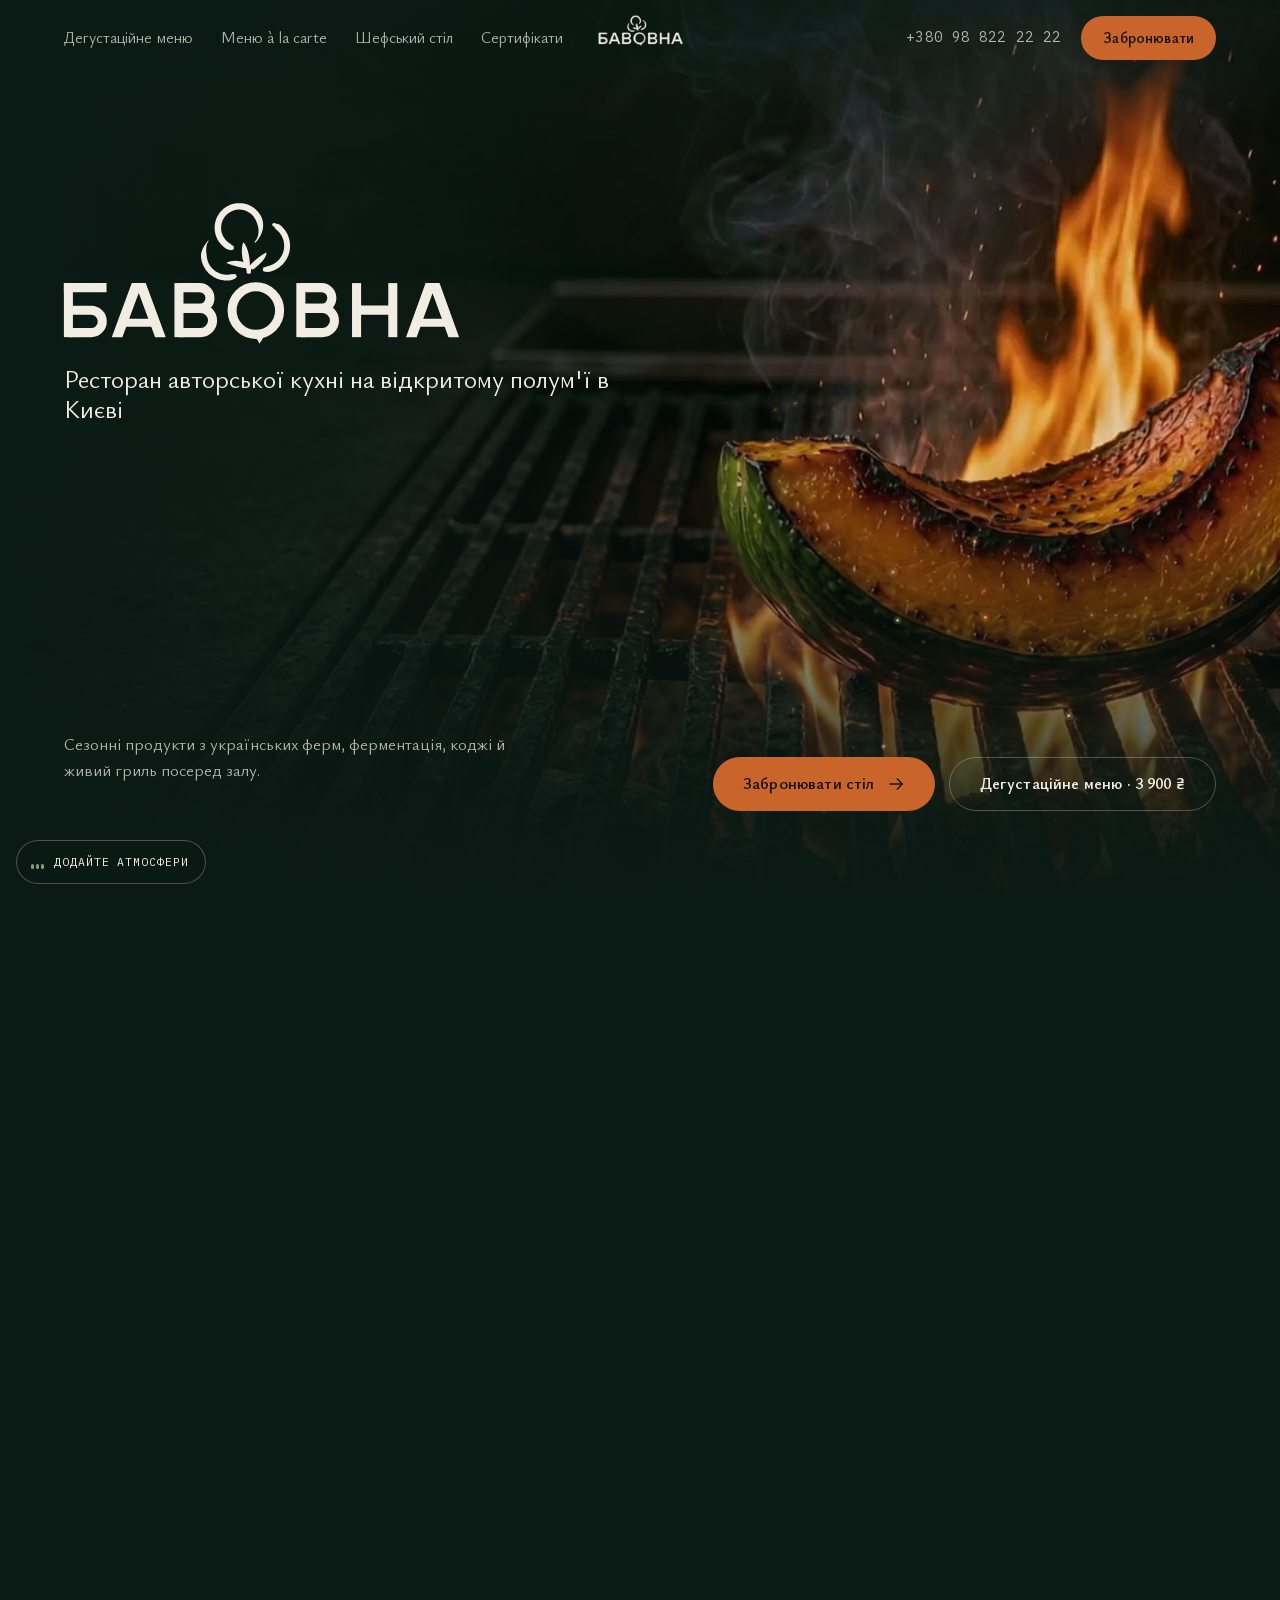
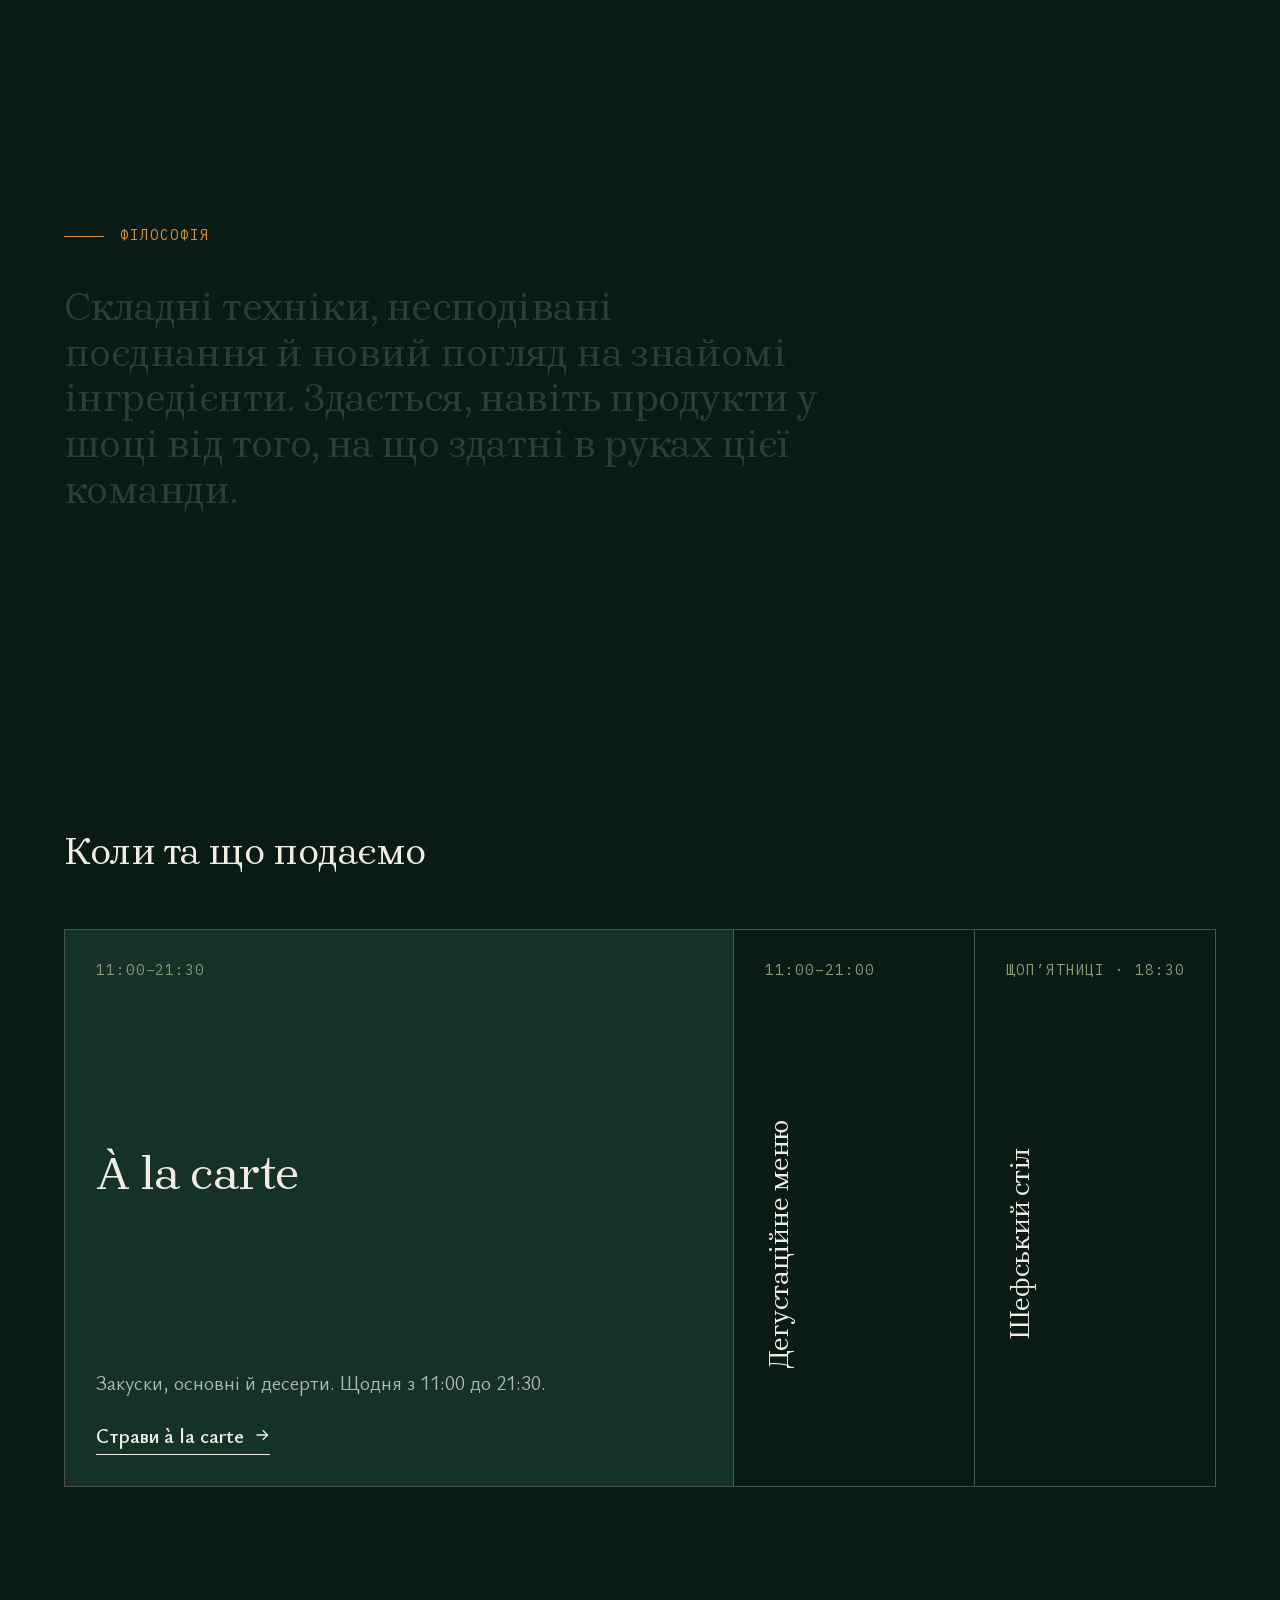
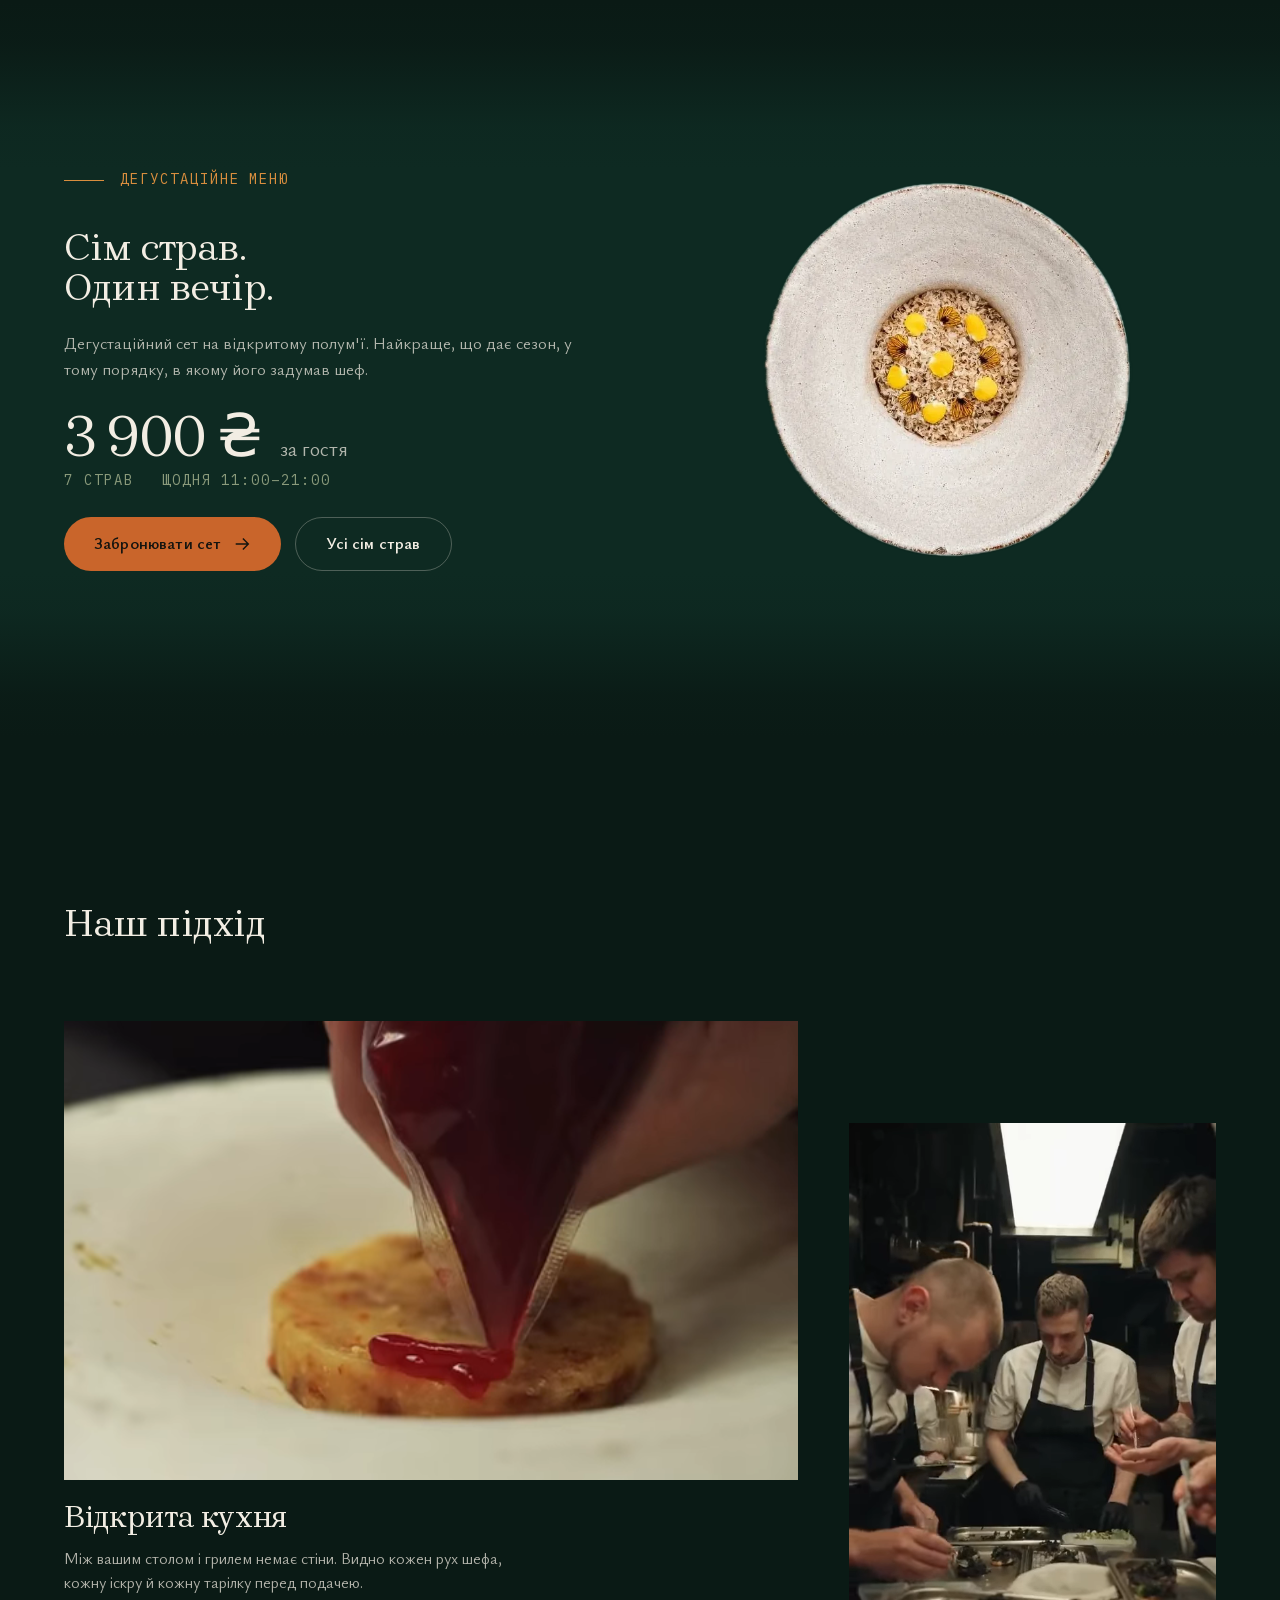
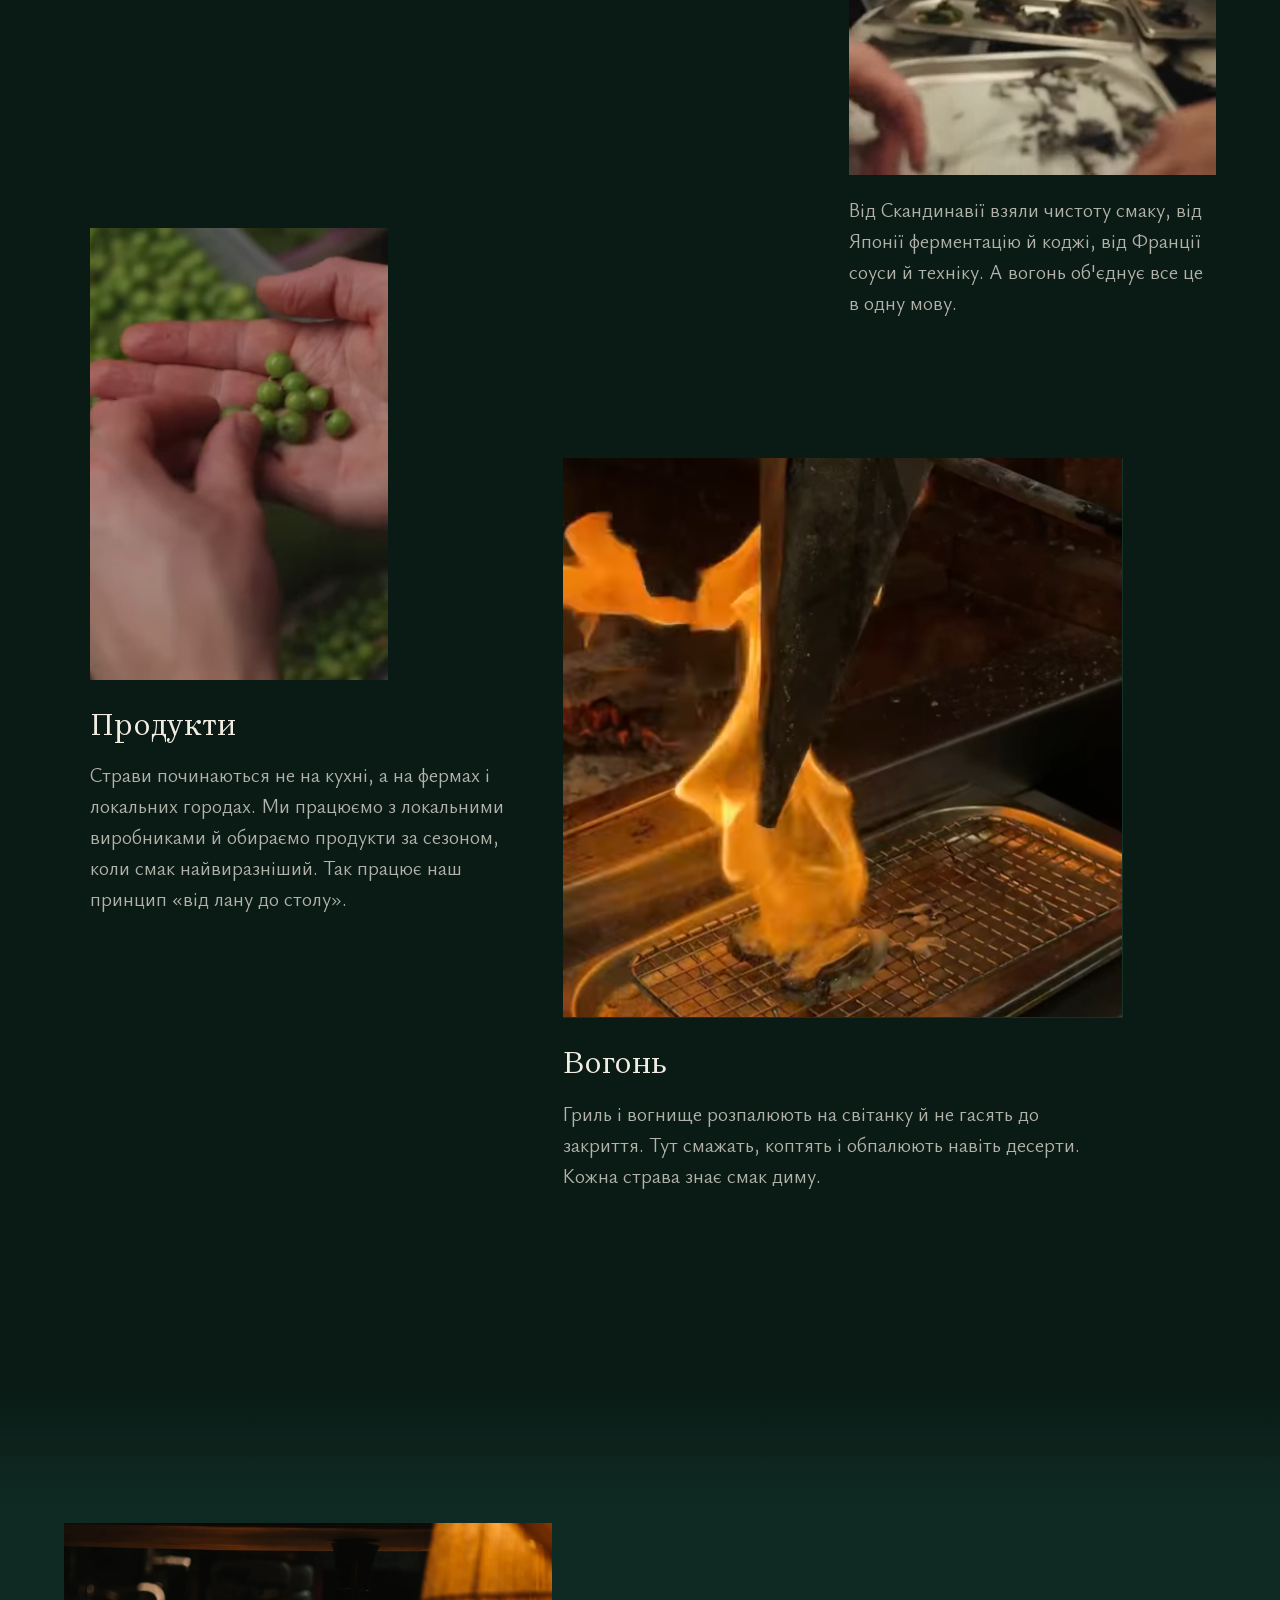
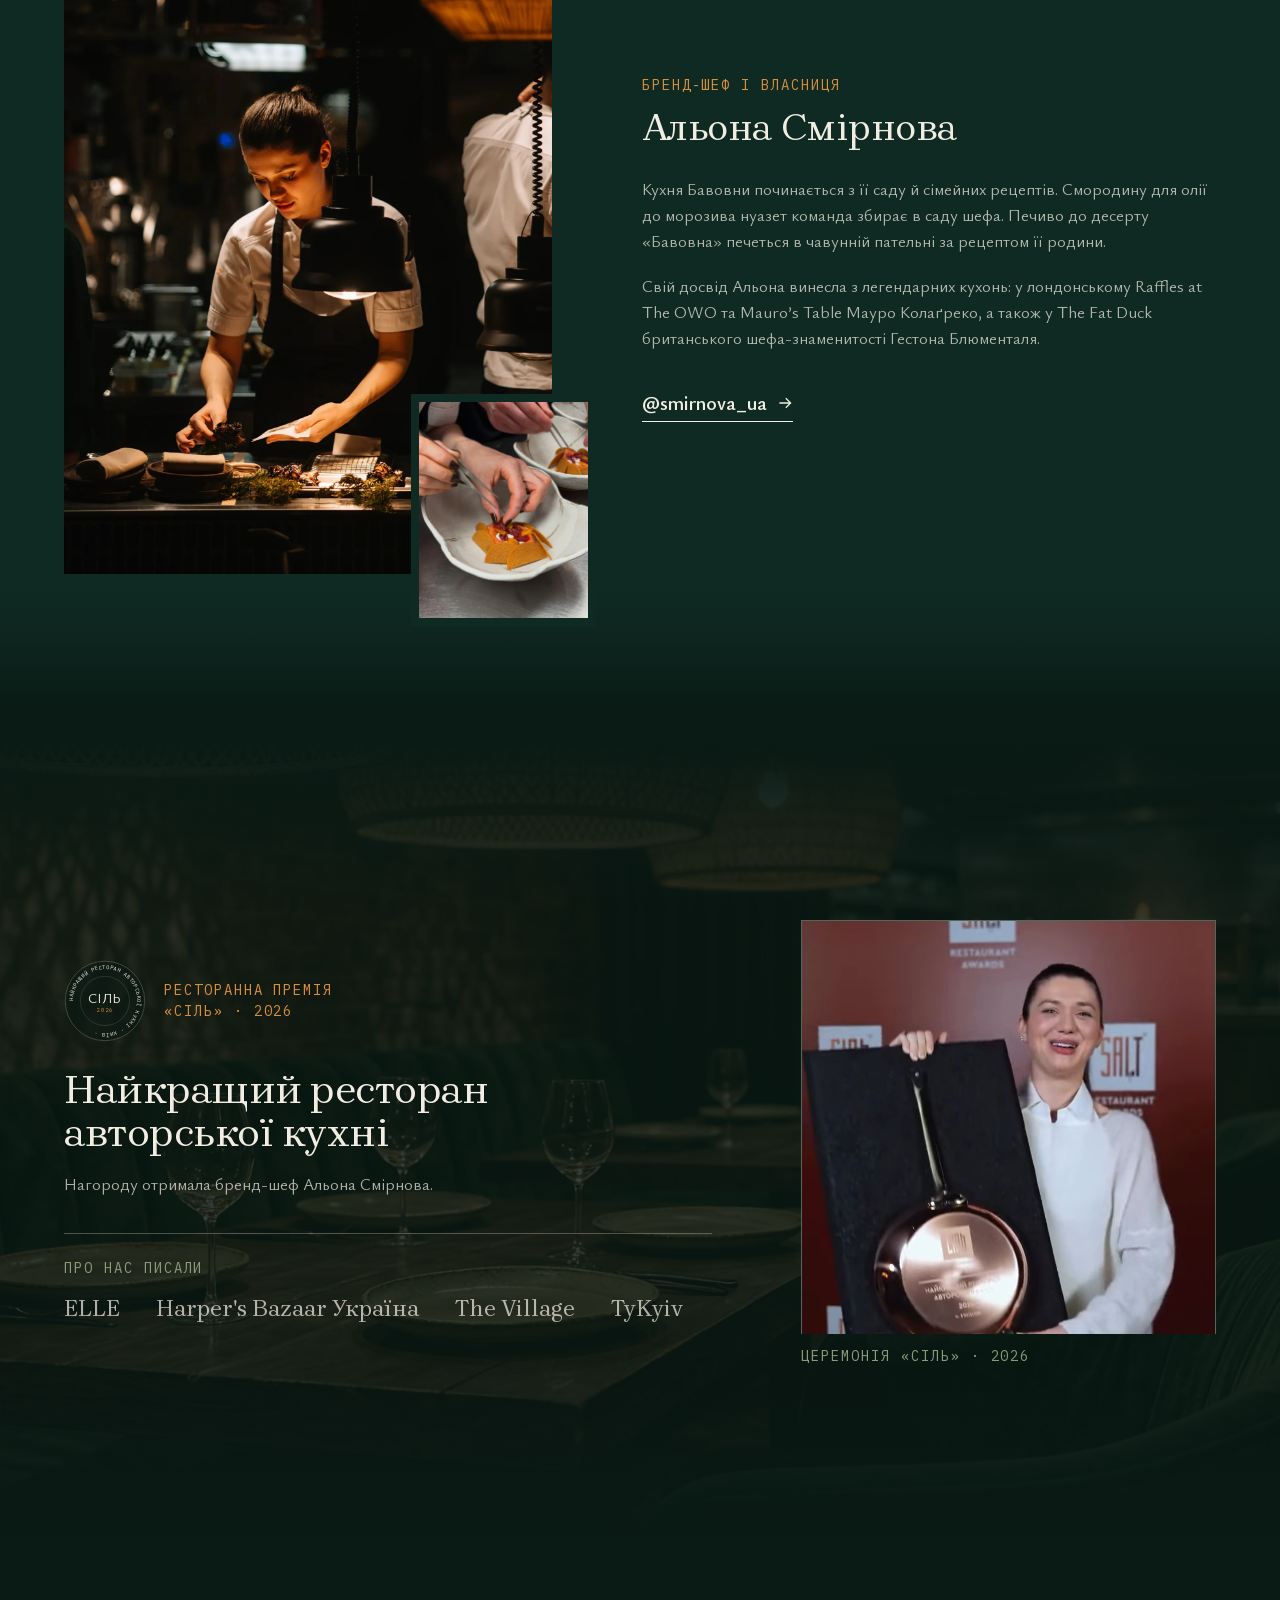
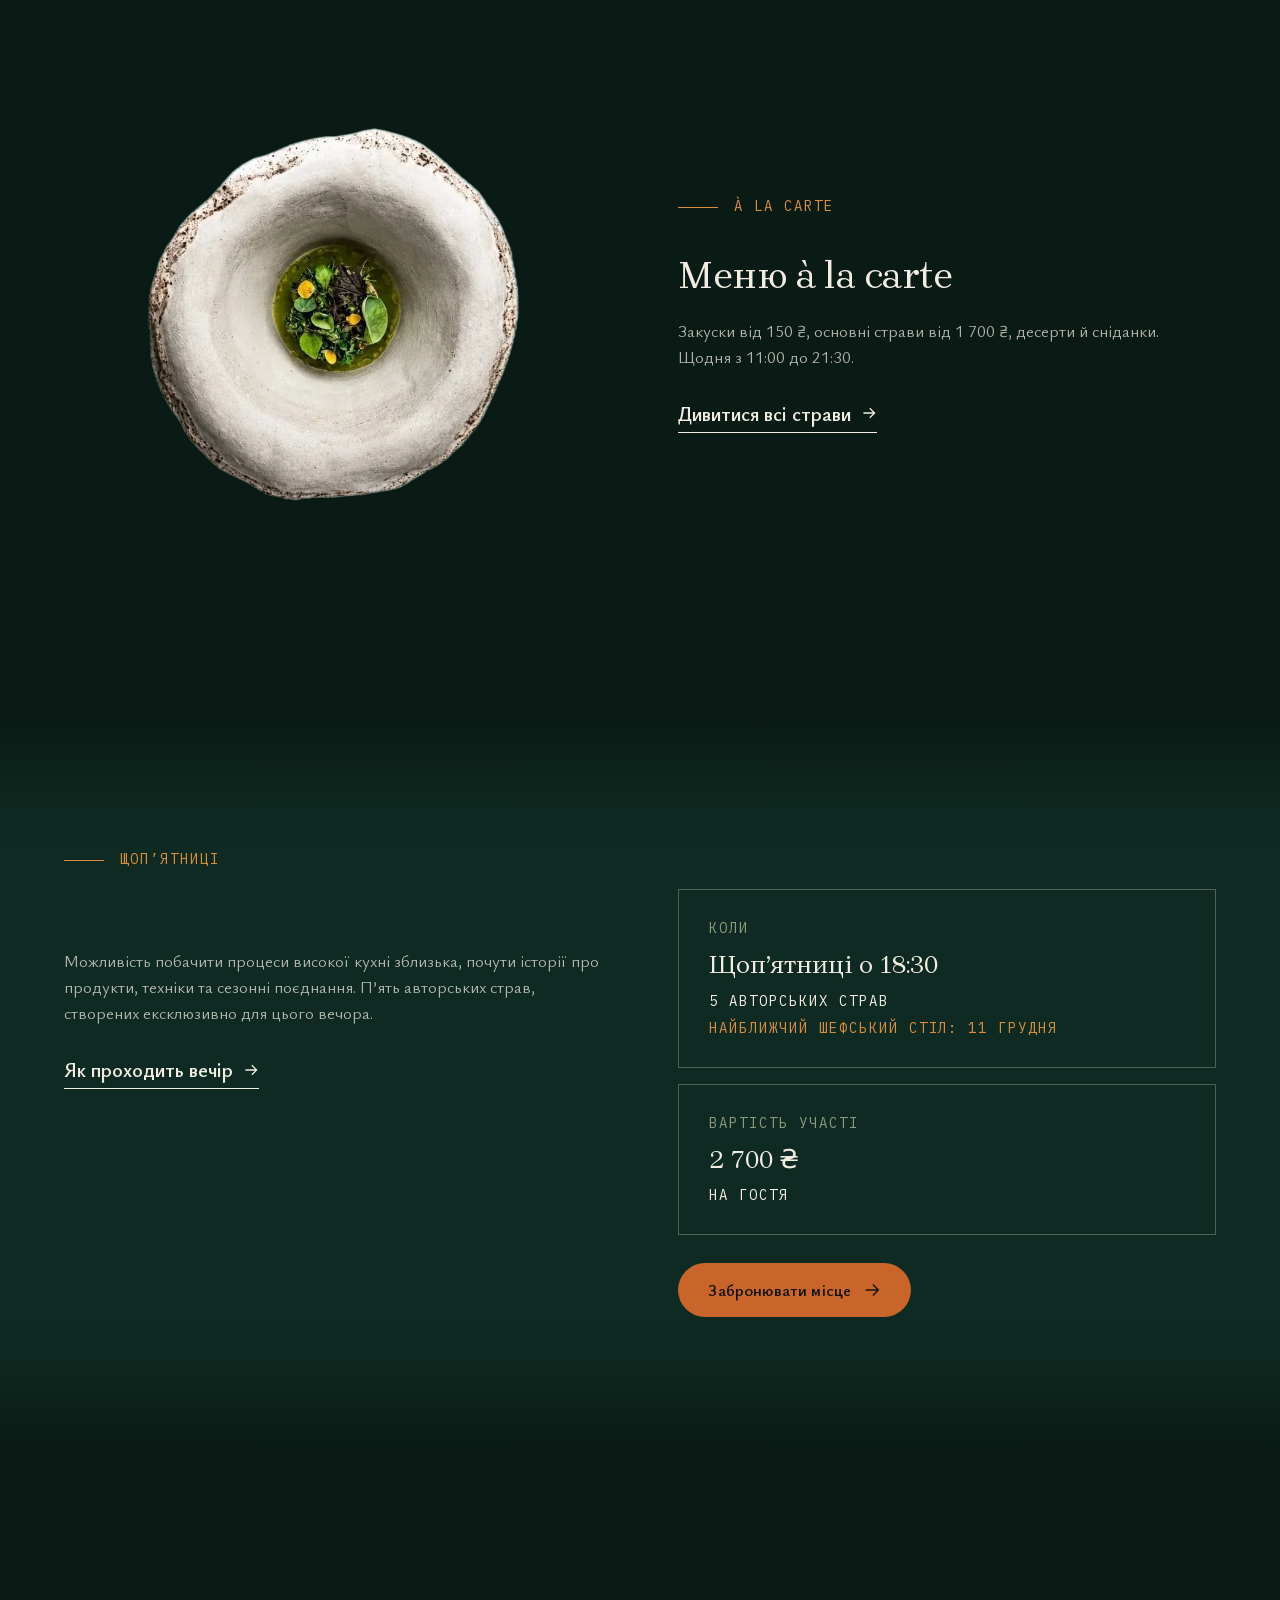
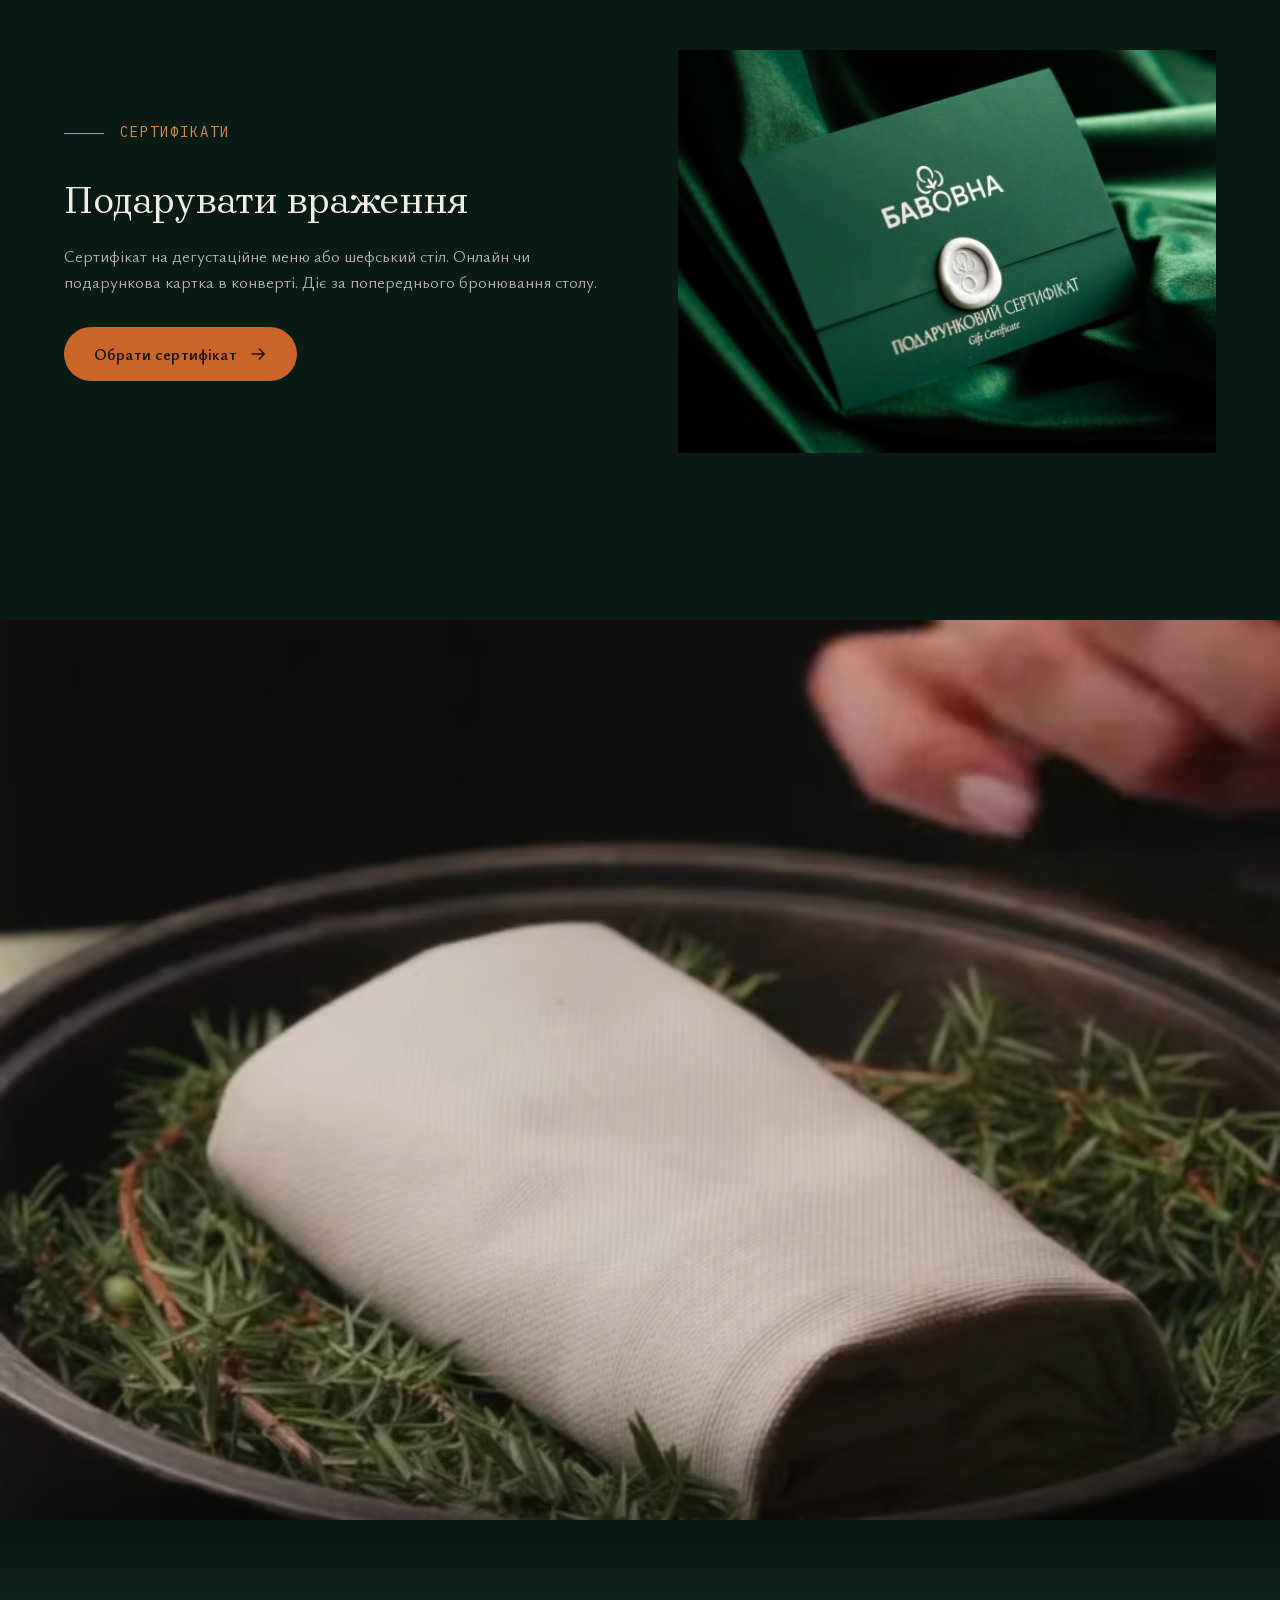
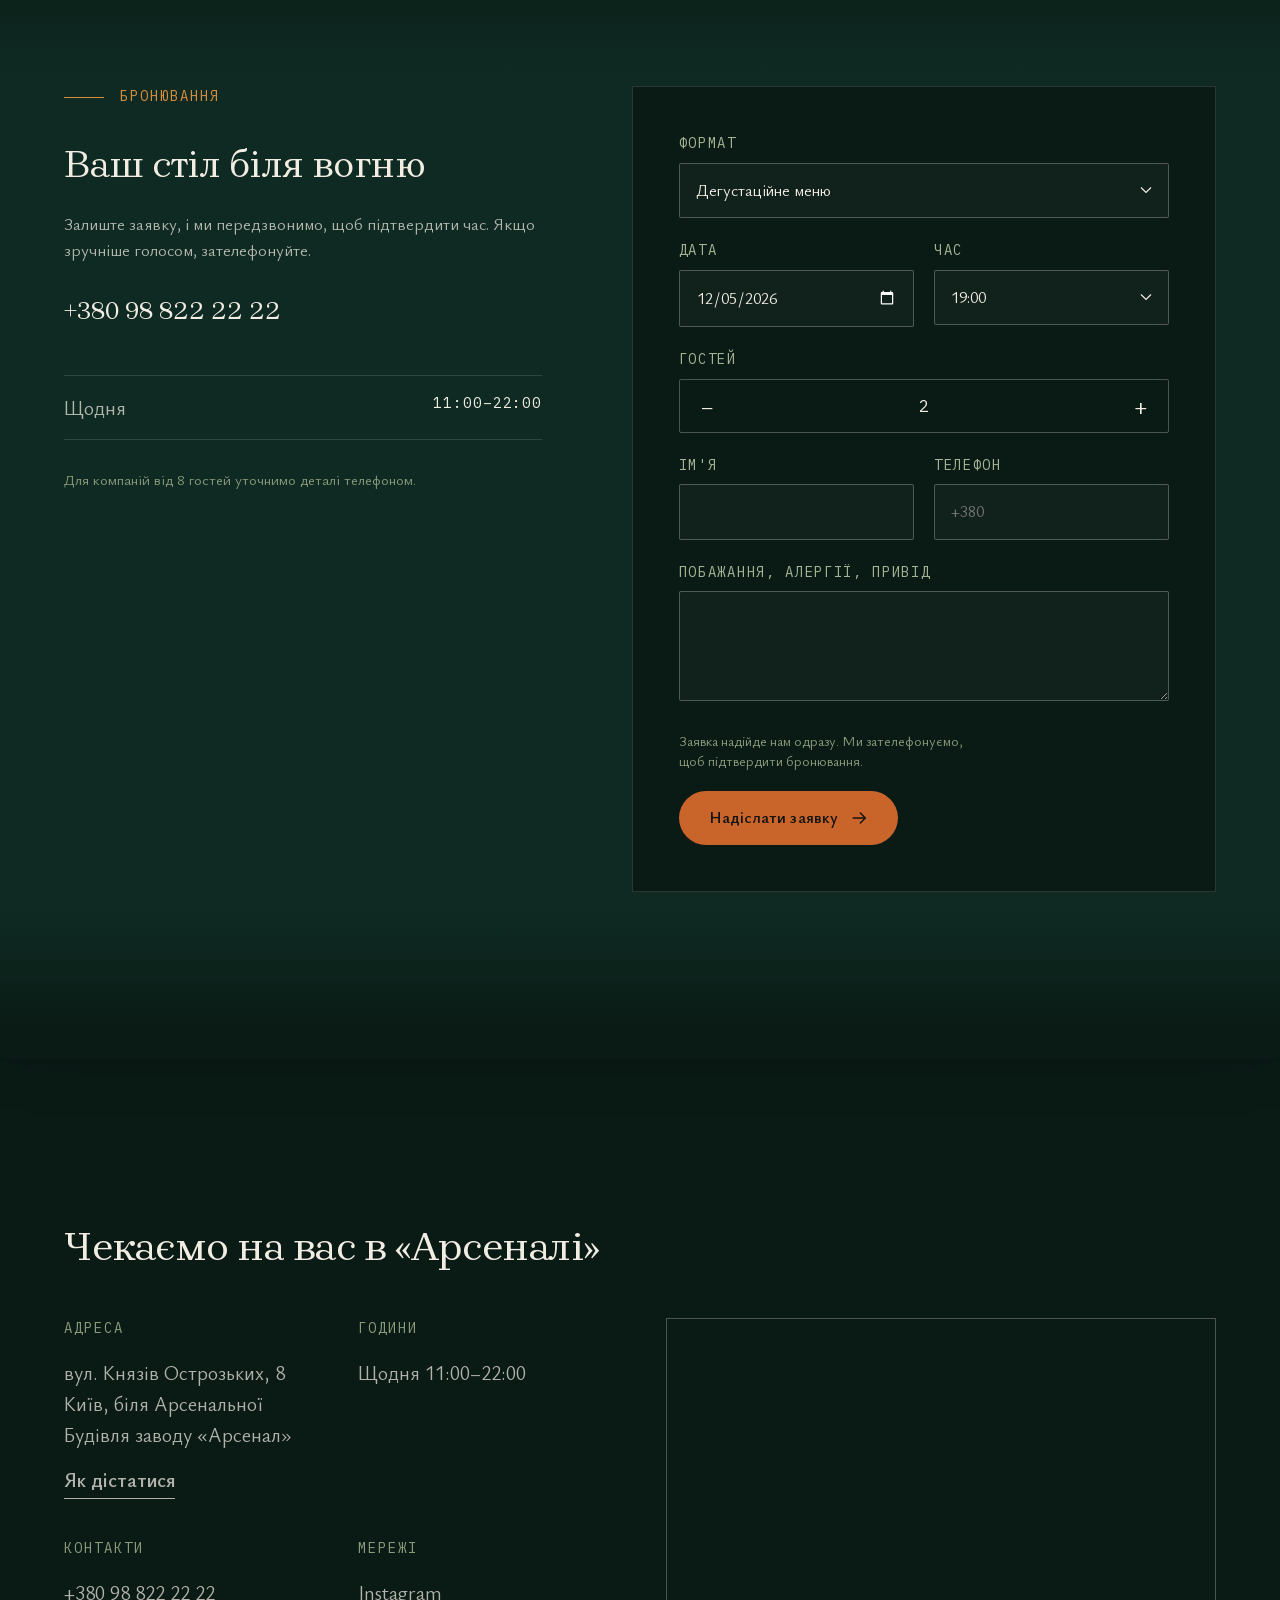
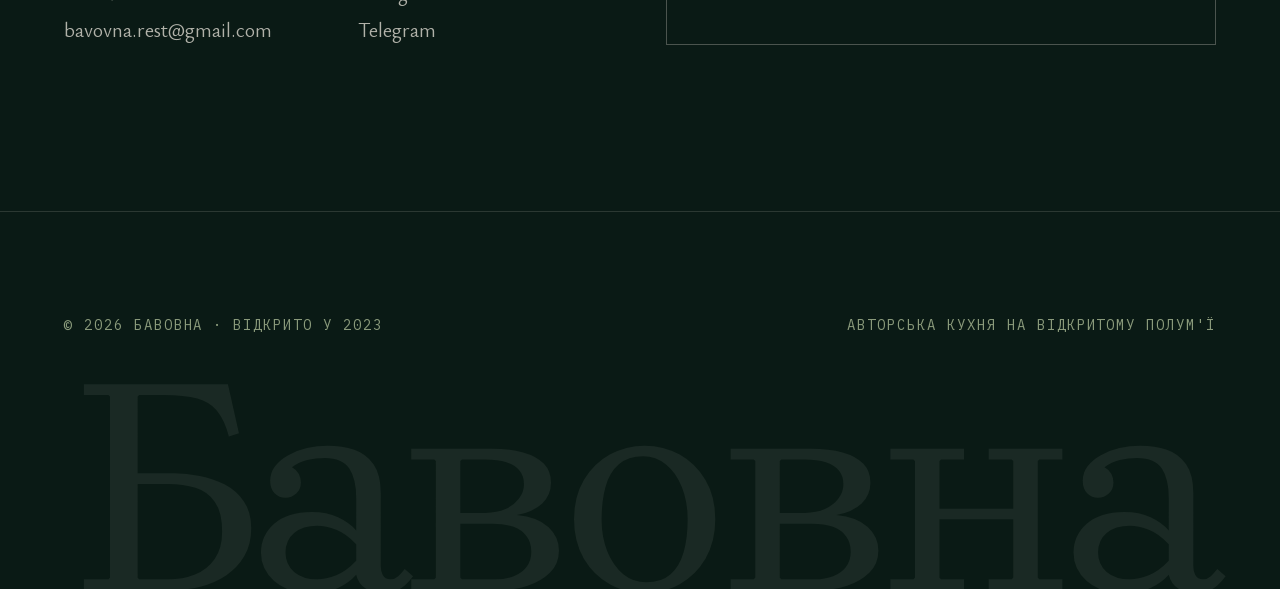
<file: index.html>
<!doctype html>
<html lang="uk" class="no-js">
<head>
<meta charset="utf-8">
<meta name="viewport" content="width=device-width, initial-scale=1, viewport-fit=cover">
<title>Бавовна — ресторан авторської кухні на вогні, Київ</title>
<meta name="description" content="Ресторан авторської кухні на вогні в «Арсеналі», Київ. Дегустаційне меню з 7 страв — 3 900 ₴. Шефський стіл щоп'ятниці. Бронювання онлайн.">
<meta name="theme-color" content="#0a1a15">
<meta property="og:type" content="website">
<meta property="og:site_name" content="Бавовна">
<meta property="og:title" content="Бавовна — ресторан авторської кухні на вогні, Київ">
<meta property="og:description" content="Ресторан авторської кухні на вогні в «Арсеналі», Київ. Сім страв дегустаційного сету, шефський стіл щоп'ятниці — бронюйте онлайн.">
<meta property="og:locale" content="uk_UA">
<meta property="og:url" content="https://alinabeliever.github.io/bavovna/">
<meta property="og:image" content="https://alinabeliever.github.io/bavovna/assets/img/apple-touch-icon.png?v=4">
<meta property="og:image:type" content="image/png">
<meta property="og:image:width" content="180">
<meta property="og:image:height" content="180">
<meta property="og:image:alt" content="Бавовна">
<meta name="twitter:card" content="summary">
<meta name="twitter:image" content="https://alinabeliever.github.io/bavovna/assets/img/apple-touch-icon.png?v=4">
<link rel="canonical" href="https://alinabeliever.github.io/bavovna/">
<script>try{history.scrollRestoration='manual'}catch(e){}document.documentElement.className = 'js';try{var n=performance.getEntriesByType('navigation')[0];var dl=location.hash.length>1||/[?&]format=/.test(location.search);if((!dl&&!sessionStorage.getItem('bv-seen')||(n&&n.type==='reload'))&&!matchMedia('(prefers-reduced-motion: reduce)').matches)document.documentElement.classList.add('loading')}catch(e){}</script>
<link rel="preload" href="assets/img/logo-mark.png" as="image" fetchpriority="high">
<link rel="preload" href="assets/img/logo-hero.svg" as="image" fetchpriority="high">
<link rel="preload" href="assets/img/hero-poster.jpg" as="image" fetchpriority="high" media="(min-width: 861px)">
<link rel="preload" href="assets/img/hero-poster-m.jpg" as="image" fetchpriority="high" media="(max-width: 860px)">
<link rel="preload" href="assets/fonts/brygada-1918-normal-400-600-cyrillic.woff2" as="font" type="font/woff2" crossorigin>
<link rel="preload" href="assets/fonts/ysabeau-office-normal-300-600-cyrillic.woff2" as="font" type="font/woff2" crossorigin>
<link rel="icon" href="assets/img/favicon-32.png?v=3" type="image/png" sizes="32x32">
<link rel="icon" href="assets/img/favicon-192.png?v=3" type="image/png" sizes="192x192">
<style>html{background:#0a1a15}.css-wait body>:not(.loader){visibility:hidden}.loader{position: fixed;inset: 0;z-index: 1000;display: none;place-items: center;background: #0a1a15}.js.loading .loader,.js .loader.is-open,.js .loader.is-fly{display: grid}.loader.is-fly{background: transparent;pointer-events: none}.loader.is-fly::before{opacity: 0;transition: opacity .9s ease .15s}.loader.is-open{background: transparent;pointer-events: none;animation: loaderOpen 1.8s linear forwards}.loader__mark{width: clamp(84px,14vw,140px);height: auto;opacity: 0;filter: brightness(.6) drop-shadow(0 0 0 rgba(222,122,60,0));animation: spark .8s ease-out .05s forwards;position: relative;z-index: 1}.loader.is-open .loader__mark{animation: markBurn 1s ease-in forwards}.js.loading .loader .loader__mark{animation: spark .8s ease-out .05s forwards,ember 1.4s ease-in-out .85s infinite alternate}@keyframes ember{from{opacity: 1;transform: scale(1);filter: brightness(1.15) drop-shadow(0 0 14px rgba(222,122,60,.6))}to{opacity: 1;transform: scale(1.03);filter: brightness(1.4) drop-shadow(0 0 26px rgba(240,140,70,.9))}}.loader::before{content: '';position: absolute;inset: 0;background: #0a1a15;z-index: -1}.loader__bar{position: absolute;left: 50%;top: calc(50% + clamp(52px,7vw,76px));width: clamp(96px,12vw,140px);height: 2px;margin-left: calc(clamp(96px,12vw,140px) / -2);background: rgba(240,232,218,.12);border-radius: 2px;overflow: hidden;z-index: 1;opacity: 0;animation: barIn .4s ease .3s forwards;transition: opacity .35s ease}.loader__bar i{position: absolute;inset: 0;background: linear-gradient(90deg,rgba(222,122,60,.6),rgb(240,150,80));transform-origin: 0 50%;transform: scaleX(0);box-shadow: 0 0 10px rgba(240,140,70,.7)}.loader__bar::after{content: '';position: absolute;top: 0;bottom: 0;left: 0;width: 40%;background: linear-gradient(90deg,transparent,rgba(255,220,170,.55),transparent);transform: translateX(-100%);animation: barShine 1.2s ease-in-out infinite;will-change: transform}.loader.is-fly .loader__bar,.loader.is-open .loader__bar{opacity: 0 !important;animation: none}@keyframes barIn{to{opacity: 1}}@keyframes barShine{from{transform: translateX(-100%)}to{transform: translateX(250%)}}.loader.is-open::before{animation: smokeOut 1.5s ease-in .35s forwards}.loader::after{content: '';position: absolute;left: 50%;top: 50%;width: 60vmax;height: 60vmax;margin: -30vmax 0 0 -30vmax;border-radius: 50%;opacity: 0;z-index: 0;pointer-events: none;background: radial-gradient(circle,rgba(255,214,150,.95) 0,rgba(240,130,60,.65) 18%,rgba(120,50,30,.35) 40%,rgba(40,40,40,0) 68%)}.loader.is-open::after{animation: flare 1.5s ease-out forwards}@keyframes markBurn{0%{opacity: 1;transform: scale(1);filter: brightness(1.15) drop-shadow(0 0 14px rgba(222,122,60,.6))}30%{opacity: 1;transform: scale(1.12);filter: brightness(3) drop-shadow(0 0 40px rgba(255,170,90,1))}100%{opacity: 0;transform: translateY(-40px) scale(1.5);filter: brightness(.4) blur(14px) drop-shadow(0 0 0 rgba(0,0,0,0))}}@keyframes flare{0%{opacity: 0;transform: scale(.2)}25%{opacity: 1;transform: scale(.7)}100%{opacity: 0;transform: translateY(-8vmax) scale(1.6);filter: blur(30px)}}@keyframes smokeOut{0%{opacity: 1;filter: blur(0);transform: scale(1)}100%{opacity: 0;filter: blur(26px);transform: translateY(-4%) scale(1.12)}}@keyframes loaderOpen{0%,99%{visibility: visible}100%{visibility: hidden}}@keyframes spark{0%{opacity: 0;transform: scale(.88);filter: brightness(.6) drop-shadow(0 0 0 rgba(222,122,60,0))}45%{opacity: 1;filter: brightness(1) drop-shadow(0 0 4px rgba(222,122,60,.5))}70%{opacity: 1;transform: scale(1.04);filter: brightness(1.5) drop-shadow(0 0 28px rgba(222,122,60,.95))}100%{opacity: 1;transform: scale(1);filter: brightness(1.15) drop-shadow(0 0 14px rgba(222,122,60,.6))}}</style>
<script>/* з лоадером стилі не блокують перший показ: одразу темний екран, а main.js стартує лише після стилів */
(function(){var r=document.documentElement,w=r.classList.contains('loading'),c=window.bvCss={n:0,ok:!w,q:[]};
var go=function(){if(c.ok)return;c.ok=true;r.classList.remove('css-wait');var q=c.q;c.q=[];for(var i=0;i<q.length;i++)q[i]()};
window.bvCssOk=function(l){l.media='all';if(++c.n>=2)go()};
var a=w?' media="print" onload="bvCssOk(this)" onerror="bvCssOk(this)"':'';
if(w){r.classList.add('css-wait');setTimeout(go,10000);document.write('<link rel="preload" as="style" href="assets/css/style.css?v=2728" fetchpriority="high"><link rel="preload" as="style" href="assets/css/fonts.css" fetchpriority="high">')}
document.write('<link rel="stylesheet" href="assets/css/fonts.css"'+a+'><link rel="stylesheet" href="assets/css/style.css?v=2728"'+a+'>')})()</script>
<noscript><link rel="stylesheet" href="assets/css/fonts.css"><link rel="stylesheet" href="assets/css/style.css?v=2728"></noscript>
<script src="assets/js/lenis.min.js" defer></script>
<script src="assets/js/main.js?v=2732" defer></script>
<script type="application/ld+json">
{
  "@context": "https://schema.org",
  "@type": "Restaurant",
  "name": "Бавовна",
  "description": "Ресторан авторської кухні на відкритому полум'ї в Києві.",
  "url": "https://alinabeliever.github.io/bavovna/",
  "hasMenu": "https://alinabeliever.github.io/bavovna/menu/",
  "hasMap": "https://www.google.com/maps/place/Bavovna+-+Restoratsiya+Avtors%CA%B9koyi+Kukhni/@50.4409821,30.5420261,17z/data=!3m1!4b1!4m6!3m5!1s0x40d4cf16105d7abf:0x4e1b4c95d91ad255!8m2!3d50.4409787!4d30.544601",
  "acceptsReservations": true,
  "servesCuisine": ["Авторська кухня", "Кухня на відкритому вогні"],
  "priceRange": "₴₴₴",
  "telephone": "+380988222222",
  "email": "bavovna.rest@gmail.com",
  "image": "https://alinabeliever.github.io/bavovna/assets/img/og.jpg?v=2",
  "geo": { "@type": "GeoCoordinates", "latitude": 50.4409787, "longitude": 30.544601 },
  "address": { "@type": "PostalAddress", "streetAddress": "вул. Князів Острозьких, 8", "addressLocality": "Київ", "postalCode": "02000", "addressCountry": "UA" },
  "openingHoursSpecification": [{ "@type": "OpeningHoursSpecification", "dayOfWeek": ["Monday","Tuesday","Wednesday","Thursday","Friday","Saturday","Sunday"], "opens": "11:00", "closes": "22:00" }],
  "sameAs": ["https://www.instagram.com/bavovna.rest", "https://t.me/BavovnaRest"]
}
</script>
</head>
<body>
<div class="loader" id="loader" aria-hidden="true"><img class="loader__mark" src="[data-uri]" alt="" fetchpriority="high" width="104" height="52"><span class="loader__bar"><i></i></span></div>
<a class="skip" href="#main">До змісту</a>

<header class="hdr" id="hdr">
  <div class="wrap hdr__in">
    <a class="brand" href="./" aria-label="Бавовна, на головну">
      <img src="assets/img/logo-mark.png" alt="Бавовна" width="104" height="52">
    </a>
    <nav class="nav" aria-label="Основна навігація">
      <a href="degustatsiine-menu/">Дегустаційне меню</a>
      <a href="menu/">Меню à la carte</a>
      <a href="shefskyi-stil/">Шефський стіл</a>
      <a href="sertyfikaty/">Сертифікати</a>
    </nav>
    <div class="hdr__r">
      <a class="hdr__tel" href="tel:+380988222222">+380 98 822 22 22</a>
      <a class="btn btn--primary btn--sm" href="#book">Забронювати</a>
      <button class="burger" id="burger" aria-label="Меню" aria-expanded="false" aria-controls="drawer"><i></i><i></i></button>
    </div>
  </div>
</header>

<div class="drawer" id="drawer">
  <a class="d-link" href="degustatsiine-menu/">Дегустаційне меню</a>
  <a class="d-link" href="menu/">Меню à la carte</a>
  <a class="d-link" href="shefskyi-stil/">Шефський стіл</a>
  <a class="d-link" href="sertyfikaty/">Сертифікати</a>
  <a class="d-link" href="#visit">Контакти</a>
  <a class="btn btn--primary" href="#book">Забронювати стіл</a>
  <p class="mono">Щодня 11:00–22:00<br>Київ, «Арсенал»</p>
</div>

<main id="main">

  <!-- ============ HERO ============ -->
  <section class="hero" id="top">
   <div class="hero__stick">
    <div class="hero__media" aria-hidden="true">
      <!-- відео-розріз підключає main.js на всіх пристроях -->
      <video id="heroVid" muted playsinline preload="none"></video>
      <img class="hero__still hero__still--first" id="heroFirst" alt="" decoding="async">
      <img class="hero__still hero__still--last" id="heroLast" alt="" decoding="async">
    </div>
    <canvas class="hero__sparks" id="heroSparks" aria-hidden="true"></canvas>

    <div class="wrap hero__in">
      <h1 class="hero__h1"><span class="hero__title"><img src="assets/img/logo-hero.svg" alt="Бавовна" width="456" height="164" fetchpriority="high" decoding="async"></span><span class="hero__kw">Ресторан авторської кухні на відкритому полум'ї в Києві</span></h1>
      <div class="hero__row">
        <div class="hero__sub">
          <p>Сезонні продукти з українських ферм, ферментація, коджі й живий гриль посеред залу.</p>
        </div>
        <div class="hero__cta">
          <a class="btn btn--primary" href="#book">Забронювати стіл <svg viewBox="0 0 20 20" fill="none" stroke="currentColor" stroke-width="1.6" aria-hidden="true"><path d="M3 10h14M11 4l6 6-6 6"/></svg></a>
          <a class="btn btn--ghost" href="degustatsiine-menu/">Дегустаційне меню · 3 900 ₴</a>
        </div>
      </div>
    </div>
    <div class="hero__end" id="heroEnd">
      <div class="wrap"><p class="h-xl">Кожна страва<br>проходить через <em>вогонь.</em></p></div>
    </div>
   </div>
  </section>

  <!-- ============ МАНІФЕСТ ============ -->
  <section class="manifest" aria-labelledby="mf">
    <div class="wrap">
      <p class="mono mono--ochre sec-label">Філософія</p>
      <h2 class="manifest__txt" id="mf" data-words>Складні техніки, несподівані поєднання й новий погляд на знайомі інгредієнти. Здається, навіть продукти у шоці від того, на що здатні в руках цієї команди.</h2>
    </div>
  </section>

  <!-- ============ ГРАФІК ============ -->
  <section class="sec hours-sec" id="hours" aria-labelledby="hr">
    <div class="wrap">
      <h2 class="h-xl" id="hr">Коли та що подаємо</h2>
      <div class="slots" id="slots">
        <article class="slot on">
          <span class="slot__t mono mono--sage">11:00–21:30</span>
          <h3 class="slot__name"><button type="button" class="slot__btn" aria-expanded="true" aria-controls="sl-a">À la carte</button></h3>
          <div class="slot__body" id="sl-a">
            <p>Закуски, основні й десерти. Щодня з 11:00 до 21:30.</p>
            <a class="link" href="menu/">Страви à la carte <svg viewBox="0 0 20 20" fill="none" stroke="currentColor" stroke-width="1.6" aria-hidden="true"><path d="M3 10h14M11 4l6 6-6 6"/></svg></a>
          </div>
        </article>
        <article class="slot">
          <span class="slot__t mono mono--sage">11:00–21:00</span>
          <h3 class="slot__name slot__name--cyr"><button type="button" class="slot__btn" aria-expanded="false" aria-controls="sl-t">Дегустаційне меню</button></h3>
          <div class="slot__body" id="sl-t">
            <p>Дегустаційний сет із семи страв на відкритому полум'ї за 3 900 ₴ на гостя.</p>
            <a class="link" href="degustatsiine-menu/">Страви дегустаційного меню <svg viewBox="0 0 20 20" fill="none" stroke="currentColor" stroke-width="1.6" aria-hidden="true"><path d="M3 10h14M11 4l6 6-6 6"/></svg></a>
          </div>
        </article>
        <article class="slot">
          <span class="slot__t mono mono--sage">Щоп’ятниці · 18:30</span>
          <h3 class="slot__name slot__name--cyr"><button type="button" class="slot__btn" aria-expanded="false" aria-controls="sl-c">Шефський стіл</button></h3>
          <div class="slot__body" id="sl-c">
            <p>П’ять авторських страв, створених для цього вечора, за 2 700 ₴ на гостя. Готуємо просто перед вами.</p>
            <p class="slot__next mono mono--ochre">Найближчий шефський стіл: <span data-next-fri>27 листопада</span></p>
            <a class="link" href="shefskyi-stil/">Про шефський стіл <svg viewBox="0 0 20 20" fill="none" stroke="currentColor" stroke-width="1.6" aria-hidden="true"><path d="M3 10h14M11 4l6 6-6 6"/></svg></a>
          </div>
        </article>
      </div>
    </div>
  </section>

  <!-- ============ ДЕГУСТАЦІЙНЕ МЕНЮ ============ -->
  <section class="sec sec--surface" id="menu-vrazhen" aria-labelledby="mv">
    <div class="wrap teaser">
      <div data-r>
        <p class="mono mono--ochre sec-label">Дегустаційне меню</p>
        <h2 class="h-xl" id="mv">Сім страв.<br>Один вечір.</h2>
        <p class="lede">Дегустаційний сет на відкритому полум'ї. Найкраще, що дає сезон, у тому порядку, в якому його задумав шеф.</p>
        <div class="acts__price"><strong>3 900 ₴</strong><span>за гостя</span></div>
        <div class="acts__meta"><span class="mono mono--sage">7 страв</span><span class="mono mono--sage">Щодня 11:00–21:00</span></div>
        <div class="cta-row" style="margin-top:0"><a class="btn btn--primary" href="#book" data-format="Дегустаційне меню">Забронювати сет <svg viewBox="0 0 20 20" fill="none" stroke="currentColor" stroke-width="1.6" aria-hidden="true"><path d="M3 10h14M11 4l6 6-6 6"/></svg></a><a class="btn btn--ghost" href="degustatsiine-menu/">Усі сім страв</a></div>
      </div>
      <div class="teaser__img rot" data-r data-rot="2000" style="--d:.12s">
        <img class="on" src="assets/img/cut/mv7.webp" alt="Мінардіс: три цукерки, що завершують дегустаційне меню" width="541" height="606" loading="lazy">
        <img src="assets/img/cut/mv3.webp" alt="Страва дегустаційного меню на відкритому полум'ї" width="599" height="608" loading="lazy">
        <img src="assets/img/cut/mv5.webp" alt="Страва дегустаційного меню від шефа" width="1019" height="530" loading="lazy">
      </div>
    </div>
  </section>

  <!-- ============ ТРИ РЕЧІ ============ -->
  <section class="sec" aria-labelledby="pl">
    <div class="wrap">
      <div class="pillars__head"><h2 class="h-xl" id="pl">Наш підхід</h2></div>
    </div>
    <div class="wrap">
    <div class="pillars__top">
    <article class="pillar pillar--fire" data-r>
      <div class="pillar__bg" aria-hidden="true"><video muted loop playsinline preload="none" data-lazyplay poster="assets/img/chef.webp"><source src="assets/video/kitchen.mp4" type="video/mp4"><source src="assets/video/kitchen.webm" type="video/webm"></video></div>
      <div class="pillar__txt">
        <h3>Відкрита кухня</h3>
        <p>Між вашим столом і грилем немає стіни. Видно кожен рух шефа, кожну іскру й кожну тарілку перед подачею.</p>
      </div>
    </article>
    <article class="pillar pillar--team" data-r style="--d:.12s">
      <div class="pillar__media"><video muted loop playsinline preload="none" data-lazyplay poster="assets/img/team-poster.jpg" width="540" height="960" aria-label="Команда Бавовни на кухні"><source src="assets/video/team.mp4" type="video/mp4"><source src="assets/video/team.webm" type="video/webm"></video></div>
      <h3 class="pillar__h-mob">Команда</h3>
      <p>Від Скандинавії взяли чистоту смаку, від Японії ферментацію й коджі, від Франції соуси й техніку. А вогонь об'єднує все це в одну мову.</p>
    </article>
    </div>
    </div>
    <div class="wrap">
      <div class="pillars__duo">
        <article class="pillar pillar--farm" data-r>
          <div class="pillar__media"><video muted loop playsinline preload="none" data-lazyplay poster="assets/img/farm-poster.jpg" aria-label="Ферментація зеленої смородини"><source src="assets/video/farm.mp4" type="video/mp4"><source src="assets/video/farm.webm" type="video/webm"></video></div>
          <h3>Продукти</h3>
          <p>Страви починаються не на кухні, а на фермах і локальних городах. Ми працюємо з локальними виробниками й обираємо продукти за сезоном, коли смак найвиразніший. Так працює наш принцип «від лану до столу».</p>
        </article>
        <article class="pillar pillar--kitchen" data-r style="--d:.12s">
          <div class="pillar__media"><video muted loop playsinline preload="none" data-lazyplay poster="assets/img/macro.webp"><source src="assets/video/fire.mp4" type="video/mp4"><source src="assets/video/fire.webm" type="video/webm"></video></div>
          <h3>Вогонь</h3>
          <p>Гриль і вогнище розпалюють на світанку й не гасять до закриття. Тут смажать, коптять і обпалюють навіть десерти. Кожна страва знає смак диму.</p>
        </article>
      </div>
    </div>
  </section>

  <!-- ============ ШЕФ ============ -->
  <section class="sec sec--surface" id="chef" aria-labelledby="ch">
    <div class="wrap chef__grid">
      <div class="chef__photo" data-r>
        <img src="assets/img/chef.webp" alt="Шеф Альона Смірнова працює над тарілкою на відкритій кухні" loading="lazy">
        <img class="chef__mini" src="assets/img/hands.webp" alt="Руки команди викладають страву пінцетом" loading="lazy">
      </div>
      <div class="chef__txt" data-r>
        <p class="mono mono--ochre">Бренд-шеф і власниця</p>
        <h2 class="h-xl" id="ch">Альона Смірнова</h2>
        <p class="lede">Кухня Бавовни починається з її саду й сімейних рецептів. Смородину для олії до морозива нуазет команда збирає в саду шефа. Печиво до десерту «Бавовна» печеться в чавунній пательні за рецептом її родини.</p>
        <p class="lede">Свій досвід Альона винесла з легендарних кухонь: у лондонському Raffles at The OWO та Mauro’s Table Мауро Колаґреко, а також у The Fat Duck британського шефа-знаменитості Гестона Блюменталя.</p>
        <a class="link" href="https://www.instagram.com/smirnova_ua" target="_blank" rel="noopener">@smirnova_ua <svg viewBox="0 0 20 20" fill="none" stroke="currentColor" stroke-width="1.6" aria-hidden="true"><path d="M3 10h14M11 4l6 6-6 6"/></svg></a>
      </div>
    </div>
  </section>

  <!-- ============ НАГОРОДА ============ -->
  <section class="award" aria-labelledby="aw">
    <div class="award__bg" aria-hidden="true"><img src="assets/img/interior.webp" alt="" loading="lazy" data-parallax></div>
    <div class="wrap award__in">
      <div class="award__txt" data-r>
        <div class="award__head">
          <svg class="award__seal" viewBox="0 0 200 200" role="img" aria-label="Печатка премії «СІЛЬ» 2026">
            <defs><path id="sealPathB" d="M100,100 m-78,0 a78,78 0 1,1 156,0 a78,78 0 1,1 -156,0"/></defs>
            <circle cx="100" cy="100" r="97" fill="rgba(10,26,21,.6)" stroke="#f2ede3" stroke-opacity=".5"/>
            <circle cx="100" cy="100" r="60" fill="none" stroke="#f2ede3" stroke-opacity=".3"/>
            <g class="seal__ring"><text font-family="IBM Plex Mono, monospace" font-size="13" letter-spacing="1.6" fill="#f2ede3"><textPath href="#sealPathB">НАЙКРАЩИЙ РЕСТОРАН АВТОРСЬКОЇ КУХНІ · КИЇВ ·</textPath></text></g>
            <text x="100" y="106" text-anchor="middle" font-family="Brygada 1918, serif" font-size="34" fill="#f2ede3">СІЛЬ</text>
            <text x="100" y="128" text-anchor="middle" font-family="IBM Plex Mono, monospace" font-size="13" letter-spacing="3" fill="#d98e3e">2026</text>
          </svg>
          <p class="mono mono--ochre">Ресторанна премія «СІЛЬ» · 2026</p>
        </div>
        <h2 class="h-l" id="aw">Найкращий ресторан авторської кухні</h2>
        <p class="lede">Нагороду отримала бренд-шеф Альона Смірнова.</p>
        <!-- TODO: замінити назви на справжні SVG-логотипи видань і додати href на статті про ресторан (посилань у проєкті немає) -->
        <div class="press"><span class="mono mono--sage">Про нас писали</span><span>ELLE</span><span>Harper's Bazaar Україна</span><span>The Village</span><span>TyKyiv</span></div>
      </div>
      <figure class="award__photo" data-r style="--d:.15s">
        <video muted loop playsinline preload="none" poster="assets/img/award.jpg" width="720" height="720" aria-label="Шеф Альона Смірнова радіє з нагородою «Найкращий ресторан авторської кухні 2026»" data-always>
          <source src="assets/video/award.mp4" type="video/mp4">
          <source src="assets/video/award.webm" type="video/webm">
        </video>
        <figcaption class="mono mono--sage">Церемонія «СІЛЬ» · 2026</figcaption>
      </figure>
    </div>
  </section>



  <!-- ============ МЕНЮ À LA CARTE ============ -->
  <section class="sec" id="carte" aria-labelledby="cr">
    <div class="wrap teaser">
      <div class="teaser__img rot" data-r data-rot="2000">
        <img class="on" src="assets/img/cut/c-beef.webp" alt="Яловичина з вогнища, равіоль з буряку та гель з ревеню" width="628" height="627" loading="lazy">
        <img src="assets/img/cut/c-oyster.webp" alt="Устриця з меню à la carte" width="654" height="655" loading="lazy">
        <img src="assets/img/cut/c-trout.webp" alt="Форель з меню à la carte" width="550" height="544" loading="lazy">
        <img src="assets/img/cut/c-quail.webp" alt="Перепілка з меню à la carte" loading="lazy">
        <img src="assets/img/cut/c-sudak.webp" alt="Судак з меню à la carte" loading="lazy">
      </div>
      <div data-r style="--d:.12s">
        <p class="mono mono--ochre sec-label">À la carte</p>
        <h2 class="h-xl" id="cr">Меню à la carte</h2>
        <p class="lede">Закуски від 150 ₴, основні страви від 1 700 ₴, десерти й сніданки. Щодня з 11:00 до 21:30.</p>
        <p class="teaser__link"><a class="link" href="menu/">Дивитися всі страви <svg viewBox="0 0 20 20" fill="none" stroke="currentColor" stroke-width="1.6" aria-hidden="true"><path d="M3 10h14M11 4l6 6-6 6"/></svg></a></p>
      </div>
    </div>
  </section>

  <!-- ============ ШЕФСЬКИЙ СТІЛ ============ -->
  <section class="sec sec--surface" id="events" aria-labelledby="ev">
    <div class="wrap events__grid">
      <div data-r>
        <p class="mono mono--ochre sec-label">Щоп’ятниці</p>
        <h2 class="h-xl" id="ev">Шефський стіл</h2>
        <p class="lede">Можливість побачити процеси високої кухні зблизька, почути історії про продукти, техніки та сезонні поєднання. П’ять авторських страв, створених ексклюзивно для цього вечора.</p>
        <p class="teaser__link"><a class="link" href="shefskyi-stil/">Як проходить вечір <svg viewBox="0 0 20 20" fill="none" stroke="currentColor" stroke-width="1.6" aria-hidden="true"><path d="M3 10h14M11 4l6 6-6 6"/></svg></a></p>
      </div>
      <div data-r style="--d:.12s">
        <div class="events__next"><span class="mono mono--sage">Коли</span><strong>Щоп’ятниці о 18:30</strong><span class="mono">5 авторських страв</span><span class="mono mono--ochre">Найближчий шефський стіл: <span data-next-fri>27 листопада</span></span></div>
        <div class="events__next"><span class="mono mono--sage">Вартість участі</span><strong>2 700 ₴</strong><span class="mono">на гостя</span></div>
        <p style="margin-top:28px"><a class="btn btn--primary" href="#book" data-format="Шефський стіл">Забронювати місце <svg viewBox="0 0 20 20" fill="none" stroke="currentColor" stroke-width="1.6" aria-hidden="true"><path d="M3 10h14M11 4l6 6-6 6"/></svg></a></p>
      </div>
    </div>
  </section>

  <!-- ============ СЕРТИФІКАТИ ============ -->
  <section class="sec" id="gift" aria-labelledby="gf">
    <div class="wrap teaser">
      <div data-r>
        <p class="mono mono--ochre sec-label">Сертифікати</p>
        <h2 class="h-xl" id="gf">Подарувати враження</h2>
        <p class="lede">Сертифікат на дегустаційне меню або шефський стіл. Онлайн чи подарункова картка в конверті. Діє за попереднього бронювання столу.</p>
        <div class="cta-row"><a class="btn btn--primary" href="sertyfikaty/">Обрати сертифікат <svg viewBox="0 0 20 20" fill="none" stroke="currentColor" stroke-width="1.6" aria-hidden="true"><path d="M3 10h14M11 4l6 6-6 6"/></svg></a></div>
      </div>
      <div class="teaser__img rot rot--fill" data-r data-rot="4000" style="--d:.12s">
        <img class="on" src="assets/img/gift-menu.webp" alt="Подарунковий сертифікат «Бавовна» на дегустаційне меню у зеленому конверті з печаткою" width="519" height="390" loading="lazy">
        <img src="assets/img/gift-chef.webp" alt="Подарунковий сертифікат «Бавовна» на шефський стіл" width="519" height="390" loading="lazy">
      </div>
    </div>
  </section>

  <!-- ============ ВІДЕО-СТРАВА + БРОНЮВАННЯ ============ -->
  <div class="reveal">
  <section class="dishband" aria-label="Страва від шефа">
    <video muted loop playsinline preload="none" data-lazyplay poster="assets/img/dish-poster.jpg" aria-label="Шеф викладає страву на хвої ялівцю"><source src="assets/video/dish.mp4" type="video/mp4"><source src="assets/video/dish.webm" type="video/webm"></video>
  </section>

  <section class="sec book reveal__next" id="book" aria-labelledby="bk">
    <div class="wrap book__grid">
      <div class="book__info" data-r>
        <p class="mono mono--ochre sec-label">Бронювання</p>
        <h2 class="h-xl" id="bk">Ваш стіл біля вогню</h2>
        <p class="lede">Залиште заявку, і ми передзвонимо, щоб підтвердити час. Якщо зручніше голосом, зателефонуйте.</p>
        <a class="book__tel" href="tel:+380988222222">+380 98 822 22 22</a>
        <ul class="hours">
          <li><span>Щодня</span><span>11:00–22:00</span></li>
        </ul>
        <p class="acts__note">Для компаній від 8 гостей уточнимо деталі телефоном.</p>
      </div>

      <div class="book__main" data-r style="--d:.1s">
      <form class="form" id="bookForm" name="booking" novalidate>
        <p class="hp" aria-hidden="true"><label>Не заповнюйте: <input name="bot-field" tabindex="-1" autocomplete="off"></label></p>
        <div class="field field--full">
          <label for="f-format">Формат</label>
          <select id="f-format" name="format">
            <option>Дегустаційне меню</option>
            <option>Меню à la carte</option>
            <option>Сніданок</option>
            <option>Шефський стіл</option>
            <option>Подія або компанія</option>
            <option>Сертифікат: Дегустаційне меню (онлайн)</option>
            <option>Сертифікат: Дегустаційне меню (подарункова картка)</option>
            <option>Сертифікат: Шефський стіл (онлайн)</option>
            <option>Сертифікат: Шефський стіл (подарункова картка)</option>
          </select>
        </div>
        <div class="field"><label for="f-date">Дата</label><input id="f-date" name="date" type="date" required aria-describedby="e-date"><span class="err" id="e-date"></span></div>
        <div class="field"><label for="f-time">Час</label><select id="f-time" name="time"></select></div>
        <div class="field field--full">
          <span class="lbl" id="gl">Гостей</span>
          <div class="stepper" role="group" aria-labelledby="gl">
            <button type="button" id="g-minus" aria-label="Менше гостей">−</button>
            <output id="g-out" aria-live="polite">2</output>
            <button type="button" id="g-plus" aria-label="Більше гостей">+</button>
          </div>
          <input type="hidden" name="guests" id="g-val" value="2">
        </div>
        <div class="field"><label for="f-name">Ім'я</label><input id="f-name" name="name" type="text" autocomplete="name" required aria-describedby="e-name"><span class="err" id="e-name"></span></div>
        <div class="field"><label for="f-phone">Телефон</label><input id="f-phone" name="phone" type="tel" autocomplete="tel" placeholder="+380" required aria-describedby="e-phone"><span class="err" id="e-phone"></span></div>
        <div class="field field--full"><label for="f-note">Побажання, алергії, привід</label><textarea id="f-note" name="note"></textarea></div>
        <div class="form__foot">
          <small>Заявка надійде нам одразу. Ми зателефонуємо, щоб підтвердити бронювання.</small>
          <button class="btn btn--primary" type="submit">Надіслати заявку <svg viewBox="0 0 20 20" fill="none" stroke="currentColor" stroke-width="1.6" aria-hidden="true"><path d="M3 10h14M11 4l6 6-6 6"/></svg></button>
        </div>
        <div class="form__done" id="formDone" role="status" aria-live="polite" tabindex="-1"></div>
      </form>
      </div>
    </div>
  </section>
  </div>

  <!-- ============ КОНТАКТИ ============ -->
  <section class="sec" id="visit" aria-labelledby="vs">
    <div class="wrap">
      <h2 class="h-l" id="vs" style="margin-bottom:clamp(28px,4vw,56px)">Чекаємо на вас в «Арсеналі»</h2>
      <div class="visit__wrap">
        <div class="visit__grid">
          <div data-r><h3 class="mono mono--sage">Адреса</h3><p>вул. Князів Острозьких, 8<br>Київ, біля Арсенальної<br>Будівля заводу «Арсенал»</p>
            <p style="margin-top:14px"><a class="link" href="https://www.google.com/maps/place/Bavovna+-+Restoratsiya+Avtors%CA%B9koyi+Kukhni/@50.4409821,30.5420261,17z/data=!3m1!4b1!4m6!3m5!1s0x40d4cf16105d7abf:0x4e1b4c95d91ad255!8m2!3d50.4409787!4d30.544601" target="_blank" rel="noopener">Як дістатися</a></p></div>
          <div data-r style="--d:.08s"><h3 class="mono mono--sage">Години</h3><ul><li>Щодня 11:00–22:00</li></ul></div>
          <div data-r style="--d:.16s"><h3 class="mono mono--sage">Контакти</h3><ul><li><a href="tel:+380988222222">+380 98 822 22 22</a></li><li><a href="mailto:bavovna.rest@gmail.com">bavovna.rest@gmail.com</a></li></ul></div>
          <div data-r style="--d:.24s"><h3 class="mono mono--sage">Мережі</h3><ul><li><a href="https://www.instagram.com/bavovna.rest" target="_blank" rel="noopener">Instagram</a></li><li><a href="https://t.me/BavovnaRest" target="_blank" rel="noopener">Telegram</a></li></ul></div>
        </div>
        <div class="map" data-r style="--d:.12s"><iframe title="Ресторан «Бавовна» на карті Google" data-src="https://www.google.com/maps?q=50.4409787,30.544601&amp;z=16&amp;output=embed" referrerpolicy="no-referrer-when-downgrade" allowfullscreen></iframe></div>
      </div>
    </div>
  </section>
</main>

<footer class="ftr">
  <div class="wrap ftr__row mono">
    <span>© 2026 Бавовна · Відкрито у 2023</span>
    <span>Авторська кухня на відкритому полум'ї</span>
  </div>
  <div class="ftr__word" aria-hidden="true">Бавовна</div>
</footer>

<div class="dock" id="dock"><a class="btn btn--primary" href="#book">Забронювати стіл</a></div>
<button class="ambient" id="ambient" type="button" aria-pressed="false" aria-label="Додайте атмосфери: увімкнути звук вогнища"><span class="ambient__ico" aria-hidden="true"><i></i><i></i><i></i></span><span class="ambient__t">Додайте атмосфери</span></button>
<audio id="fireAudio" src="assets/audio/fire.mp3" loop preload="none"></audio>
</body>
</html>
</file>
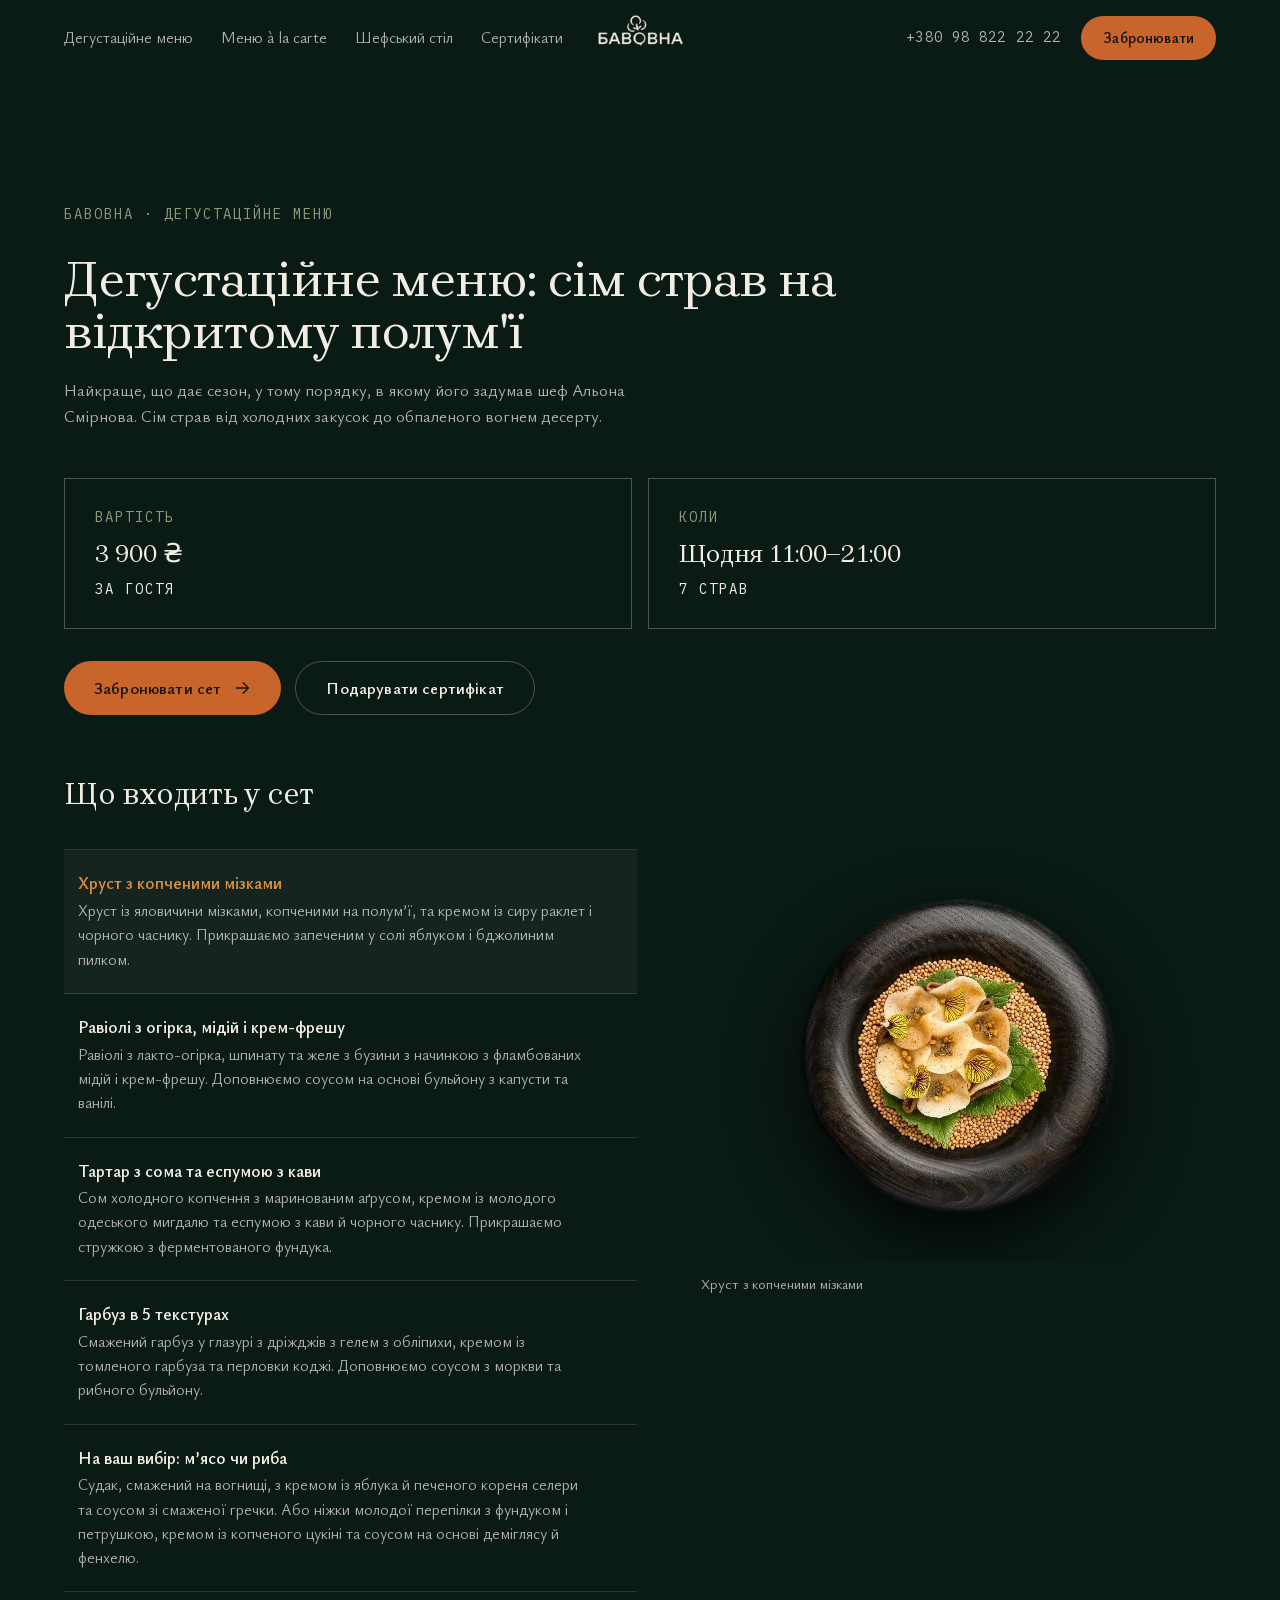
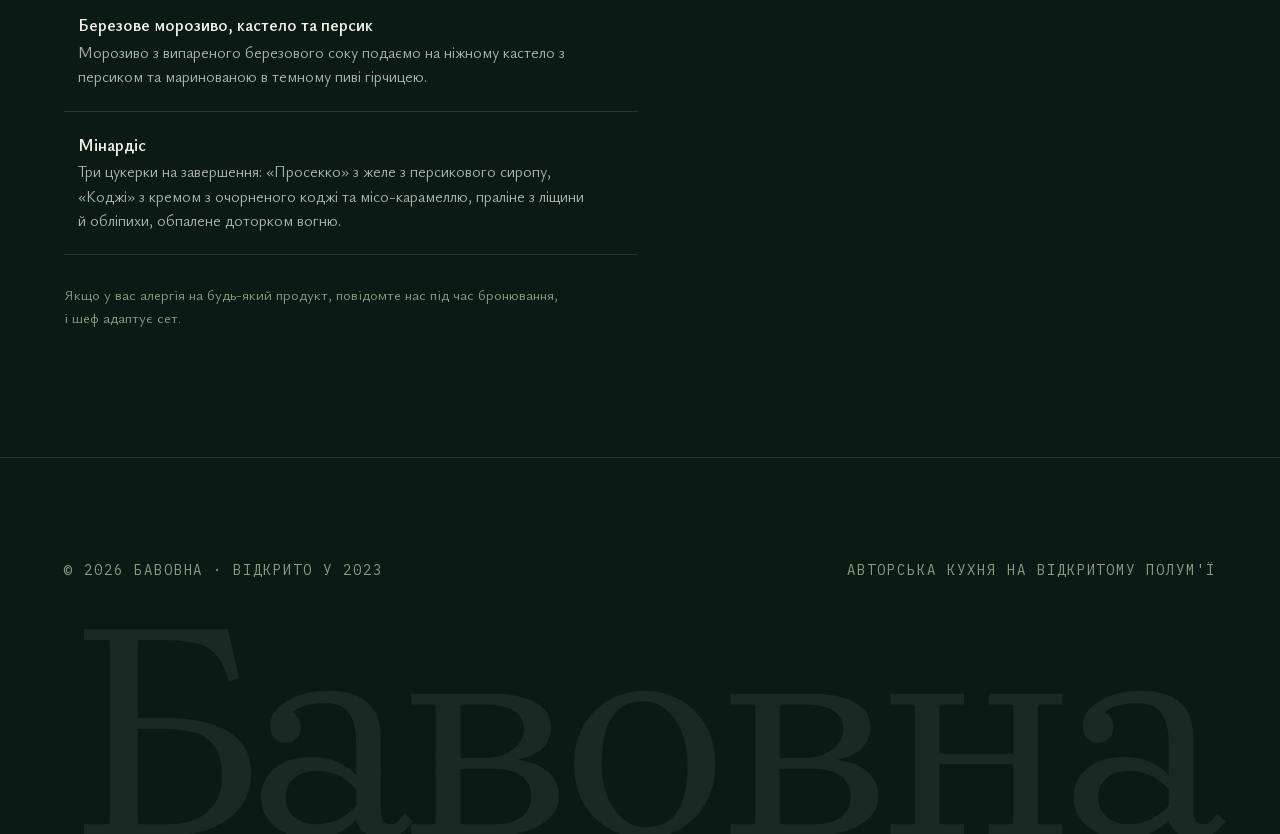
<file: degustatsiine-menu/index.html>
<!doctype html>
<html lang="uk" class="no-js">
<head>
<meta charset="utf-8">
<meta name="viewport" content="width=device-width, initial-scale=1, viewport-fit=cover">
<title>Дегустаційне меню з 7 страв у Києві — 3 900 ₴ | Бавовна</title>
<meta name="description" content="Дегустаційне меню ресторану «Бавовна» в «Арсеналі», Київ: сім страв на відкритому полум'ї за 3 900 ₴ на гостя. Щодня 11:00–21:00. Бронювання онлайн.">
<meta name="theme-color" content="#0a1a15">
<meta property="og:type" content="website">
<meta property="og:site_name" content="Бавовна">
<meta property="og:title" content="Дегустаційне меню з 7 страв у Києві — 3 900 ₴ | Бавовна">
<meta property="og:description" content="Дегустаційне меню ресторану «Бавовна» в «Арсеналі», Київ: сім страв на відкритому полум'ї за 3 900 ₴ на гостя. Щодня 11:00–21:00. Бронювання онлайн.">
<meta property="og:locale" content="uk_UA">
<meta property="og:url" content="https://alinabeliever.github.io/bavovna/degustatsiine-menu/">
<meta property="og:image" content="https://alinabeliever.github.io/bavovna/assets/img/og.jpg?v=2">
<meta property="og:image:width" content="1200">
<meta property="og:image:height" content="630">
<meta name="twitter:card" content="summary_large_image">
<meta name="twitter:image" content="https://alinabeliever.github.io/bavovna/assets/img/og.jpg?v=2">
<link rel="canonical" href="https://alinabeliever.github.io/bavovna/degustatsiine-menu/">
<script>document.documentElement.className = 'js'</script>
<link rel="preload" href="../assets/fonts/brygada-1918-normal-400-600-cyrillic.woff2" as="font" type="font/woff2" crossorigin>
<link rel="preload" href="../assets/fonts/ysabeau-office-normal-300-600-cyrillic.woff2" as="font" type="font/woff2" crossorigin>
<link rel="icon" href="../assets/img/favicon-32.png?v=3" type="image/png" sizes="32x32">
<link rel="icon" href="../assets/img/favicon-192.png?v=3" type="image/png" sizes="192x192">
<link rel="stylesheet" href="../assets/css/fonts.css">
<link rel="stylesheet" href="../assets/css/style.css?v=2728">
<script src="../assets/js/lenis.min.js" defer></script>
<script src="../assets/js/main.js?v=2732" defer></script>
</head>
<body>
<a class="skip" href="#main">До змісту</a>

<header class="hdr" id="hdr">
  <div class="wrap hdr__in">
    <a class="brand" href="../" aria-label="Бавовна, на головну">
      <img src="../assets/img/logo-mark.png" alt="Бавовна" width="104" height="52">
    </a>
    <nav class="nav" aria-label="Основна навігація">
      <a href="../degustatsiine-menu/">Дегустаційне меню</a>
      <a href="../menu/">Меню à la carte</a>
      <a href="../shefskyi-stil/">Шефський стіл</a>
      <a href="../sertyfikaty/">Сертифікати</a>
    </nav>
    <div class="hdr__r">
      <a class="hdr__tel" href="tel:+380988222222">+380 98 822 22 22</a>
      <a class="btn btn--primary btn--sm" href="../#book">Забронювати</a>
      <button class="burger" id="burger" aria-label="Меню" aria-expanded="false" aria-controls="drawer"><i></i><i></i></button>
    </div>
  </div>
</header>

<div class="drawer" id="drawer">
  <a class="d-link" href="../degustatsiine-menu/">Дегустаційне меню</a>
  <a class="d-link" href="../menu/">Меню à la carte</a>
  <a class="d-link" href="../shefskyi-stil/">Шефський стіл</a>
  <a class="d-link" href="../sertyfikaty/">Сертифікати</a>
  <a class="d-link" href="../#visit">Контакти</a>
  <a class="btn btn--primary" href="../#book">Забронювати стіл</a>
  <p class="mono">Щодня 11:00–22:00<br>Київ, «Арсенал»</p>
</div>

<main id="main">
  <section class="page-hero">
    <div class="wrap">
      <p class="mono crumbs"><a href="../">Бавовна</a> · Дегустаційне меню</p>
      <h1>Дегустаційне меню: сім страв на відкритому полум'ї</h1>
      <p class="lede">Найкраще, що дає сезон, у тому порядку, в якому його задумав шеф Альона Смірнова. Сім страв від холодних закусок до обпаленого вогнем десерту.</p>
      <div class="facts">
        <div class="events__next"><span class="mono mono--sage">Вартість</span><strong>3 900 ₴</strong><span class="mono">за гостя</span></div>
        <div class="events__next"><span class="mono mono--sage">Коли</span><strong>Щодня 11:00–21:00</strong><span class="mono">7 страв</span></div>
      </div>
      <div class="cta-row"><a class="btn btn--primary" href="../?format=%D0%94%D0%B5%D0%B3%D1%83%D1%81%D1%82%D0%B0%D1%86%D1%96%D0%B9%D0%BD%D0%B5%20%D0%BC%D0%B5%D0%BD%D1%8E#book" data-format="Дегустаційне меню">Забронювати сет <svg viewBox="0 0 20 20" fill="none" stroke="currentColor" stroke-width="1.6" aria-hidden="true"><path d="M3 10h14M11 4l6 6-6 6"/></svg></a><a class="btn btn--ghost" href="../?format=%D0%A1%D0%B5%D1%80%D1%82%D0%B8%D1%84%D1%96%D0%BA%D0%B0%D1%82%3A%20%D0%94%D0%B5%D0%B3%D1%83%D1%81%D1%82%D0%B0%D1%86%D1%96%D0%B9%D0%BD%D0%B5%20%D0%BC%D0%B5%D0%BD%D1%8E%20%28%D0%BE%D0%BD%D0%BB%D0%B0%D0%B9%D0%BD%29#book">Подарувати сертифікат</a></div>
    </div>
  </section>
  <section class="page-sec" aria-labelledby="tl">
    <div class="wrap">
      <h2 class="h-l" id="tl" style="margin-bottom:clamp(24px,3vw,44px)">Що входить у сет</h2>
<div class="show" data-show>
<ol class="show__list">
<li class="sd" data-img="../assets/img/cut/c-khrust.webp"><h3>Хруст з копченими мізками</h3><p>Хруст із яловичини мізками, копченими на полум’ї, та кремом із сиру раклет і чорного часнику. Прикрашаємо запеченим у солі яблуком і бджолиним пилком.</p></li>
<li class="sd" data-img="../assets/img/cut/c-ravioli.webp"><h3>Равіолі з огірка, мідій і крем-фрешу</h3><p>Равіолі з лакто-огірка, шпинату та желе з бузини з начинкою з фламбованих мідій і крем-фрешу. Доповнюємо соусом на основі бульйону з капусти та ванілі.</p></li>
<li class="sd" data-img="../assets/img/cut/mv3.webp"><h3>Тартар з сома та еспумою з кави</h3><p>Сом холодного копчення з маринованим аґрусом, кремом із молодого одеського мигдалю та еспумою з кави й чорного часнику. Прикрашаємо стружкою з ферментованого фундука.</p></li>
<li class="sd" data-img="../assets/img/cut/c-garbuz.webp"><h3>Гарбуз в 5 текстурах</h3><p>Смажений гарбуз у глазурі з дріжджів з гелем з обліпихи, кремом із томленого гарбуза та перловки коджі. Доповнюємо соусом з моркви та рибного бульйону.</p></li>
<li class="sd" data-img="../assets/img/cut/mv5.webp"><h3>На ваш вибір: м’ясо чи риба</h3><p>Судак, смажений на вогнищі, з кремом із яблука й печеного кореня селери та соусом зі смаженої гречки. Або ніжки молодої перепілки з фундуком і петрушкою, кремом із копченого цукіні та соусом на основі деміглясу й фенхелю.</p></li>
<li class="sd" data-img="../assets/img/cut/c-berezove.webp"><h3>Березове морозиво, кастело та персик</h3><p>Морозиво з випареного березового соку подаємо на ніжному кастело з персиком та маринованою в темному пиві гірчицею.</p></li>
<li class="sd" data-img="../assets/img/cut/mv7.webp"><h3>Мінардіс</h3><p>Три цукерки на завершення: «Просекко» з желе з персикового сиропу, «Коджі» з кремом з очорненого коджі та місо-карамеллю, праліне з ліщини й обліпихи, обпалене доторком вогню.</p></li>
</ol>
<figure class="show__pic" aria-live="off"><div class="show__frames"></div><figcaption class="show__cap"></figcaption></figure>
</div>
      <p class="acts__note">Якщо у вас алергія на будь-який продукт, повідомте нас під час бронювання, і шеф адаптує сет.</p>
    </div>
  </section>
</main>

<footer class="ftr">
  <div class="wrap ftr__row mono">
    <span>© 2026 Бавовна · Відкрито у 2023</span>
    <span>Авторська кухня на відкритому полум'ї</span>
  </div>
  <div class="ftr__word" aria-hidden="true">Бавовна</div>
</footer>

<div class="dock on" id="dock"><a class="btn btn--primary" href="../#book">Забронювати стіл</a></div>
</body>
</html>
</file>
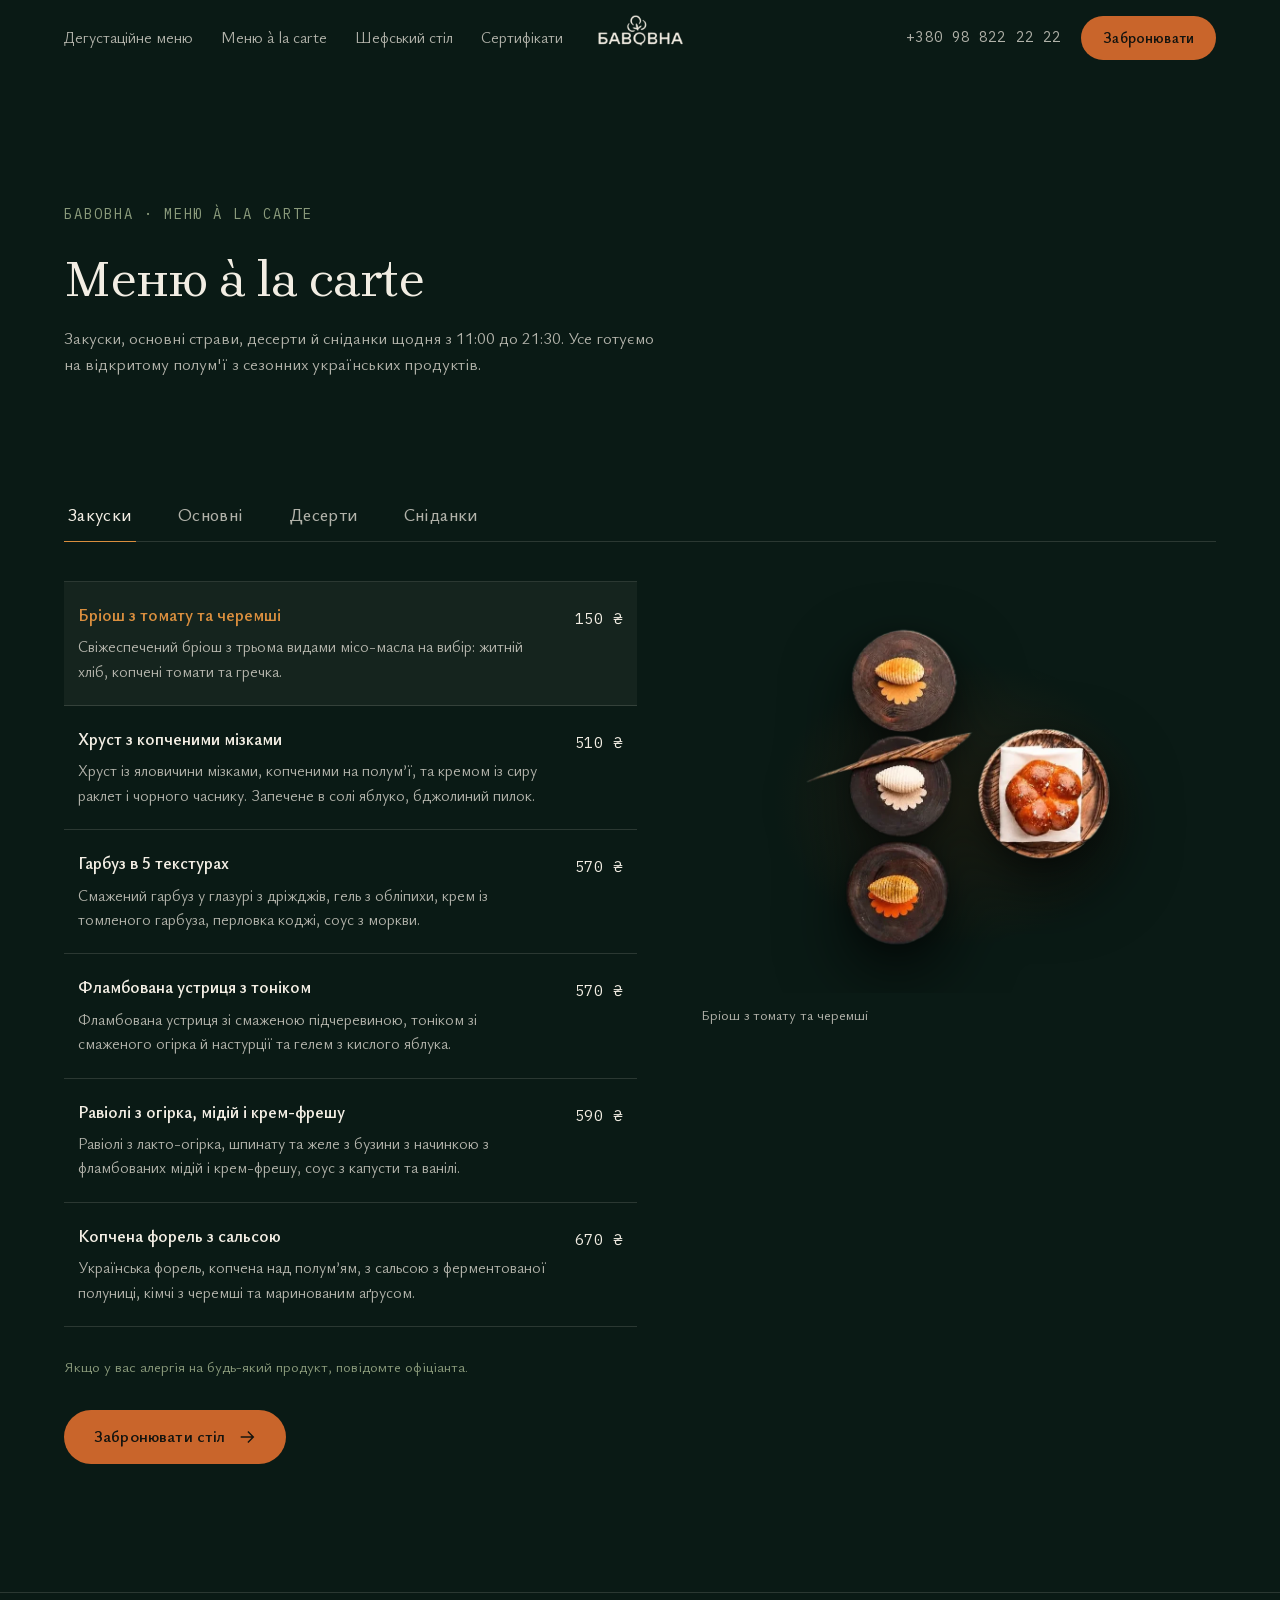
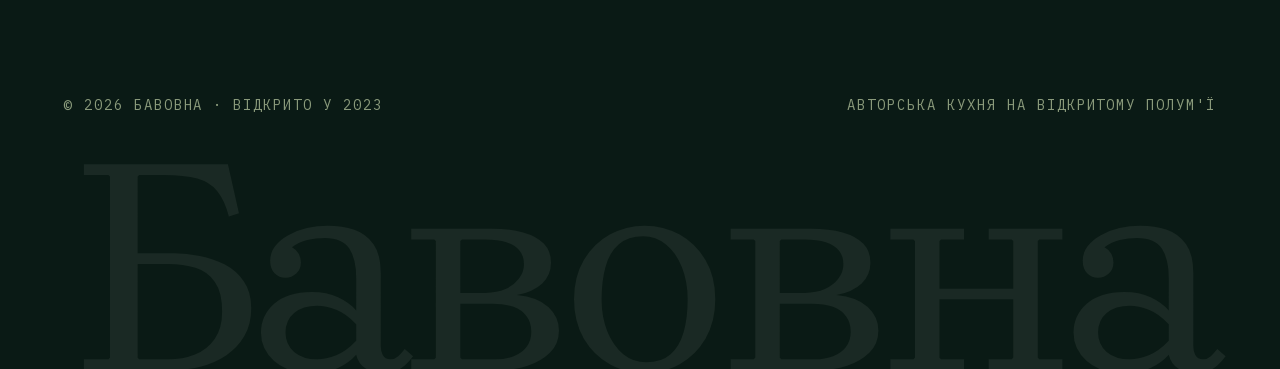
<file: menu/index.html>
<!doctype html>
<html lang="uk" class="no-js">
<head>
<meta charset="utf-8">
<meta name="viewport" content="width=device-width, initial-scale=1, viewport-fit=cover">
<title>Меню à la carte в Києві: закуски, основні, десерти, сніданки | Бавовна</title>
<meta name="description" content="Меню à la carte ресторану «Бавовна»: закуски від 150 ₴, основні страви від 1 700 ₴, десерти й сніданки на відкритому вогні. Щодня 11:00–21:30.">
<meta name="theme-color" content="#0a1a15">
<meta property="og:type" content="website">
<meta property="og:site_name" content="Бавовна">
<meta property="og:title" content="Меню à la carte в Києві: закуски, основні, десерти, сніданки | Бавовна">
<meta property="og:description" content="Меню à la carte ресторану «Бавовна»: закуски від 150 ₴, основні страви від 1 700 ₴, десерти й сніданки на відкритому вогні. Щодня 11:00–21:30.">
<meta property="og:locale" content="uk_UA">
<meta property="og:url" content="https://alinabeliever.github.io/bavovna/menu/">
<meta property="og:image" content="https://alinabeliever.github.io/bavovna/assets/img/og.jpg?v=2">
<meta property="og:image:width" content="1200">
<meta property="og:image:height" content="630">
<meta name="twitter:card" content="summary_large_image">
<meta name="twitter:image" content="https://alinabeliever.github.io/bavovna/assets/img/og.jpg?v=2">
<link rel="canonical" href="https://alinabeliever.github.io/bavovna/menu/">
<script>document.documentElement.className = 'js'</script>
<link rel="preload" href="../assets/fonts/brygada-1918-normal-400-600-cyrillic.woff2" as="font" type="font/woff2" crossorigin>
<link rel="preload" href="../assets/fonts/ysabeau-office-normal-300-600-cyrillic.woff2" as="font" type="font/woff2" crossorigin>
<link rel="icon" href="../assets/img/favicon-32.png?v=3" type="image/png" sizes="32x32">
<link rel="icon" href="../assets/img/favicon-192.png?v=3" type="image/png" sizes="192x192">
<link rel="stylesheet" href="../assets/css/fonts.css">
<link rel="stylesheet" href="../assets/css/style.css?v=2728">
<script src="../assets/js/lenis.min.js" defer></script>
<script src="../assets/js/main.js?v=2732" defer></script>
</head>
<body>
<a class="skip" href="#main">До змісту</a>

<header class="hdr" id="hdr">
  <div class="wrap hdr__in">
    <a class="brand" href="../" aria-label="Бавовна, на головну">
      <img src="../assets/img/logo-mark.png" alt="Бавовна" width="104" height="52">
    </a>
    <nav class="nav" aria-label="Основна навігація">
      <a href="../degustatsiine-menu/">Дегустаційне меню</a>
      <a href="../menu/">Меню à la carte</a>
      <a href="../shefskyi-stil/">Шефський стіл</a>
      <a href="../sertyfikaty/">Сертифікати</a>
    </nav>
    <div class="hdr__r">
      <a class="hdr__tel" href="tel:+380988222222">+380 98 822 22 22</a>
      <a class="btn btn--primary btn--sm" href="../#book">Забронювати</a>
      <button class="burger" id="burger" aria-label="Меню" aria-expanded="false" aria-controls="drawer"><i></i><i></i></button>
    </div>
  </div>
</header>

<div class="drawer" id="drawer">
  <a class="d-link" href="../degustatsiine-menu/">Дегустаційне меню</a>
  <a class="d-link" href="../menu/">Меню à la carte</a>
  <a class="d-link" href="../shefskyi-stil/">Шефський стіл</a>
  <a class="d-link" href="../sertyfikaty/">Сертифікати</a>
  <a class="d-link" href="../#visit">Контакти</a>
  <a class="btn btn--primary" href="../#book">Забронювати стіл</a>
  <p class="mono">Щодня 11:00–22:00<br>Київ, «Арсенал»</p>
</div>

<main id="main">
  <section class="page-hero">
    <div class="wrap">
      <p class="mono crumbs"><a href="../">Бавовна</a> · Меню à la carte</p>
      <h1>Меню à la carte</h1>
      <p class="lede">Закуски, основні страви, десерти й сніданки щодня з 11:00 до 21:30. Усе готуємо на відкритому полум'ї з сезонних українських продуктів.</p>
    </div>
  </section>
  <section class="page-sec" aria-label="Страви à la carte">
    <div class="wrap">
      <div class="tabs" role="tablist" aria-label="Розділи меню">
        <button class="tab" role="tab" id="t-0" aria-controls="p-0" aria-selected="true" data-key="zakuski">Закуски</button>
        <button class="tab" role="tab" id="t-1" aria-controls="p-1" aria-selected="false" data-key="osnovni">Основні</button>
        <button class="tab" role="tab" id="t-2" aria-controls="p-2" aria-selected="false" data-key="deserti">Десерти</button>
        <button class="tab" role="tab" id="t-3" aria-controls="p-3" aria-selected="false" data-key="breakfast">Сніданки</button>
      </div>
      <div class="panel on" role="tabpanel" id="p-0" aria-labelledby="t-0">
<div class="show" data-show>
<ol class="show__list">
<li class="sd" data-img="../assets/img/cut/c-brioche.webp"><h3>Бріош з томату та черемші</h3><b>150 ₴</b><p>Свіжеспечений бріош з трьома видами місо-масла на вибір: житній хліб, копчені томати та гречка.</p></li>
<li class="sd" data-img="../assets/img/cut/c-khrust.webp"><h3>Хруст з копченими мізками</h3><b>510 ₴</b><p>Хруст із яловичини мізками, копченими на полум’ї, та кремом із сиру раклет і чорного часнику. Запечене в солі яблуко, бджолиний пилок.</p></li>
<li class="sd" data-img="../assets/img/cut/c-garbuz.webp"><h3>Гарбуз в 5 текстурах</h3><b>570 ₴</b><p>Смажений гарбуз у глазурі з дріжджів, гель з обліпихи, крем із томленого гарбуза, перловка коджі, соус з моркви.</p></li>
<li class="sd" data-img="../assets/img/cut/c-oyster.webp"><h3>Фламбована устриця з тоніком</h3><b>570 ₴</b><p>Фламбована устриця зі смаженою підчеревиною, тоніком зі смаженого огірка й настурції та гелем з кислого яблука.</p></li>
<li class="sd" data-img="../assets/img/cut/c-ravioli.webp"><h3>Равіолі з огірка, мідій і крем-фрешу</h3><b>590 ₴</b><p>Равіолі з лакто-огірка, шпинату та желе з бузини з начинкою з фламбованих мідій і крем-фрешу, соус з капусти та ванілі.</p></li>
<li class="sd" data-img="../assets/img/cut/c-trout.webp"><h3>Копчена форель з сальсою</h3><b>670 ₴</b><p>Українська форель, копчена над полум’ям, з сальсою з ферментованої полуниці, кімчі з черемші та маринованим аґрусом.</p></li>
</ol>
<figure class="show__pic" aria-live="off"><div class="show__frames"></div><figcaption class="show__cap"></figcaption></figure>
</div>
      </div>
      <div class="panel" role="tabpanel" id="p-1" aria-labelledby="t-1">
<div class="show" data-show>
<ol class="show__list">
<li class="sd" data-img="../assets/img/cut/c-sudak.webp"><h3>Судак з кремом з селери та яблука</h3><b>1 700 ₴</b><p>Судак, смажений на вогнищі, з пудрою з кейлу, кремом з яблука й печеного кореня селери та соусом зі смаженої гречки.</p></li>
<li class="sd" data-img="../assets/img/cut/c-quail.webp"><h3>Перепілка</h3><b>1 700 ₴</b><p>Ніжки молодої перепілки з фундуком і петрушкою, смажені на вогнищі, зі стрілками часнику, кремом із копченого цукіні та деміглясом із фенхелю.</p></li>
<li class="sd" data-img="../assets/img/cut/c-beef.webp"><h3>Яловичина, пюре з чорного яблука та гратен з буряку</h3><b>1 790 ₴</b><p>Витримана українська яловичина з вогнища, равіоль з буряку з черешнею, гель з ферментованого ревеню.</p></li>
</ol>
<figure class="show__pic" aria-live="off"><div class="show__frames"></div><figcaption class="show__cap"></figcaption></figure>
</div>
      </div>
      <div class="panel" role="tabpanel" id="p-2" aria-labelledby="t-2">
<div class="show" data-show>
<ol class="show__list">
<li class="sd" data-img="../assets/img/cut/c-bavovna.webp"><h3>Десерт «Бавовна»</h3><b>450 ₴</b><p>Маршмелоу з шоколадно-вишневою начинкою, обпалений на полум’ї, на вишневій гілці з печивом із чавунної пательні за сімейним рецептом шефа.</p></li>
<li class="sd" data-img="../assets/img/cut/c-hazel.webp"><h3>Морозиво нуазет і газований виноград</h3><b>520 ₴</b><p>Морозиво нуазет з еспумою зі смаженої перловки, хрустким твілом і газованим виноградом. Олія з листя смородини з саду шефа.</p></li>
<li class="sd" data-img="../assets/img/cut/c-berezove.webp"><h3>Березове морозиво, кастело та персик</h3><b>540 ₴</b><p>Морозиво з випареного березового соку на ніжному кастело з персиком та гірчицею, маринованою в темному пиві.</p></li>
</ol>
<figure class="show__pic" aria-live="off"><div class="show__frames"></div><figcaption class="show__cap"></figcaption></figure>
</div>
      </div>
      <div class="panel" role="tabpanel" id="p-3" aria-labelledby="t-3">
<div class="show" data-show>
<ol class="show__list">
<li class="sd" data-img="../assets/img/dishes/b-kasha.webp"><h3>Вівсяна каша з амарантом</h3><b>370 ₴</b><p>Соус верде, витриманий сир Нарцис Карпат, підкопчене насіння соняшника.</p></li>
<li class="sd" data-img="../assets/img/dishes/b-brioche.webp"><h3>Бріош з підкопченою качкою</h3><b>690 ₴</b><p>Черкаська фермерська качка, 30 годин маринаду й диму, крем-фреш, яйце пашот.</p></li>
<li class="sd" data-img="../assets/img/dishes/b-granola.webp"><h3>Гранола з кокосовим йогуртом</h3><b>580 ₴</b><p>Карамелізована з медом, олія тархуна, хурма.</p></li>
<li class="sd" data-img="../assets/img/dishes/b-som.webp"><h3>Кавовий сом з яйцем пашот</h3><b>690 ₴</b><p>Сом, засолений з кавою, на свіжій бріоші, еспума голландез.</p></li>
<li class="sd" data-img="../assets/img/dishes/b-rikotnyky.webp"><h3>Рикотники з крем-фрешем</h3><b>490 ₴</b><p>Кюлі з полуниці, олія з листя інжиру, хурма.</p></li>
</ol>
<figure class="show__pic" aria-live="off"><div class="show__frames"></div><figcaption class="show__cap"></figcaption></figure>
</div>
      </div>
      <p class="carte__foot">Якщо у вас алергія на будь-який продукт, повідомте офіціанта.</p>
      <div class="cta-row"><a class="btn btn--primary" href="../?format=%D0%9C%D0%B5%D0%BD%D1%8E%20%C3%A0%20la%20carte#book" data-format="Меню à la carte">Забронювати стіл <svg viewBox="0 0 20 20" fill="none" stroke="currentColor" stroke-width="1.6" aria-hidden="true"><path d="M3 10h14M11 4l6 6-6 6"/></svg></a></div>
    </div>
  </section>
</main>

<footer class="ftr">
  <div class="wrap ftr__row mono">
    <span>© 2026 Бавовна · Відкрито у 2023</span>
    <span>Авторська кухня на відкритому полум'ї</span>
  </div>
  <div class="ftr__word" aria-hidden="true">Бавовна</div>
</footer>

<div class="dock on" id="dock"><a class="btn btn--primary" href="../#book">Забронювати стіл</a></div>
</body>
</html>
</file>
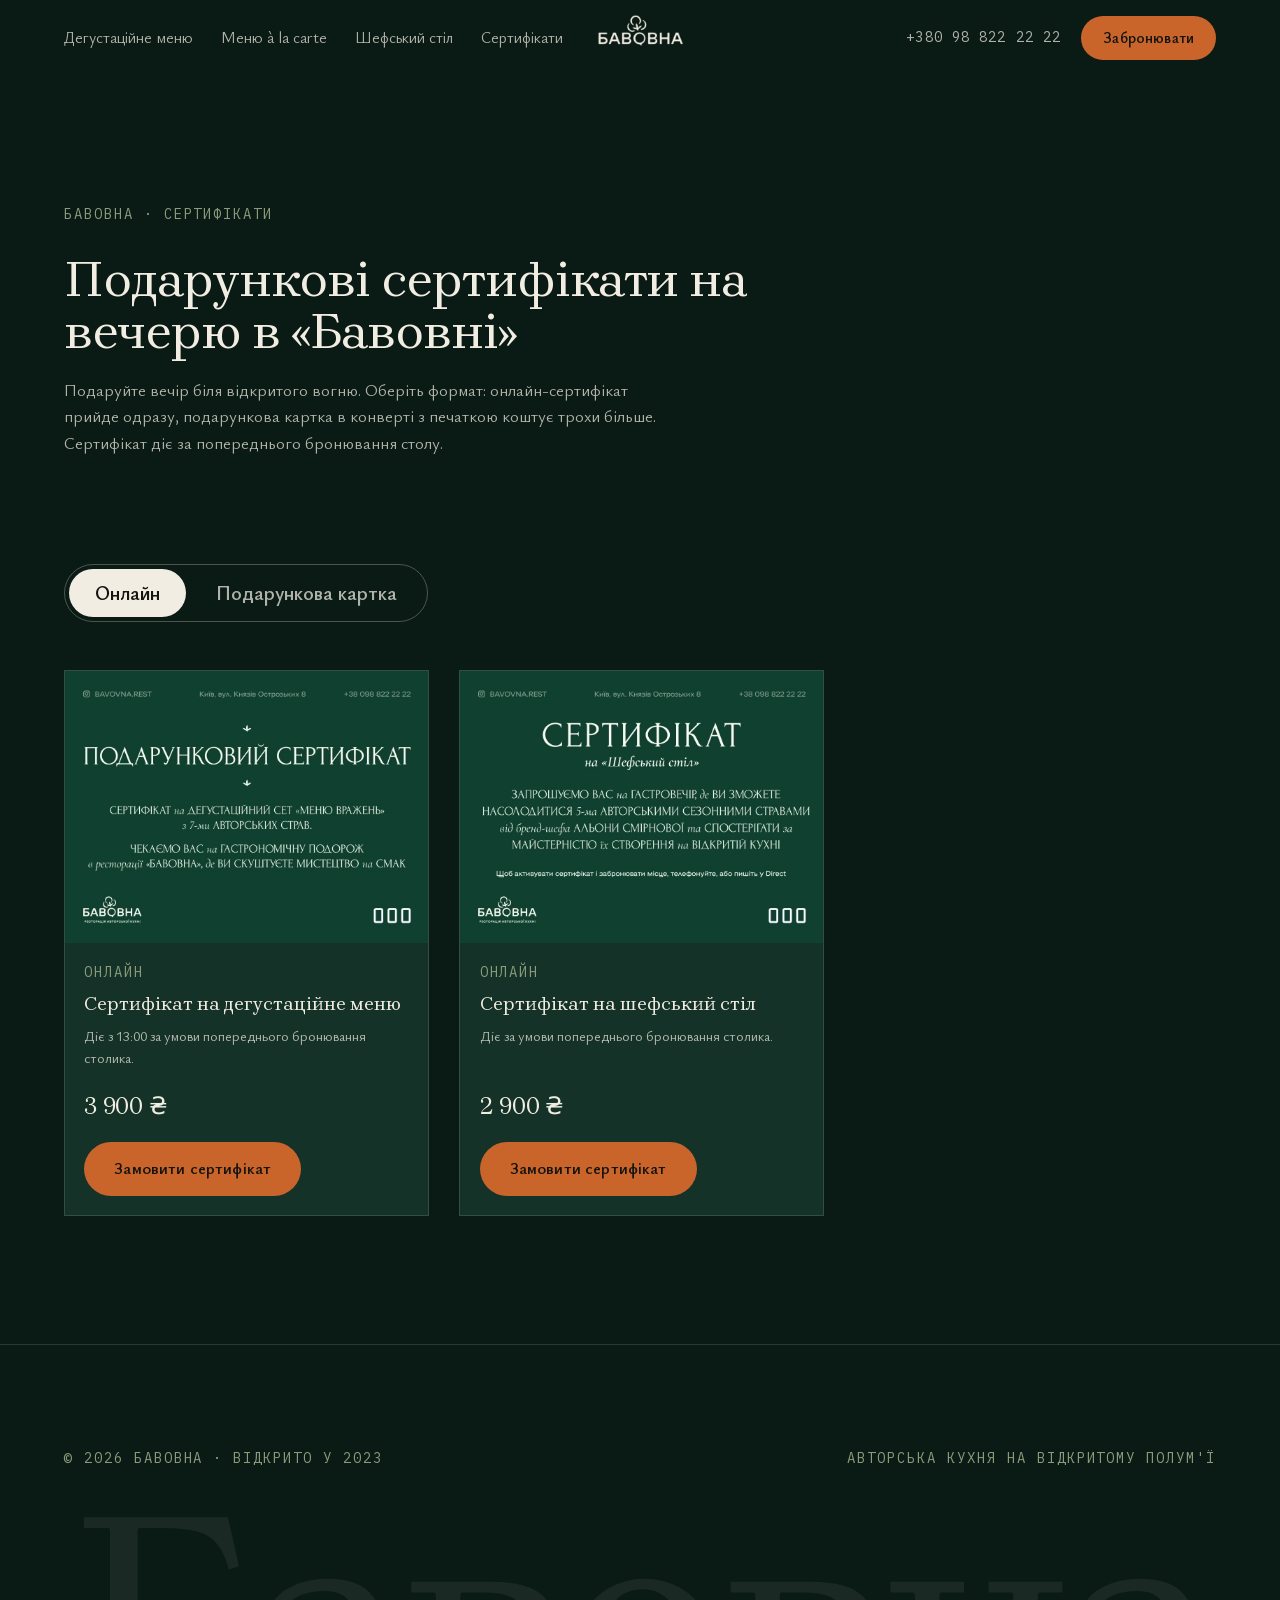
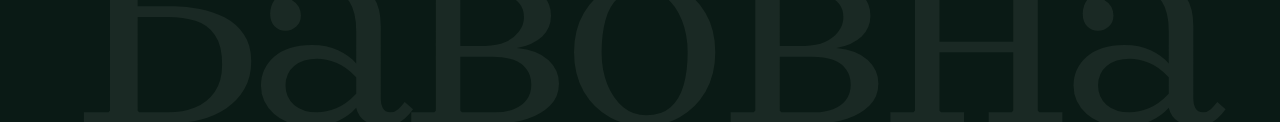
<file: sertyfikaty/index.html>
<!doctype html>
<html lang="uk" class="no-js">
<head>
<meta charset="utf-8">
<meta name="viewport" content="width=device-width, initial-scale=1, viewport-fit=cover">
<title>Подарункові сертифікати на вечерю в Києві — онлайн чи картка | Бавовна</title>
<meta name="description" content="Подарункові сертифікати ресторану «Бавовна»: на дегустаційне меню від 3 900 ₴ і шефський стіл від 2 900 ₴. Онлайн або подарункова картка в конверті.">
<meta name="theme-color" content="#0a1a15">
<meta property="og:type" content="website">
<meta property="og:site_name" content="Бавовна">
<meta property="og:title" content="Подарункові сертифікати на вечерю в Києві — онлайн чи картка | Бавовна">
<meta property="og:description" content="Подарункові сертифікати ресторану «Бавовна»: на дегустаційне меню від 3 900 ₴ і шефський стіл від 2 900 ₴. Онлайн або подарункова картка в конверті.">
<meta property="og:locale" content="uk_UA">
<meta property="og:url" content="https://alinabeliever.github.io/bavovna/sertyfikaty/">
<meta property="og:image" content="https://alinabeliever.github.io/bavovna/assets/img/og.jpg?v=2">
<meta property="og:image:width" content="1200">
<meta property="og:image:height" content="630">
<meta name="twitter:card" content="summary_large_image">
<meta name="twitter:image" content="https://alinabeliever.github.io/bavovna/assets/img/og.jpg?v=2">
<link rel="canonical" href="https://alinabeliever.github.io/bavovna/sertyfikaty/">
<script>document.documentElement.className = 'js'</script>
<link rel="preload" href="../assets/fonts/brygada-1918-normal-400-600-cyrillic.woff2" as="font" type="font/woff2" crossorigin>
<link rel="preload" href="../assets/fonts/ysabeau-office-normal-300-600-cyrillic.woff2" as="font" type="font/woff2" crossorigin>
<link rel="icon" href="../assets/img/favicon-32.png?v=3" type="image/png" sizes="32x32">
<link rel="icon" href="../assets/img/favicon-192.png?v=3" type="image/png" sizes="192x192">
<link rel="stylesheet" href="../assets/css/fonts.css">
<link rel="stylesheet" href="../assets/css/style.css?v=2728">
<script src="../assets/js/lenis.min.js" defer></script>
<script src="../assets/js/main.js?v=2732" defer></script>
</head>
<body>
<a class="skip" href="#main">До змісту</a>

<header class="hdr" id="hdr">
  <div class="wrap hdr__in">
    <a class="brand" href="../" aria-label="Бавовна, на головну">
      <img src="../assets/img/logo-mark.png" alt="Бавовна" width="104" height="52">
    </a>
    <nav class="nav" aria-label="Основна навігація">
      <a href="../degustatsiine-menu/">Дегустаційне меню</a>
      <a href="../menu/">Меню à la carte</a>
      <a href="../shefskyi-stil/">Шефський стіл</a>
      <a href="../sertyfikaty/">Сертифікати</a>
    </nav>
    <div class="hdr__r">
      <a class="hdr__tel" href="tel:+380988222222">+380 98 822 22 22</a>
      <a class="btn btn--primary btn--sm" href="../#book">Забронювати</a>
      <button class="burger" id="burger" aria-label="Меню" aria-expanded="false" aria-controls="drawer"><i></i><i></i></button>
    </div>
  </div>
</header>

<div class="drawer" id="drawer">
  <a class="d-link" href="../degustatsiine-menu/">Дегустаційне меню</a>
  <a class="d-link" href="../menu/">Меню à la carte</a>
  <a class="d-link" href="../shefskyi-stil/">Шефський стіл</a>
  <a class="d-link" href="../sertyfikaty/">Сертифікати</a>
  <a class="d-link" href="../#visit">Контакти</a>
  <a class="btn btn--primary" href="../#book">Забронювати стіл</a>
  <p class="mono">Щодня 11:00–22:00<br>Київ, «Арсенал»</p>
</div>

<main id="main">
  <section class="page-hero">
    <div class="wrap">
      <p class="mono crumbs"><a href="../">Бавовна</a> · Сертифікати</p>
      <h1>Подарункові сертифікати на вечерю в «Бавовні»</h1>
      <p class="lede">Подаруйте вечір біля відкритого вогню. Оберіть формат: онлайн-сертифікат прийде одразу, подарункова картка в конверті з печаткою коштує трохи більше. Сертифікат діє за попереднього бронювання столу.</p>
    </div>
  </section>
  <section class="page-sec" aria-label="Сертифікати">
    <div class="wrap">
      <div class="gtoggle" role="group" aria-label="Формат сертифіката">
        <button type="button" data-kind="online" aria-pressed="true">Онлайн</button>
        <button type="button" data-kind="gift" aria-pressed="false">Подарункова картка</button>
      </div>
      <div class="gift__grid">
        <article class="gcard" data-gift-card data-product="Дегустаційне меню" data-online-img="../assets/img/gift-menu-online.webp" data-online-alt="Онлайн-сертифікат на дегустаційне меню" data-online-price="3 900 ₴" data-gift-img="../assets/img/gift-menu.webp" data-gift-alt="Подарунковий сертифікат «Бавовна» у зеленому конверті з печаткою" data-gift-price="4 100 ₴">
          <div class="gcard__media"><img src="../assets/img/gift-menu-online.webp" alt="Онлайн-сертифікат на дегустаційне меню" width="519" height="390" loading="lazy"></div>
          <div class="gcard__body">
            <span class="mono mono--sage gcard__kind">Онлайн</span>
            <h3>Сертифікат на дегустаційне меню</h3>
            <p>Діє з 13:00 за умови попереднього бронювання столика.</p>
            <strong class="gcard__price">3 900 ₴</strong>
            <a class="btn btn--primary" href="../?format=%D0%A1%D0%B5%D1%80%D1%82%D0%B8%D1%84%D1%96%D0%BA%D0%B0%D1%82%3A%20%D0%94%D0%B5%D0%B3%D1%83%D1%81%D1%82%D0%B0%D1%86%D1%96%D0%B9%D0%BD%D0%B5%20%D0%BC%D0%B5%D0%BD%D1%8E%20%28%D0%BE%D0%BD%D0%BB%D0%B0%D0%B9%D0%BD%29#book" data-format="Сертифікат: Дегустаційне меню (онлайн)">Замовити сертифікат</a>
          </div>
        </article>
        <article class="gcard" data-gift-card data-product="Шефський стіл" data-online-img="../assets/img/gift-chef-online.webp" data-online-alt="Онлайн-сертифікат на шефський стіл" data-online-price="2 900 ₴" data-gift-img="../assets/img/gift-chef.webp" data-gift-alt="Сертифікат на шефський стіл: картка та конверт «Бавовна»" data-gift-price="3 100 ₴">
          <div class="gcard__media"><img src="../assets/img/gift-chef-online.webp" alt="Онлайн-сертифікат на шефський стіл" width="519" height="390" loading="lazy"></div>
          <div class="gcard__body">
            <span class="mono mono--sage gcard__kind">Онлайн</span>
            <h3>Сертифікат на шефський стіл</h3>
            <p>Діє за умови попереднього бронювання столика.</p>
            <strong class="gcard__price">2 900 ₴</strong>
            <a class="btn btn--primary" href="../?format=%D0%A1%D0%B5%D1%80%D1%82%D0%B8%D1%84%D1%96%D0%BA%D0%B0%D1%82%3A%20%D0%A8%D0%B5%D1%84%D1%81%D1%8C%D0%BA%D0%B8%D0%B9%20%D1%81%D1%82%D1%96%D0%BB%20%28%D0%BE%D0%BD%D0%BB%D0%B0%D0%B9%D0%BD%29#book" data-format="Сертифікат: Шефський стіл (онлайн)">Замовити сертифікат</a>
          </div>
        </article>
      </div>
    </div>
  </section>
</main>

<footer class="ftr">
  <div class="wrap ftr__row mono">
    <span>© 2026 Бавовна · Відкрито у 2023</span>
    <span>Авторська кухня на відкритому полум'ї</span>
  </div>
  <div class="ftr__word" aria-hidden="true">Бавовна</div>
</footer>

<div class="dock on" id="dock"><a class="btn btn--primary" href="../#book">Забронювати стіл</a></div>
</body>
</html>
</file>
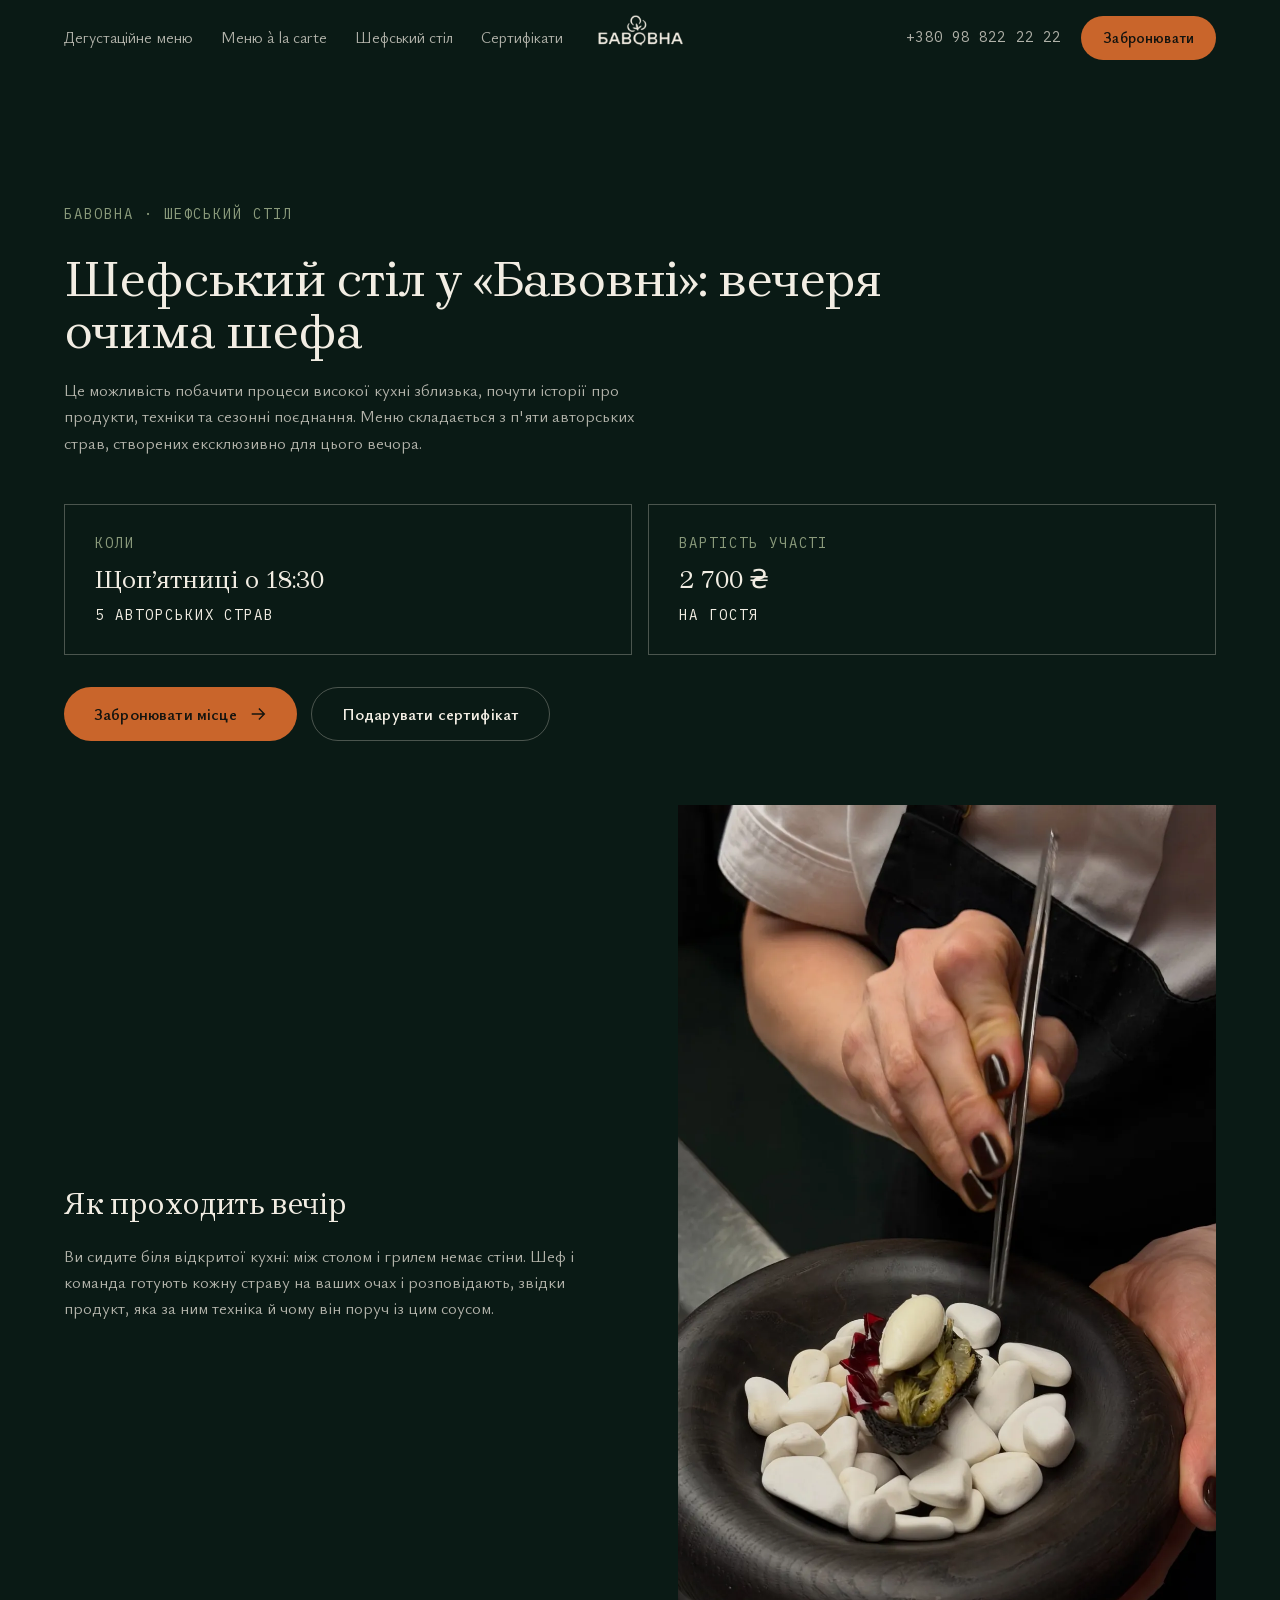
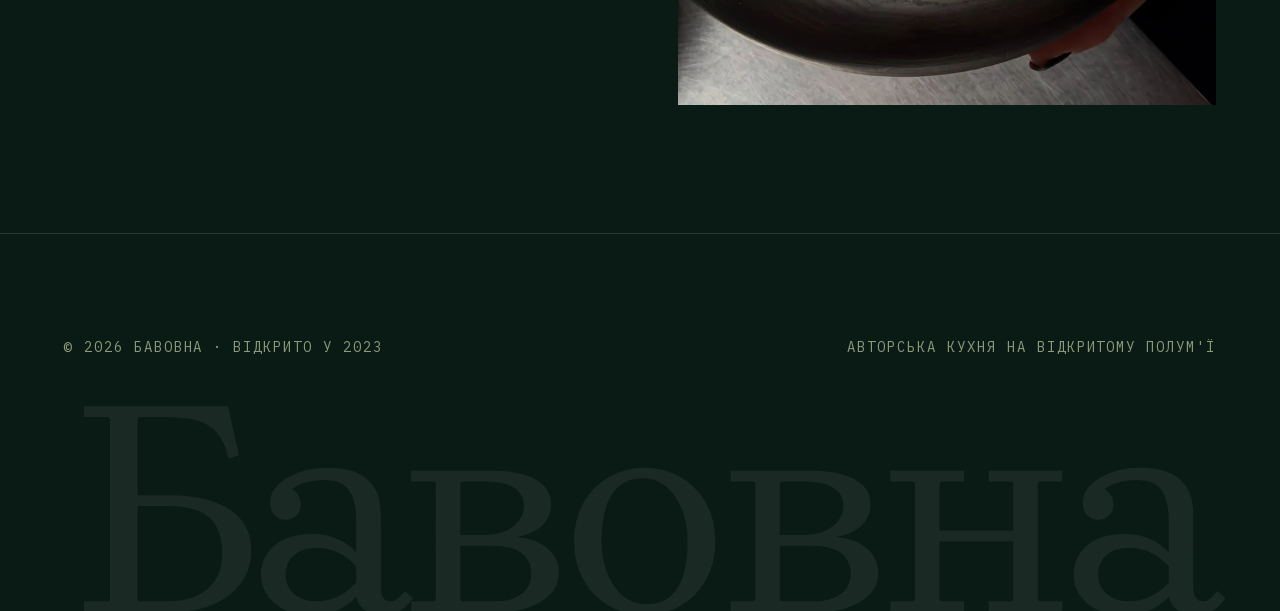
<file: shefskyi-stil/index.html>
<!doctype html>
<html lang="uk" class="no-js">
<head>
<meta charset="utf-8">
<meta name="viewport" content="width=device-width, initial-scale=1, viewport-fit=cover">
<title>Шефський стіл щоп'ятниці в Києві — 5 страв за 2 700 ₴ | Бавовна</title>
<meta name="description" content="Шефський стіл у «Бавовні»: щоп'ятниці о 18:30 п'ять авторських страв, які шеф готує просто перед вами. 2 700 ₴ на гостя. Бронювання онлайн.">
<meta name="theme-color" content="#0a1a15">
<meta property="og:type" content="website">
<meta property="og:site_name" content="Бавовна">
<meta property="og:title" content="Шефський стіл щоп'ятниці в Києві — 5 страв за 2 700 ₴ | Бавовна">
<meta property="og:description" content="Шефський стіл у «Бавовні»: щоп'ятниці о 18:30 п'ять авторських страв, які шеф готує просто перед вами. 2 700 ₴ на гостя. Бронювання онлайн.">
<meta property="og:locale" content="uk_UA">
<meta property="og:url" content="https://alinabeliever.github.io/bavovna/shefskyi-stil/">
<meta property="og:image" content="https://alinabeliever.github.io/bavovna/assets/img/og.jpg?v=2">
<meta property="og:image:width" content="1200">
<meta property="og:image:height" content="630">
<meta name="twitter:card" content="summary_large_image">
<meta name="twitter:image" content="https://alinabeliever.github.io/bavovna/assets/img/og.jpg?v=2">
<link rel="canonical" href="https://alinabeliever.github.io/bavovna/shefskyi-stil/">
<script>document.documentElement.className = 'js'</script>
<link rel="preload" href="../assets/fonts/brygada-1918-normal-400-600-cyrillic.woff2" as="font" type="font/woff2" crossorigin>
<link rel="preload" href="../assets/fonts/ysabeau-office-normal-300-600-cyrillic.woff2" as="font" type="font/woff2" crossorigin>
<link rel="icon" href="../assets/img/favicon-32.png?v=3" type="image/png" sizes="32x32">
<link rel="icon" href="../assets/img/favicon-192.png?v=3" type="image/png" sizes="192x192">
<link rel="stylesheet" href="../assets/css/fonts.css">
<link rel="stylesheet" href="../assets/css/style.css?v=2728">
<script src="../assets/js/lenis.min.js" defer></script>
<script src="../assets/js/main.js?v=2732" defer></script>
</head>
<body>
<a class="skip" href="#main">До змісту</a>

<header class="hdr" id="hdr">
  <div class="wrap hdr__in">
    <a class="brand" href="../" aria-label="Бавовна, на головну">
      <img src="../assets/img/logo-mark.png" alt="Бавовна" width="104" height="52">
    </a>
    <nav class="nav" aria-label="Основна навігація">
      <a href="../degustatsiine-menu/">Дегустаційне меню</a>
      <a href="../menu/">Меню à la carte</a>
      <a href="../shefskyi-stil/">Шефський стіл</a>
      <a href="../sertyfikaty/">Сертифікати</a>
    </nav>
    <div class="hdr__r">
      <a class="hdr__tel" href="tel:+380988222222">+380 98 822 22 22</a>
      <a class="btn btn--primary btn--sm" href="../#book">Забронювати</a>
      <button class="burger" id="burger" aria-label="Меню" aria-expanded="false" aria-controls="drawer"><i></i><i></i></button>
    </div>
  </div>
</header>

<div class="drawer" id="drawer">
  <a class="d-link" href="../degustatsiine-menu/">Дегустаційне меню</a>
  <a class="d-link" href="../menu/">Меню à la carte</a>
  <a class="d-link" href="../shefskyi-stil/">Шефський стіл</a>
  <a class="d-link" href="../sertyfikaty/">Сертифікати</a>
  <a class="d-link" href="../#visit">Контакти</a>
  <a class="btn btn--primary" href="../#book">Забронювати стіл</a>
  <p class="mono">Щодня 11:00–22:00<br>Київ, «Арсенал»</p>
</div>

<main id="main">
  <section class="page-hero">
    <div class="wrap">
      <p class="mono crumbs"><a href="../">Бавовна</a> · Шефський стіл</p>
      <h1>Шефський стіл у «Бавовні»: вечеря очима шефа</h1>
      <p class="lede">Це можливість побачити процеси високої кухні зблизька, почути історії про продукти, техніки та сезонні поєднання. Меню складається з п'яти авторських страв, створених ексклюзивно для цього вечора.</p>
      <div class="facts">
        <div class="events__next"><span class="mono mono--sage">Коли</span><strong>Щоп’ятниці о 18:30</strong><span class="mono">5 авторських страв</span></div>
        <div class="events__next"><span class="mono mono--sage">Вартість участі</span><strong>2 700 ₴</strong><span class="mono">на гостя</span></div>
      </div>
      <div class="cta-row"><a class="btn btn--primary" href="../?format=%D0%A8%D0%B5%D1%84%D1%81%D1%8C%D0%BA%D0%B8%D0%B9%20%D1%81%D1%82%D1%96%D0%BB#book" data-format="Шефський стіл">Забронювати місце <svg viewBox="0 0 20 20" fill="none" stroke="currentColor" stroke-width="1.6" aria-hidden="true"><path d="M3 10h14M11 4l6 6-6 6"/></svg></a><a class="btn btn--ghost" href="../?format=%D0%A1%D0%B5%D1%80%D1%82%D0%B8%D1%84%D1%96%D0%BA%D0%B0%D1%82%3A%20%D0%A8%D0%B5%D1%84%D1%81%D1%8C%D0%BA%D0%B8%D0%B9%20%D1%81%D1%82%D1%96%D0%BB%20%28%D0%BE%D0%BD%D0%BB%D0%B0%D0%B9%D0%BD%29#book">Подарувати сертифікат</a></div>
    </div>
  </section>
  <section class="page-sec" aria-label="Про шефський стіл">
    <div class="wrap teaser">
      <div>
        <h2 class="h-l" style="margin-bottom:22px">Як проходить вечір</h2>
        <p class="lede">Ви сидите біля відкритої кухні: між столом і грилем немає стіни. Шеф і команда готують кожну страву на ваших очах і розповідають, звідки продукт, яка за ним техніка й чому він поруч із цим соусом.</p>
      </div>
      <img class="teaser__img" src="../assets/img/tweezers.webp" alt="Руки шефа викладають страву пінцетом на відкритій кухні" width="1200" height="900" loading="lazy">
    </div>
  </section>
</main>

<footer class="ftr">
  <div class="wrap ftr__row mono">
    <span>© 2026 Бавовна · Відкрито у 2023</span>
    <span>Авторська кухня на відкритому полум'ї</span>
  </div>
  <div class="ftr__word" aria-hidden="true">Бавовна</div>
</footer>

<div class="dock on" id="dock"><a class="btn btn--primary" href="../#book">Забронювати стіл</a></div>
</body>
</html>
</file>
<file: assets/css/style.css>
/* =========================================================
   Бавовна — єдиний сайт
   Токени → база → шапка → hero → розріз → маніфест → акти →
   три речі → шеф → нагорода → à la carte → вечори → подарунок →
   бронювання → візит → футер → адаптив
   ========================================================= */

:root {
  --night: #0a1a15;
  --deep: #0e2a22;
  --surface: #143228;
  --surface-2: #19392e;
  --cotton: #f2ede3;
  --cotton-dim: rgba(242, 237, 227, .72);
  --sage: #8a9a7b;
  --sage-hi: #a3b394; /* підписи форми: контраст ≥ 6:1 на --night */
  --ochre: #d98e3e;
  --ember: #c9652b;
  --ember-hi: #de7a3c;
  --soot: #15140f;
  --line: rgba(242, 237, 227, .14);
  --line-strong: rgba(242, 237, 227, .28);

  --f-head: 'Brygada 1918', 'Times New Roman', serif;
  --f-body: 'Ysabeau Office', system-ui, sans-serif;
  --f-mono: 'IBM Plex Mono', ui-monospace, monospace;

  --pad: clamp(20px, 5vw, 80px);
  --max: 1440px;
  --hh: 76px;
  --ease: cubic-bezier(.2, .7, .2, 1);
}

*, *::before, *::after { box-sizing: border-box; }
html { scroll-behavior: smooth; scroll-padding-top: calc(var(--hh) + 12px); -webkit-text-size-adjust: 100%; }
body {
  margin: 0;
  background: var(--night);
  color: var(--cotton);
  font-family: var(--f-body);
  font-size: clamp(17px, 1.15vw + 10px, 20px);
  line-height: 1.55;
  font-weight: 400;
  -webkit-font-smoothing: antialiased;
  text-rendering: optimizeLegibility;
  overflow-x: hidden;
  overflow-x: clip;
}
img, video, svg { display: block; max-width: 100%; }
a { color: inherit; text-decoration: none; }
button { font: inherit; color: inherit; background: none; border: 0; cursor: pointer; padding: 0; }
ul, ol { list-style: none; margin: 0; padding: 0; }
h1, h2, h3, p, figure, dl, dd { margin: 0; }
::selection { background: var(--ember); color: var(--soot); }
:focus-visible { outline: 2px solid var(--ochre); outline-offset: 3px; border-radius: 2px; }

.skip { position: fixed; left: 12px; top: -80px; z-index: 200; background: var(--cotton); color: var(--soot); padding: 10px 16px; border-radius: 999px; transition: top .2s; }
.skip:focus { top: 12px; }

.wrap { width: 100%; max-width: var(--max); margin-inline: auto; padding-inline: var(--pad); }

.mono {
  font-family: var(--f-mono);
  font-size: 14px;
  line-height: 1.5;
  letter-spacing: .14em;
  text-transform: uppercase;
  font-weight: 400;
}
.mono--sage { color: var(--sage); }
.mono--ochre { color: var(--ochre); }

.h-xl, .h-l, .h-m { font-family: var(--f-head); font-weight: 400; letter-spacing: -.012em; line-height: 1.04; }
.h-xl { font-size: clamp(2.1rem, 4.6vw, 4.4rem); }
.h-l { font-size: clamp(1.8rem, 3.2vw, 3rem); }
.h-m { font-size: clamp(1.5rem, 2.2vw, 2.1rem); line-height: 1.15; }
.lede { font-size: clamp(1.05rem, 1.2vw, 1.3rem); color: var(--cotton-dim); max-width: 38em; }

.sec { padding-block: clamp(88px, 13vw, 200px); position: relative; }
/* Плавні переходи кольору: секції --deep перетікають у сусідній --night по кривій smoothstep,
   тож межі не видно. Довжина переходу менша за padding секції, контент не зачіпає. */
:root {
  --fade: clamp(120px, 13vw, 240px);
  --mix-12: color-mix(in srgb, var(--deep) 12%, var(--night));
  --mix-50: color-mix(in srgb, var(--deep) 50%, var(--night));
  --mix-88: color-mix(in srgb, var(--deep) 88%, var(--night));
}
.sec--surface, .book {
  background: linear-gradient(180deg,
    var(--night) 0,
    var(--mix-12) calc(var(--fade) * .25),
    var(--mix-50) calc(var(--fade) * .5),
    var(--mix-88) calc(var(--fade) * .75),
    var(--deep) var(--fade),
    var(--deep) calc(100% - var(--fade)),
    var(--mix-88) calc(100% - var(--fade) * .75),
    var(--mix-50) calc(100% - var(--fade) * .5),
    var(--mix-12) calc(100% - var(--fade) * .25),
    var(--night) 100%);
}
.sec-label { display: block; margin-bottom: clamp(24px, 3vw, 44px); }
.sec-label::before { content: ''; display: inline-block; vertical-align: middle; width: 40px; height: 1px; margin-right: 16px; background: var(--ochre); }

/* ---------- кнопки ---------- */
.btn {
  display: inline-flex; align-items: center; justify-content: center; gap: 12px;
  min-height: 54px; padding: 0 30px; border-radius: 999px;
  font-family: var(--f-body); font-weight: 600; font-size: 1.02rem; letter-spacing: .01em;
  transition: transform .35s var(--ease), background .3s, color .3s, border-color .3s;
  white-space: nowrap;
}
.btn svg { width: 18px; height: 18px; transition: transform .35s var(--ease); }
.btn:hover svg { transform: translateX(4px); }
.btn--primary { background: var(--ember); color: var(--soot); }
.btn--primary:hover { background: var(--ember-hi); transform: translateY(-2px); }
.btn--ghost { border: 1px solid var(--line-strong); color: var(--cotton); }
.btn--ghost:hover { border-color: var(--cotton); background: rgba(242, 237, 227, .06); }
.btn--sm { min-height: 44px; padding: 0 22px; font-size: .95rem; }
.link {
  display: inline-flex; align-items: center; gap: 10px; font-weight: 600;
  background: linear-gradient(currentColor, currentColor) 0 100% / 100% 1px no-repeat;
  padding-bottom: 4px; transition: background-size .4s var(--ease), color .3s;
}
.link:hover { background-size: 0 1px; color: var(--ochre); }
.link svg { width: 16px; height: 16px; }

/* ---------- шапка ---------- */
.hdr {
  position: fixed; inset: 0 0 auto 0; z-index: 100; height: var(--hh);
  transition: background .4s, backdrop-filter .4s, border-color .4s, transform .5s var(--ease);
  border-bottom: 1px solid transparent;
}
.hdr.is-solid { background: rgba(10, 26, 21, .82); backdrop-filter: blur(16px) saturate(1.2); -webkit-backdrop-filter: blur(16px) saturate(1.2); border-color: var(--line); }
.hdr__in { height: 100%; display: grid; grid-template-columns: minmax(0, 1fr) auto minmax(0, 1fr); align-items: center; gap: 24px; }
.hdr__in { position: relative; }
.brand { display: inline-flex; align-items: center; gap: 12px; position: absolute; left: 50%; top: 50%; transform: translate(-50%, calc(-50% - 9px)); } /* слово «БАВОВНА» на одній лінії з меню */
.brand img { width: auto; height: 46px; }
.nav { display: flex; gap: clamp(18px, 2.2vw, 36px); grid-column: 1; grid-row: 1; justify-self: start; }
.nav a { font-size: .98rem; color: var(--cotton-dim); position: relative; padding-block: 6px; transition: color .3s; }
.nav a::after { content: ''; position: absolute; left: 0; right: 0; bottom: 0; height: 1px; background: var(--ochre); transform: scaleX(0); transform-origin: left; transition: transform .4s var(--ease); }
.nav a:hover, .nav a.is-on { color: var(--cotton); }
.nav a:hover::after, .nav a.is-on::after { transform: scaleX(1); }
.hdr__r { grid-column: 3; grid-row: 1; justify-self: end; display: flex; align-items: center; gap: 20px; }
.hdr__tel { font-family: var(--f-mono); font-size: 14px; letter-spacing: .08em; color: var(--cotton-dim); }
.burger { display: none; width: 44px; height: 44px; position: relative; }
.burger i { position: absolute; left: 11px; right: 11px; height: 1px; background: var(--cotton); transition: transform .4s var(--ease), top .4s var(--ease); }
.burger i:nth-child(1) { top: 18px; } .burger i:nth-child(2) { top: 25px; }
.menu-open .burger i:nth-child(1) { top: 21px; transform: rotate(45deg); }
.menu-open .burger i:nth-child(2) { top: 21px; transform: rotate(-45deg); }

.drawer {
  position: fixed; inset: 0; z-index: 90; background: var(--night);
  display: flex; flex-direction: column; justify-content: center; gap: 8px; padding: 90px var(--pad) 40px;
  opacity: 0; visibility: hidden; transition: opacity .4s, visibility .4s;
}
.menu-open .drawer { opacity: 1; visibility: visible; }
.drawer a.d-link { font-family: var(--f-head); font-size: clamp(2rem, 9vw, 3rem); padding: 6px 0; border-bottom: 1px solid var(--line); }
.drawer .btn { margin-top: 28px; align-self: flex-start; }
.drawer .mono { margin-top: 24px; color: var(--sage); }

/* ---------- hero ---------- */
.hero { position: relative; height: 180vh; overflow: clip; isolation: isolate; background: var(--night); }
.hero__stick { position: sticky; top: 0; height: 100svh; min-height: 640px; display: flex; align-items: stretch; overflow: hidden; isolation: isolate; }
.hero__media { position: absolute; inset: 0; z-index: -2; background: var(--night) url(../img/hero-poster.jpg) 62% 50% / cover no-repeat; }
.hero__media video, .hero__media img { width: 100%; height: 100%; object-fit: cover; object-position: 62% 50%; }
#heroVid { opacity: 0; transition: opacity .35s ease; }
#heroVid.is-on { opacity: 1; }
/* на самому початку прокрутки видно чіткий постер (фон .hero__media), у самому кінці — чіткий останній кадр */
.hero__media.at-start #heroVid.is-on { opacity: 0; }
.hero__media .hero__still { position: absolute; inset: 0; opacity: 0; transition: opacity .35s ease; pointer-events: none; }
.hero__media.at-start .hero__still--first.ok, .hero__media.at-end .hero__still--last.ok { opacity: 1; }
/* іскри над кадром, під текстом */
.hero__sparks { position: absolute; inset: 0; width: 100%; height: 100%; z-index: -1; pointer-events: none; }
.hero__media::after {
  content: ''; position: absolute; inset: 0;
  background:
    linear-gradient(90deg, rgba(10, 26, 21, .92) 0%, rgba(10, 26, 21, .55) 38%, rgba(10, 26, 21, .08) 68%),
    linear-gradient(0deg, var(--night) 0%, rgba(10, 26, 21, .88) 9%, rgba(10, 26, 21, 0) 42%),
    linear-gradient(180deg, rgba(10, 26, 21, .6) 0%, rgba(10, 26, 21, 0) 20%);
}
.hero__in { width: 100%; display: flex; flex-direction: column; padding-top: calc(var(--hh) + clamp(60px, 14vh, 150px)); padding-bottom: clamp(96px, 13vh, 128px); position: relative; }
.hero__h1 { margin: 0; font-weight: 400; }
.hero__title { display: block; line-height: 0; }
.hero__title img { width: clamp(300px, 31vw, 480px); height: auto; margin-left: -1px; }
.hero__kw { display: block; margin-top: 18px; font-family: var(--f-body); font-size: clamp(1.15rem, 2vw, 1.8rem); line-height: 1.2; letter-spacing: 0; color: var(--cotton); max-width: 22em; }
.hero__row { display: flex; align-items: flex-end; justify-content: space-between; gap: 32px; margin-top: auto; padding-top: 32px; flex-wrap: wrap; }
.hero__sub { max-width: 30rem; }
.hero__sub p { color: var(--cotton-dim); font-size: 1.05rem; }
.hero__cta { display: flex; gap: 14px; flex-wrap: wrap; align-self: flex-end; margin-bottom: -28px; }
.seal__ring { transform-origin: 50% 50%; animation: spin 40s linear infinite; }
@keyframes spin { to { transform: rotate(360deg); } }

/* вхід hero */
.hero__h1, .hero__sub, .hero__cta { opacity: 0; transform: translateY(26px); animation: rise 1.1s var(--ease) forwards; }
.hero__h1 { animation-delay: .3s; animation-duration: 1.4s; }
.hero__sub { animation-delay: .6s; } .hero__cta { animation-delay: .75s; }
@keyframes rise { to { opacity: 1; transform: none; } }
/* на телефоні текст першого екрана видимий одразу (під лоадером), лише виїжджає вгору — інакше LCP чекає на кінець лоадера */
@media (max-width: 860px) {
  .hero__h1, .hero__sub, .hero__cta { opacity: 1; animation-name: riseT; }
}
@keyframes riseT { to { transform: none; } }

/* ---------- фінал hero: напис на кінці відео ---------- */
.hero__end { position: absolute; left: 0; right: 0; top: clamp(150px, 25vh, 280px); opacity: 0; pointer-events: none; z-index: 1; }
.hero__end .h-xl { font-size: clamp(1.5rem, 3vw, 2.9rem); max-width: 14em; text-shadow: 0 2px 40px rgba(10,26,21,.7); }
.hero__end .h-xl em { font-style: normal; color: var(--ochre); }

/* ---------- маніфест ---------- */
.manifest { padding-block: clamp(100px, 16vw, 240px); background: var(--night); }
.manifest__txt { font-family: var(--f-head); font-weight: 400; font-size: clamp(1.5rem, 3.1vw, 3.1rem); line-height: 1.15; letter-spacing: -.015em; max-width: 19em; }
.manifest__txt .w { opacity: .16; transition: opacity .5s; }
.manifest__txt .w.on { opacity: 1; }

/* ---------- графік ---------- */
.hours-sec { padding-block: clamp(72px, 9vw, 140px); }
.hours-sec .h-xl { margin-bottom: clamp(32px, 4.4vw, 64px); }
.slots { display: flex; height: clamp(420px, 62vh, 580px); border: 1px solid var(--line-strong); }
.slot { position: relative; flex: 1 1 0; min-width: 0; padding: clamp(20px, 2.4vw, 36px); display: flex; flex-direction: column; justify-content: space-between; overflow: hidden; cursor: pointer; background: var(--night); transition: flex-grow .7s var(--ease), background .5s; outline-offset: -3px; }
.slot + .slot { border-left: 1px solid var(--line-strong); }
.slot.on { flex-grow: 3.4; background: var(--surface); cursor: default; }
.slot__t { white-space: nowrap; }
.slot__btn { font: inherit; letter-spacing: inherit; color: inherit; background: none; border: 0; padding: 0; margin: 0; cursor: pointer; text-align: left; writing-mode: inherit; }
.slot__btn:focus-visible { outline-offset: 6px; }
.slot__next { margin: -8px 0 18px; }
.slot:not(.on) .slot__body { visibility: hidden; transition: opacity .4s, max-height .5s var(--ease), visibility 0s .5s; }
.slot__name { font-family: var(--f-head); font-weight: 400; line-height: 1.05; letter-spacing: -.01em; font-size: clamp(1.8rem, 2.6vw, 2.6rem); white-space: nowrap; align-self: flex-start; transition: font-size .5s var(--ease); }
.slot:not(.on) .slot__name { writing-mode: vertical-rl; transform: rotate(180deg); align-self: flex-start; font-size: clamp(1.5rem, 2.15vw, 2.15rem); margin-top: clamp(44px, 4vw, 60px); }
.slot.on .slot__name { font-size: clamp(2rem, 3.7vw, 3.7rem); }
/* кирилиця в цьому шрифті візуально більша за латиницю «À la carte», тож відкриті кириличні назви трохи менші, щоб на вигляд були однакові */
.slot.on .slot__name--cyr { font-size: clamp(1.75rem, 3.2vw, 3.2rem); }
.slot__body { max-height: 0; opacity: 0; overflow: hidden; transition: opacity .4s, max-height .5s var(--ease); }
.slot.on .slot__body { max-height: 260px; opacity: 1; transition: opacity .6s .25s, max-height .5s var(--ease); }
.slot__body p { color: var(--cotton-dim); max-width: 24em; margin-bottom: 22px; }
.slot:not(.on):hover { background: var(--deep); }

/* ---------- меню вражень ---------- */
.mvhead { display: grid; grid-template-columns: minmax(0, 1.15fr) minmax(0, .85fr); gap: clamp(28px, 6vw, 110px); align-items: end; margin-bottom: clamp(36px, 5vw, 72px); }
.mvhead .h-xl { margin-bottom: 22px; }
.mvhead__buy { justify-self: end; width: 100%; max-width: 30rem; }
.acts__price { display: flex; align-items: baseline; gap: 18px; margin: 0 0 6px; flex-wrap: wrap; }
.acts__price strong { font-family: var(--f-head); font-weight: 400; font-size: clamp(2.4rem, 4.6vw, 4rem); line-height: .9; letter-spacing: -.03em; }
.acts__price span { color: var(--cotton-dim); }
.acts__meta { display: flex; gap: 28px; flex-wrap: wrap; margin-bottom: 26px; }
.acts__note { font-size: .92rem; color: var(--sage); margin-top: 28px; max-width: 34em; }

/* ---------- список страв + фото, що змінюється ---------- */
.show { display: grid; grid-template-columns: minmax(0, 1fr) minmax(0, .9fr); gap: clamp(28px, 5vw, 90px); align-items: start; }
.show__list { border-top: 1px solid var(--line); }
.sd { display: grid; grid-template-columns: 1fr auto; gap: 4px 28px; padding: 22px 14px; border-bottom: 1px solid var(--line); cursor: default; transition: background .35s, padding .35s var(--ease); }
.sd h3 { font-family: var(--f-body); font-weight: 600; font-size: clamp(1.08rem, 1.35vw, 1.3rem); line-height: 1.25; transition: color .3s; }
.sd p { grid-column: 1; color: var(--cotton-dim); font-size: .98rem; max-width: 40em; }
.sd b { grid-row: 1; grid-column: 2; font-family: var(--f-mono); font-weight: 400; font-size: .95rem; letter-spacing: .04em; color: var(--cotton); white-space: nowrap; padding-top: .2em; }
.sd.on { background: rgba(242, 237, 227, .045); }
.sd.on h3 { color: var(--ochre); }
.show__pic { position: sticky; top: calc(var(--hh) + 28px); }
/* страви без фону лежать просто на сторінці; під ними — тепле світло, як від жару */
.show__frames {
  position: relative; aspect-ratio: 4 / 3.2; overflow: hidden;
  background: radial-gradient(52% 50% at 50% 54%, rgba(217, 142, 62, .13) 0%, rgba(201, 101, 43, .05) 45%, rgba(201, 101, 43, 0) 72%);
}
.show__frames img { position: absolute; inset: 0; width: 100%; height: 100%; opacity: 0; }
.show__frames img.cut {
  object-fit: contain; padding: 7%;
  filter: drop-shadow(0 28px 34px rgba(0, 0, 0, .55)) drop-shadow(0 6px 10px rgba(0, 0, 0, .35));
  transform: translateY(18px) scale(.9) rotate(-14deg);
  transition: opacity .7s var(--ease), transform 1.3s var(--ease);
}
.show__frames img.cut.on { opacity: 1; transform: none; }
/* знімки впритул: краї розчиняються у фон */
.show__frames img.full {
  object-fit: cover; transform: scale(1.06);
  -webkit-mask-image: radial-gradient(closest-side, #000 58%, rgba(0, 0, 0, .6) 78%, transparent 100%);
  mask-image: radial-gradient(closest-side, #000 58%, rgba(0, 0, 0, .6) 78%, transparent 100%);
  transition: opacity .7s var(--ease), transform 1.4s var(--ease);
}
.show__frames img.full.on { opacity: 1; transform: none; }
.show__cap { margin-top: 12px; font-size: .9rem; line-height: 1.35; color: var(--cotton-dim); min-height: 1.35em; transition: opacity .3s; }
.show__cap.swap { opacity: 0; }

/* ---------- три речі: стовпи різного розміру ---------- */
.pillars__head { margin-bottom: clamp(40px, 6vw, 88px); }
.pillars__head .h-xl { max-width: 10em; }
.pillar h3 { font-family: var(--f-head); font-weight: 400; font-size: clamp(1.6rem, 2.4vw, 2.3rem); margin-bottom: 10px; }
.pillar p { color: var(--cotton-dim); max-width: 28em; }
.pillar video, .pillar img { width: 100%; height: 100%; object-fit: cover; }
/* вогонь: на весь екран */
.pillar--fire { position: relative; isolation: isolate; aspect-ratio: 21 / 9; min-height: 340px; display: flex; align-items: flex-end; padding: clamp(24px, 4vw, 56px); overflow: hidden; background: var(--surface); }
.pillar--fire .pillar__bg { position: absolute; inset: 0; z-index: -2; }
.pillar--fire::after { content: ''; position: absolute; inset: 0; z-index: -1; background: linear-gradient(0deg, rgba(10, 26, 21, .88) 0%, rgba(10, 26, 21, .35) 50%, rgba(10, 26, 21, .15) 100%); }
.pillar--fire .pillar__txt { width: 100%; }
.pillar--fire h3 { font-size: clamp(2.2rem, 4.4vw, 4rem); letter-spacing: -.02em; line-height: .95; margin-bottom: 12px; }
.pillar--fire p { color: var(--cotton); font-size: clamp(1rem, 1.2vw, 1.2rem); }
/* ферма і кухня: вузька вертикальна та широка */
.pillars__duo { display: grid; grid-template-columns: minmax(0, 5fr) minmax(0, 12fr); gap: clamp(20px, 4vw, 64px); margin-top: clamp(0px, 1vw, 16px); align-items: start; }
.pillar--farm { margin-left: 8%; margin-top: -8vw; }
.pillar--farm .pillar__media { aspect-ratio: 430 / 652; overflow: hidden; background: var(--surface); margin-bottom: 22px; }
.pillar--kitchen { margin-top: clamp(48px, 10vw, 160px); }
.pillar--kitchen .pillar__media { aspect-ratio: 1 / 1; width: 72%; margin-left: 16%; overflow: hidden; background: var(--surface); margin-bottom: 22px; }
.pillar--farm h3, .pillar--farm p { width: 140%; max-width: 34em; }
.pillar--kitchen h3, .pillar--kitchen p { margin-left: 16%; }

/* ---------- шеф ---------- */
.chef__grid { display: grid; grid-template-columns: minmax(0, .85fr) minmax(0, 1fr); gap: clamp(32px, 7vw, 130px); align-items: center; }
.chef__photo { position: relative; }
.chef__photo > img:first-child { width: 100%; aspect-ratio: 3 / 4; object-fit: cover; object-position: 50% 30%; }
.chef__mini { position: absolute; right: -9%; bottom: -8%; width: 38%; aspect-ratio: 4 / 5; object-fit: cover; border: 8px solid var(--deep); }
.chef__txt .h-xl { margin: 12px 0 28px; }
.chef__txt p + p { margin-top: 1.1em; }
.chef__txt .link { margin-top: 36px; }

/* ---------- нагорода ---------- */
.award { position: relative; isolation: isolate; padding-block: clamp(100px, 14vw, 220px); overflow: hidden; }
.award__bg { position: absolute; inset: -10% 0; z-index: -2; }
.award__bg img { width: 100%; height: 100%; object-fit: cover; }
.award::before { content: ''; position: absolute; inset: 0; z-index: -1; background: rgba(10, 26, 21, .82); }
/* фото інтер'єру виринає з темряви і знову в неї йде, без різкого краю */
.award::after {
  content: ''; position: absolute; inset: 0; z-index: -1; pointer-events: none;
  background: linear-gradient(180deg,
    var(--night) 0, rgba(10, 26, 21, .6) calc(var(--fade) * .45), rgba(10, 26, 21, 0) var(--fade),
    rgba(10, 26, 21, 0) calc(100% - var(--fade)), rgba(10, 26, 21, .6) calc(100% - var(--fade) * .45), var(--night) 100%);
}
.award__in { display: grid; grid-template-columns: minmax(0, 1fr) minmax(260px, 36%); gap: clamp(32px, 7vw, 120px); align-items: center; }
.award__head { display: flex; align-items: center; gap: 18px; margin-bottom: 26px; }
.award__seal { width: clamp(68px, 6.4vw, 92px); flex: none; user-select: none; -webkit-user-select: none; }
.award__seal .seal__ring { animation-duration: 60s; }
.award__head p { max-width: 16em; }
.award h2 { margin: 0 0 18px; max-width: 14em; }
.award__photo { margin: 0; }
.award__photo video { width: 100%; height: auto; aspect-ratio: 1 / 1; object-fit: cover; object-position: 50% 85%; background: var(--surface); border: 1px solid var(--line-strong); }
.award__photo figcaption { margin-top: 12px; }
.press { display: flex; flex-wrap: wrap; gap: 12px 36px; margin-top: 36px; padding-top: 24px; border-top: 1px solid var(--line-strong); font-family: var(--f-head); font-size: clamp(1.2rem, 1.8vw, 1.7rem); color: var(--cotton-dim); }
.press span.mono { width: 100%; font-family: var(--f-mono); }
.press a { color: var(--cotton-dim); transition: color .3s; }
.press a:hover { color: var(--ochre); }

/* ---------- à la carte ---------- */
.tabs { display: flex; flex-wrap: wrap; gap: 4px clamp(20px, 3vw, 44px); margin: clamp(28px, 4vw, 48px) 0 clamp(24px, 3vw, 40px); border-bottom: 1px solid var(--line); }
.tab { position: relative; min-height: 52px; padding: 0 4px; font-weight: 500; font-size: clamp(1.05rem, 1.4vw, 1.3rem); letter-spacing: .02em; color: var(--cotton-dim); transition: color .3s; }
.tab::after { content: ''; position: absolute; left: 0; right: 0; bottom: -1px; height: 1px; background: var(--ochre); transform: scaleX(0); transform-origin: left; transition: transform .4s var(--ease); }
.tab:hover { color: var(--cotton); }
.tab[aria-selected="true"] { color: var(--cotton); }
.tab[aria-selected="true"]::after { transform: scaleX(1); }
.panel { display: none; }
.panel.on { display: block; animation: fade .6s var(--ease); }
@keyframes fade { from { opacity: 0; transform: translateY(14px); } to { opacity: 1; transform: none; } }
.carte__foot { margin-top: 28px; color: var(--sage); font-size: .92rem; }

/* ---------- вечори ---------- */
.events__grid { display: grid; grid-template-columns: minmax(0, 1fr) minmax(0, 1fr); gap: clamp(32px, 6vw, 100px); align-items: start; }
.events__next { margin-top: 40px; padding: 28px 30px; border: 1px solid var(--line-strong); display: grid; gap: 6px; }
.events__next strong { font-family: var(--f-head); font-weight: 400; font-size: clamp(1.4rem, 2vw, 1.9rem); }

/* ---------- бронювання ---------- */
.book__grid { display: grid; grid-template-columns: minmax(0, .9fr) minmax(0, 1.1fr); gap: clamp(32px, 7vw, 120px); align-items: start; }
.book__info .h-xl { margin-bottom: 26px; }
.hours { margin-top: 44px; border-top: 1px solid var(--line); }
.hours li { display: flex; justify-content: space-between; gap: 20px; padding-block: 16px; border-bottom: 1px solid var(--line); }
.hours li span:first-child { color: var(--cotton-dim); }
.hours li span:last-child { font-family: var(--f-mono); font-size: .92rem; letter-spacing: .06em; }
.book__tel { display: inline-block; font-family: var(--f-head); font-size: clamp(1.3rem, 2vw, 1.8rem); margin-top: 28px; }

.form { background: var(--night); padding: clamp(26px, 3.6vw, 56px); border: 1px solid var(--line); display: grid; grid-template-columns: 1fr 1fr; gap: 22px 20px; }
.field { display: flex; flex-direction: column; gap: 8px; min-width: 0; }
.field--full { grid-column: 1 / -1; }
.field label, .field .lbl { font-family: var(--f-mono); font-size: 14px; letter-spacing: .12em; text-transform: uppercase; color: var(--sage-hi); }
.field input, .field select, .field textarea {
  width: 100%; min-height: 54px; padding: 14px 16px; border: 1px solid var(--line-strong); border-radius: 2px;
  background: rgba(242, 237, 227, .03); color: var(--cotton); font: inherit; font-size: 1.02rem; color-scheme: dark;
  transition: border-color .3s, background .3s; appearance: none; -webkit-appearance: none;
}
.field select { background-image: url("data:image/svg+xml,%3Csvg xmlns='http://www.w3.org/2000/svg' viewBox='0 0 12 8' fill='none' stroke='%23f2ede3' stroke-width='1.2'%3E%3Cpath d='M1 1.5l5 5 5-5'/%3E%3C/svg%3E"); background-repeat: no-repeat; background-position: right 16px center; background-size: 12px; padding-right: 40px; }
.field select option { background: var(--night); }
.field textarea { min-height: 110px; resize: vertical; }
.field input:focus, .field select:focus, .field textarea:focus { outline: none; border-color: var(--ochre); background: rgba(242, 237, 227, .06); }
.stepper { display: grid; grid-template-columns: 54px 1fr 54px; border: 1px solid var(--line-strong); border-radius: 2px; min-height: 54px; }
.stepper button { font-size: 1.4rem; transition: background .3s; }
.stepper button:hover { background: rgba(242, 237, 227, .08); }
.stepper output { display: grid; place-items: center; font-family: var(--f-mono); font-size: 1.05rem; }
.form__foot { grid-column: 1 / -1; display: flex; align-items: center; justify-content: space-between; gap: 20px; flex-wrap: wrap; margin-top: 8px; }
.form__foot small { color: var(--sage); max-width: 22em; font-size: .88rem; line-height: 1.4; }
.form__done { grid-column: 1 / -1; display: none; padding: 40px 0; text-align: center; }
.form__done h3 { font-family: var(--f-head); font-weight: 400; font-size: clamp(1.8rem, 3vw, 2.8rem); margin-bottom: 12px; }
.form__done p { color: var(--cotton-dim); }
.form.is-done > :not(.form__done) { display: none; }
.form.is-done .form__done { display: block; }
.hp { position: absolute; left: -9999px; }

/* ---------- візит ---------- */
.visit__wrap { display: grid; grid-template-columns: minmax(0, 1fr) minmax(0, 1fr); gap: clamp(24px, 4vw, 64px); align-items: stretch; }
.visit__grid { display: grid; grid-template-columns: repeat(2, minmax(0, 1fr)); gap: clamp(28px, 3vw, 44px) clamp(20px, 3vw, 40px); align-content: start; }
.visit__grid h3 { margin-bottom: 18px; }
.visit__grid p, .visit__grid li { color: var(--cotton-dim); }
.visit__grid li + li { margin-top: 6px; }
.visit__grid a:hover { color: var(--ochre); }
/* тап-зона ≥ 44px без зміни вигляду: padding компенсується негативним margin */
.visit__grid li a { display: inline-block; padding-block: 8px; margin-block: -8px; }
.visit__grid .link { padding-block: 8px 12px; margin-block: -8px; background-position: 0 calc(100% - 8px); }

/* ---------- футер ---------- */
.ftr { padding-top: clamp(56px, 8vw, 110px); overflow: hidden; border-top: 1px solid var(--line); }
.ftr__row { display: flex; justify-content: space-between; gap: 24px; flex-wrap: wrap; padding-bottom: 32px; color: var(--sage); }
.ftr__row a:hover { color: var(--cotton); }
.ftr__row a { display: inline-block; padding-block: 13px; margin-block: -13px; }
.ftr__word { font-family: var(--f-head); font-weight: 400; font-size: clamp(5rem, 24vw, 24rem); line-height: .78; letter-spacing: -.04em; text-align: center; color: rgba(242, 237, 227, .07); margin-bottom: -.06em; user-select: none; white-space: nowrap; }

/* ---------- мобільна кнопка ---------- */
.dock { display: none; position: fixed; left: 12px; right: 12px; bottom: 12px; z-index: 80; transform: translateY(140%); transition: transform .5s var(--ease); }
.dock.on { transform: none; }
@media (max-width: 767px) { .dock.is-off { transform: translateY(140%); visibility: hidden; transition: transform .5s var(--ease), visibility 0s .5s; } }
.dock .btn { width: 100%; box-shadow: 0 10px 40px rgba(0, 0, 0, .5); }

/* ---------- поява ---------- */
[data-r] { opacity: 0; transform: translateY(34px); transition: opacity 1s var(--ease), transform 1.1s var(--ease); transition-delay: var(--d, 0s); }
[data-r].in { opacity: 1; transform: none; }
.no-js [data-r] { opacity: 1; transform: none; }

/* ---------- адаптив ---------- */
@media (max-width: 1279px) {
  .nav, .hdr__tel { display: none; }
  .burger { display: block; }
}
@media (max-width: 1100px) {
  .visit__wrap { grid-template-columns: minmax(0, 1fr); }
  .map { aspect-ratio: 16 / 10; min-height: 0; }
}
@media (max-width: 860px) {
  :root { --hh: 64px; }
  .hero__stick { min-height: 560px; }
  .hero__end { top: calc(var(--hh) + 160px); }
  .hero__end .h-xl { font-size: clamp(1.05rem, 4.4vw, 1.4rem); max-width: none; }
  .hero__end .h-xl br { display: inline; }
  .hero__kw { font-size: 1rem; }
  .hero__title img { width: clamp(220px, 66vw, 320px); }
  .hero__media { background-image: url(../img/hero-poster-m.jpg); background-position: 70% 50%; }
  .hero__media video, .hero__media img { object-position: 70% 50%; }
  .hero__media::after { background: linear-gradient(0deg, var(--night) 0%, rgba(10,26,21,.95) 6%, rgba(10,26,21,.55) 45%, rgba(10,26,21,.25) 100%); }
  .hero__cta { margin-bottom: 0; }
  .hero__cta .btn { flex: 1 1 100%; }
  .hero__in { padding-top: calc(var(--hh) + clamp(32px, 9vh, 110px)); padding-bottom: calc(36px + env(safe-area-inset-bottom, 0px)); }
  .hdr__r .btn { display: none; }
  .hdr__in { grid-template-columns: 44px 1fr 44px; }
  .hdr__r { grid-column: 3; grid-row: 1; }
  .events__next .mono--ochre { font-size: .66rem; letter-spacing: .02em; white-space: nowrap; }
  .ftr__row { font-size: .6rem; letter-spacing: .02em; }
  .ftr__row span { white-space: nowrap; }
  .drawer .mono { white-space: pre-line; }
  .chef__grid, .events__grid, .book__grid, .mvhead { grid-template-columns: 1fr; }
  .mvhead__buy { justify-self: start; }
  .show { grid-template-columns: 1fr; gap: 20px; }
  .show__pic { position: sticky; top: calc(var(--hh) + 8px); order: -1; z-index: 3; background: var(--night); padding-bottom: 8px; }
  .sec--surface .show__pic { background: var(--deep); }
  .show__frames { aspect-ratio: 16 / 10; }
  .slots { flex-direction: column; height: auto; }
  .slot, .slot.on { flex: none; gap: 14px; padding: 22px 20px; cursor: default; }
  .slot + .slot { border-left: 0; border-top: 1px solid var(--line-strong); }
  .slot:not(.on) .slot__name, .slot.on .slot__name { writing-mode: horizontal-tb; transform: none; font-size: clamp(1.75rem, 7.4vw, 2.4rem); margin-top: 0; }
  .slot__body, .slot.on .slot__body, .slot:not(.on) .slot__body { max-height: none; opacity: 1; visibility: visible; }
  .slot__btn { cursor: default; }
  /* «Найближчий шефський стіл: …» — в один рядок на телефоні */
  .slot__next { font-size: clamp(9.5px, 3vw, 12.5px); letter-spacing: .04em; white-space: nowrap; }
  .pillars__duo { grid-template-columns: 1fr; margin-top: 48px; }
  .pillar--farm { max-width: 320px; margin-left: 0; margin-top: 0; }
  .pillar--farm h3, .pillar--farm p { width: auto; }
  .pillar--kitchen { margin-top: 0; }
  .pillar--kitchen .pillar__media { width: 100%; max-width: 360px; margin-left: 0; }
  .pillar--kitchen h3, .pillar--kitchen p { margin-left: 0; }
  .chef__mini { right: 12px; bottom: -28px; width: 34%; border-width: 6px; }
  .award__in { grid-template-columns: 1fr; }
  .award__photo { max-width: 420px; }
  .sd { padding-inline: 4px; }
  .tabs { overflow-x: auto; flex-wrap: nowrap; }
  .tab { white-space: nowrap; }
  .form { grid-template-columns: 1fr 1fr; gap: 18px 12px; padding: 24px 18px; }
  .form .field input, .form .field select { padding: 14px 12px; height: 54px; }
  .form .field select { padding-right: 32px; background-position: right 12px center; }
  .form .field input[type="date"]::-webkit-date-and-time-value { text-align: left; }
  .form .field label, .form .field .lbl { font-size: 12px; letter-spacing: .08em; }
  .visit__grid { grid-template-columns: 1fr; }
  .dock { display: none !important; }
  .ftr { padding-bottom: 84px; }
}

@media (prefers-reduced-motion: reduce) {
  html { scroll-behavior: auto; }
  *, *::before, *::after { animation-duration: .01ms !important; animation-iteration-count: 1 !important; transition-duration: .01ms !important; }
  [data-r], .hero__h1, .hero__sub, .hero__cta { opacity: 1; transform: none; }
  .manifest__txt .w { opacity: 1; }
}

/* ---------- нові блоки ---------- */
.events__next + .events__next { margin-top: 16px; }

/* ---------- сертифікати: дві картки, формат вибирається перемикачем ---------- */
.gtoggle { display: inline-flex; margin-top: clamp(28px, 4vw, 44px); padding: 4px; border: 1px solid var(--line-strong); border-radius: 999px; gap: 4px; }
.gtoggle button { min-height: 48px; padding: 0 26px; border-radius: 999px; font-weight: 600; color: var(--cotton-dim); transition: background .3s, color .3s; }
.gtoggle button[aria-pressed="true"] { background: var(--cotton); color: var(--soot); }
.gtoggle button:not([aria-pressed="true"]):hover { color: var(--cotton); }
.gift__grid { display: grid; grid-template-columns: repeat(2, minmax(0, 1fr)); max-width: 760px; gap: clamp(16px, 2.4vw, 32px); margin-top: clamp(28px, 4vw, 48px); }
.gcard { display: flex; flex-direction: column; background: var(--surface); border: 1px solid var(--line); overflow: hidden; transition: border-color .4s, transform .5s var(--ease); }
.gcard:hover { border-color: var(--ochre); transform: translateY(-4px); }
.gcard__media { aspect-ratio: 4 / 3; overflow: hidden; background: var(--night); }
.gcard__media img { width: 100%; height: 100%; object-fit: cover; transition: transform .9s var(--ease); }
.gcard:hover .gcard__media img { transform: scale(1.04); }
.gcard__body { display: flex; flex-direction: column; gap: 10px; padding: clamp(14px, 1.5vw, 22px); flex: 1; }
.gcard__body h3 { font-family: var(--f-head); font-weight: 400; font-size: clamp(1.15rem, 1.5vw, 1.4rem); line-height: 1.15; }
.gcard__body p { color: var(--cotton-dim); font-size: .88rem; }
.gcard__price { font-family: var(--f-head); font-weight: 400; font-size: clamp(1.4rem, 1.9vw, 1.8rem); letter-spacing: -.01em; margin-top: auto; padding-top: 10px; }
.gcard__body .btn { align-self: flex-start; margin-top: 6px; }
@media (max-width: 640px) { .gift__grid { grid-template-columns: 1fr; } }

/* ---------- помилки форми ---------- */
.err { display: none; color: #ff9d85; font-size: .95rem; line-height: 1.3; }
.field.has-err .err { display: block; }
.field [aria-invalid="true"] { border-color: #e2674a; }

/* ---------- карта ---------- */
.map { max-width: 100%; border: 1px solid var(--line-strong); min-height: 300px; overflow: hidden; }
.map iframe { width: 100%; height: 100%; border: 0; filter: grayscale(.4) invert(.9) hue-rotate(160deg) contrast(.9); }

/* ---------- внутрішні сторінки ---------- */
.page-hero { padding: calc(var(--hh) + clamp(56px, 10vw, 140px)) 0 clamp(32px, 5vw, 72px); }
.page-hero h1 { font-family: var(--f-head); font-weight: 400; letter-spacing: -.02em; line-height: 1.02; font-size: clamp(1.9rem, 4vw, 3.6rem); max-width: 16em; margin-bottom: 20px; }
.page-hero .lede { max-width: 36em; }
.crumbs { margin-bottom: 28px; color: var(--sage); }
.crumbs a:hover { color: var(--cotton); }
.page-sec { padding-bottom: clamp(72px, 10vw, 160px); }
.page-sec .h-l { font-size: clamp(1.5rem, 2.4vw, 2.2rem); }
.facts { display: grid; grid-template-columns: repeat(auto-fit, minmax(240px, 1fr)); gap: 16px; margin-top: clamp(28px, 4vw, 48px); }
.facts .events__next { margin-top: 0; }
.cta-row { display: flex; gap: 14px; flex-wrap: wrap; margin-top: 32px; }
.teaser__link { margin-top: 28px; }
.teaser__img { width: 100%; aspect-ratio: 4 / 3; object-fit: cover; }

/* ---------- тизери на головній ---------- */
.teaser { display: grid; grid-template-columns: minmax(0, 1fr) minmax(0, 1fr); gap: clamp(28px, 6vw, 100px); align-items: center; }
.teaser .h-xl { margin-bottom: 22px; }
.teaser .acts__price { margin-top: 28px; }
@media (max-width: 860px) { .teaser { grid-template-columns: 1fr; } }

/* ---------- ротація фото в тизерах ---------- */
.rot { position: relative; }
.rot img { position: absolute; inset: 0; width: 100%; height: 100%; object-fit: contain; opacity: 0; transition: opacity 1s var(--ease); }
.rot--fill img { object-fit: cover; }
.rot__pause { position: absolute; right: 10px; bottom: 10px; z-index: 2; width: 36px; height: 36px; display: grid; place-items: center; border: 1px solid var(--line-strong); border-radius: 50%; background: rgba(10,26,21,.7); color: var(--cotton); cursor: pointer; opacity: .75; transition: opacity .3s; }
.rot__pause:hover, .rot__pause:focus-visible { opacity: 1; }
.rot__pause svg { width: 14px; height: 14px; fill: currentColor; }
.rot__pause .i-play { display: none; }
.rot__pause[aria-pressed="true"] .i-play { display: block; }
.rot__pause[aria-pressed="true"] .i-pause { display: none; }
.hint { grid-column: 1 / -1; display: block; margin-top: -8px; white-space: nowrap; margin-top: 6px; color: var(--sage); font-size: .85rem; }
.hint:empty { display: none; }
@media (max-width: 520px) { .hint { white-space: normal; } }
.rot img.on { opacity: 1; }

/* Відкрита кухня + відео команди */
.pillars__top { display: grid; grid-template-columns: minmax(0, 2fr) minmax(0, 1fr); gap: clamp(20px, 4vw, 64px); align-items: stretch; }
.pillars__top .pillar--fire { aspect-ratio: auto; min-height: 520px; align-self: start; }
.pillar--team { display: flex; flex-direction: column; margin-top: clamp(48px, 8vw, 128px); }
.pillar--team .pillar__media { aspect-ratio: 9 / 16; overflow: hidden; background: var(--surface); margin-bottom: 18px; }
/* заголовок «Команда» лише на телефоні; на ноутбуці картка без заголовка */
.pillar__h-mob { display: none; }
@media (max-width: 860px) { .pillar__h-mob { display: block; } }
@media (max-width: 860px) { .pillars__top { grid-template-columns: 1fr; } .pillars__top .pillar--fire { aspect-ratio: 4 / 5; min-height: 0; align-self: stretch; } .pillar--team { max-width: 320px; margin-top: 0; } }
/* Менші заголовки у блоках меню, à la carte, шефського столу, сертифікатів */
#menu-vrazhen .h-xl, #carte .h-xl, #events .h-xl, #gift .h-xl, #hr, #pl, #ch, #bk { font-size: clamp(1.7rem, 3vw, 2.8rem); }
.pillar--fire h3 { font-size: clamp(1.6rem, 2.4vw, 2.3rem); letter-spacing: -.012em; line-height: 1.04; }

/* Відкрита кухня: текст під відео, а не поверх */
.pillars__top .pillar--fire { display: block; position: static; isolation: auto; aspect-ratio: auto; min-height: 0; padding: 0; overflow: visible; background: none; }
.pillars__top .pillar--fire::after { content: none; }
.pillars__top .pillar--fire .pillar__bg { position: relative; inset: auto; z-index: auto; aspect-ratio: 16 / 10; overflow: hidden; background: var(--surface); margin-bottom: 22px; }
.pillars__top .pillar--fire p { color: var(--cotton-dim); }
@media (max-width: 860px) { .pillars__top .pillar--fire { aspect-ratio: auto; } .pillars__top .pillar--fire .pillar__bg { aspect-ratio: 4 / 3; } }


/* ---------- Lenis ---------- */
html.lenis, html.lenis body { height: auto; }
.lenis.lenis-smooth { scroll-behavior: auto !important; }
.lenis.lenis-stopped { overflow: hidden; }

/* ---------- заголовки по рядках ---------- */
.js .split .ln { display: block; overflow: hidden; padding-bottom: .12em; margin-bottom: -.12em; }
.js .split .ln__i { display: block; transform: translateY(110%); transition: transform 1.1s var(--ease); transition-delay: calc(var(--li, 0) * .12s); }
.js .split.in .ln__i { transform: none; }

/* ---------- магнітні кнопки ---------- */
.btn--primary { transition: background .3s, transform .3s var(--ease), translate .25s var(--ease-out, ease-out); }

/* ---------- закріплена кнопка на мобільному: мідна пульсація ---------- */
.dock .btn { position: relative; animation: dockPulse 2.8s ease-out infinite; }
@keyframes dockPulse {
  0% { box-shadow: 0 10px 40px rgba(0, 0, 0, .5), 0 0 0 0 rgba(222, 122, 60, .55); }
  70%, 100% { box-shadow: 0 10px 40px rgba(0, 0, 0, .5), 0 0 0 16px rgba(222, 122, 60, 0); }
}

/* ---------- підписи шефа ---------- */
.sd .sign { grid-column: 1; margin-top: 6px; font-family: 'Marck Script', cursive; font-size: clamp(1.15rem, 1.5vw, 1.4rem); line-height: 1.3; color: var(--ochre); transform: rotate(-1.5deg); transform-origin: left center; width: fit-content; clip-path: inset(-4px 100% -8px 0); transition: clip-path 1.8s cubic-bezier(.5, .1, .3, 1); }
.sd .sign.in { clip-path: inset(-4px -8px -8px 0); }
.sd .sign i { font-style: normal; opacity: .75; margin-left: .2em; }
.no-js .sd .sign { clip-path: none; }

/* ---------- атмосфера ---------- */
.ambient { position: fixed; left: 16px; bottom: 16px; z-index: 70; display: flex; align-items: center; gap: 10px; min-height: 44px; padding: 0 16px 0 14px; border: 1px solid var(--line-strong); border-radius: 999px; background: rgba(10, 26, 21, .78); backdrop-filter: blur(10px); -webkit-backdrop-filter: blur(10px); color: var(--cotton); font-family: var(--f-mono); font-size: .72rem; letter-spacing: .08em; text-transform: uppercase; cursor: pointer; transition: border-color .3s, background .3s; }
.ambient:hover { border-color: var(--ochre); }
.ambient__ico { display: inline-flex; align-items: flex-end; gap: 2px; height: 14px; }
.ambient__ico i { width: 3px; height: 5px; border-radius: 2px; background: var(--sage); transition: background .3s; }
.ambient.is-on .ambient__ico i { background: var(--ember-hi); animation: flick .9s ease-in-out infinite alternate; }
.ambient.is-on .ambient__ico i:nth-child(2) { animation-delay: .25s; }
.ambient.is-on .ambient__ico i:nth-child(3) { animation-delay: .5s; }
@keyframes flick { from { height: 4px; } to { height: 14px; } }
@media (max-width: 860px) { .ambient { bottom: 84px; padding: 0; width: 44px; justify-content: center; } .ambient__t { display: none; } }

/* ---------- завантажувальний екран: стилі вбудовані в <head> index.html, щоб лоадер малювався одразу ---------- */
.js.loading .hero__h1, .js.loading .hero__sub, .js.loading .hero__cta { animation-play-state: paused; }

@media (prefers-reduced-motion: reduce) {
  .loader { display: none !important; }
  .dock .btn { animation: none; }
  .js .split .ln__i { transform: none; transition: none; }
  .sd .sign { clip-path: none; transition: none; }
}

/* Повноширинна відео-вставка зі стравою */
.dishband { position: sticky; top: 0; z-index: 0; width: 100%; height: 100vh; height: 100svh; overflow: hidden; background: #0c0c0c; }
.dishband video { position: absolute; inset: 0; width: 100%; height: 100%; object-fit: cover; object-position: 50% 30%; display: block; }


.reveal { position: relative; }
.reveal__next { position: relative; z-index: 1; box-shadow: 0 -40px 80px rgba(0,0,0,.45); }

/* заголовки: поява по рядках */
.js .lines .wm { display: inline-block; overflow: hidden; vertical-align: top; padding-bottom: .12em; margin-bottom: -.12em; }
.js .lines .wi { display: inline-block; transform: translateY(110%); transition: transform 1s var(--ease); }
.js .lines.lines-in .wi { transform: none; }
@media (prefers-reduced-motion: reduce) { .js .lines .wi { transform: none; transition: none; } }
</file>
<file: assets/css/fonts.css>
/* cyrillic-ext */
@font-face {
  font-family: 'Brygada 1918';
  font-style: normal;
  font-weight: 400 600;
  font-display: swap;
  src: url('../fonts/brygada-1918-normal-400-600-cyrillic-ext.woff2') format('woff2');
  unicode-range: U+0460-052F, U+1C80-1C8A, U+20B4, U+2DE0-2DFF, U+A640-A69F, U+FE2E-FE2F;
}
/* cyrillic */
@font-face {
  font-family: 'Brygada 1918';
  font-style: normal;
  font-weight: 400 600;
  font-display: swap;
  src: url('../fonts/brygada-1918-normal-400-600-cyrillic.woff2') format('woff2');
  unicode-range: U+0301, U+0400-045F, U+0490-0491, U+04B0-04B1, U+2116;
}
/* latin */
@font-face {
  font-family: 'Brygada 1918';
  font-style: normal;
  font-weight: 400 600;
  font-display: swap;
  src: url('../fonts/brygada-1918-normal-400-600-latin.woff2') format('woff2');
  unicode-range: U+0000-00FF, U+0131, U+0152-0153, U+02BB-02BC, U+02C6, U+02DA, U+02DC, U+0304, U+0308, U+0329, U+2000-206F, U+20AC, U+2122, U+2191, U+2193, U+2212, U+2215, U+FEFF, U+FFFD;
}
/* cyrillic-ext */
@font-face {
  font-family: 'IBM Plex Mono';
  font-style: normal;
  font-weight: 400;
  font-display: swap;
  src: url('../fonts/ibm-plex-mono-normal-400-cyrillic-ext.woff2') format('woff2');
  unicode-range: U+0460-052F, U+1C80-1C8A, U+20B4, U+2DE0-2DFF, U+A640-A69F, U+FE2E-FE2F;
}
/* cyrillic */
@font-face {
  font-family: 'IBM Plex Mono';
  font-style: normal;
  font-weight: 400;
  font-display: swap;
  src: url('../fonts/ibm-plex-mono-normal-400-cyrillic.woff2') format('woff2');
  unicode-range: U+0301, U+0400-045F, U+0490-0491, U+04B0-04B1, U+2116;
}
/* latin */
@font-face {
  font-family: 'IBM Plex Mono';
  font-style: normal;
  font-weight: 400;
  font-display: swap;
  src: url('../fonts/ibm-plex-mono-normal-400-latin.woff2') format('woff2');
  unicode-range: U+0000-00FF, U+0131, U+0152-0153, U+02BB-02BC, U+02C6, U+02DA, U+02DC, U+0304, U+0308, U+0329, U+2000-206F, U+20AC, U+2122, U+2191, U+2193, U+2212, U+2215, U+FEFF, U+FFFD;
}
/* cyrillic-ext */
@font-face {
  font-family: 'IBM Plex Mono';
  font-style: normal;
  font-weight: 500;
  font-display: swap;
  src: url('../fonts/ibm-plex-mono-normal-500-cyrillic-ext.woff2') format('woff2');
  unicode-range: U+0460-052F, U+1C80-1C8A, U+20B4, U+2DE0-2DFF, U+A640-A69F, U+FE2E-FE2F;
}
/* cyrillic */
@font-face {
  font-family: 'IBM Plex Mono';
  font-style: normal;
  font-weight: 500;
  font-display: swap;
  src: url('../fonts/ibm-plex-mono-normal-500-cyrillic.woff2') format('woff2');
  unicode-range: U+0301, U+0400-045F, U+0490-0491, U+04B0-04B1, U+2116;
}
/* latin */
@font-face {
  font-family: 'IBM Plex Mono';
  font-style: normal;
  font-weight: 500;
  font-display: swap;
  src: url('../fonts/ibm-plex-mono-normal-500-latin.woff2') format('woff2');
  unicode-range: U+0000-00FF, U+0131, U+0152-0153, U+02BB-02BC, U+02C6, U+02DA, U+02DC, U+0304, U+0308, U+0329, U+2000-206F, U+20AC, U+2122, U+2191, U+2193, U+2212, U+2215, U+FEFF, U+FFFD;
}
/* cyrillic-ext */
@font-face {
  font-family: 'Ysabeau Office';
  font-style: normal;
  font-weight: 300 600;
  font-display: swap;
  src: url('../fonts/ysabeau-office-normal-300-600-cyrillic-ext.woff2') format('woff2');
  unicode-range: U+0460-052F, U+1C80-1C8A, U+20B4, U+2DE0-2DFF, U+A640-A69F, U+FE2E-FE2F;
}
/* cyrillic */
@font-face {
  font-family: 'Ysabeau Office';
  font-style: normal;
  font-weight: 300 600;
  font-display: swap;
  src: url('../fonts/ysabeau-office-normal-300-600-cyrillic.woff2') format('woff2');
  unicode-range: U+0301, U+0400-045F, U+0490-0491, U+04B0-04B1, U+2116;
}
/* latin */
@font-face {
  font-family: 'Ysabeau Office';
  font-style: normal;
  font-weight: 300 600;
  font-display: swap;
  src: url('../fonts/ysabeau-office-normal-300-600-latin.woff2') format('woff2');
  unicode-range: U+0000-00FF, U+0131, U+0152-0153, U+02BB-02BC, U+02C6, U+02DA, U+02DC, U+0304, U+0308, U+0329, U+2000-206F, U+20AC, U+2122, U+2191, U+2193, U+2212, U+2215, U+FEFF, U+FFFD;
}
/* cyrillic */
@font-face {
  font-family: 'Marck Script';
  font-style: normal;
  font-weight: 400;
  font-display: swap;
  src: url('../fonts/marck-script-cyrillic.woff2') format('woff2');
  unicode-range: U+0301, U+0400-045F, U+0490-0491, U+04B0-04B1, U+2116;
}
/* latin */
@font-face {
  font-family: 'Marck Script';
  font-style: normal;
  font-weight: 400;
  font-display: swap;
  src: url('../fonts/marck-script-latin.woff2') format('woff2');
  unicode-range: U+0000-00FF, U+0131, U+0152-0153, U+02BB-02BC, U+02C6, U+02DA, U+02DC, U+0304, U+0308, U+0329, U+2000-206F, U+20AC, U+2122, U+2191, U+2193, U+2212, U+2215, U+FEFF, U+FFFD;
}
</file>
